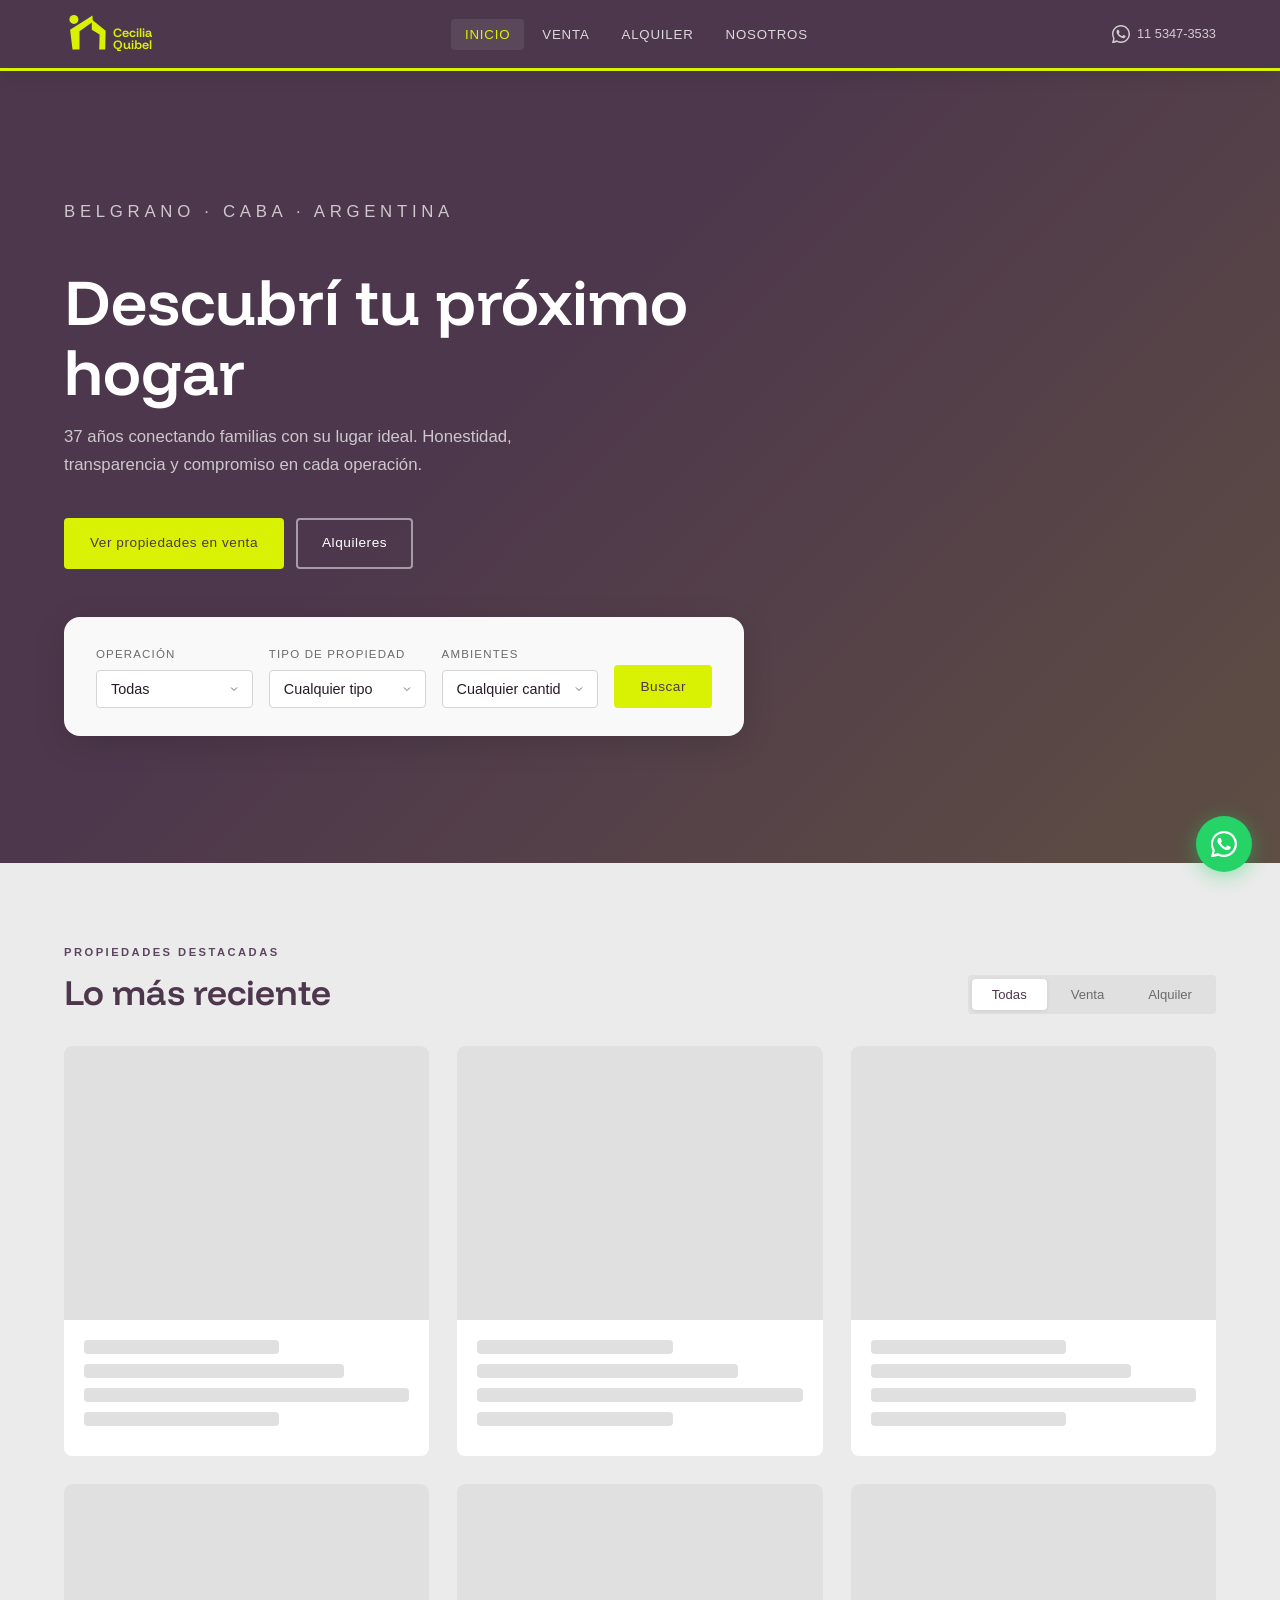
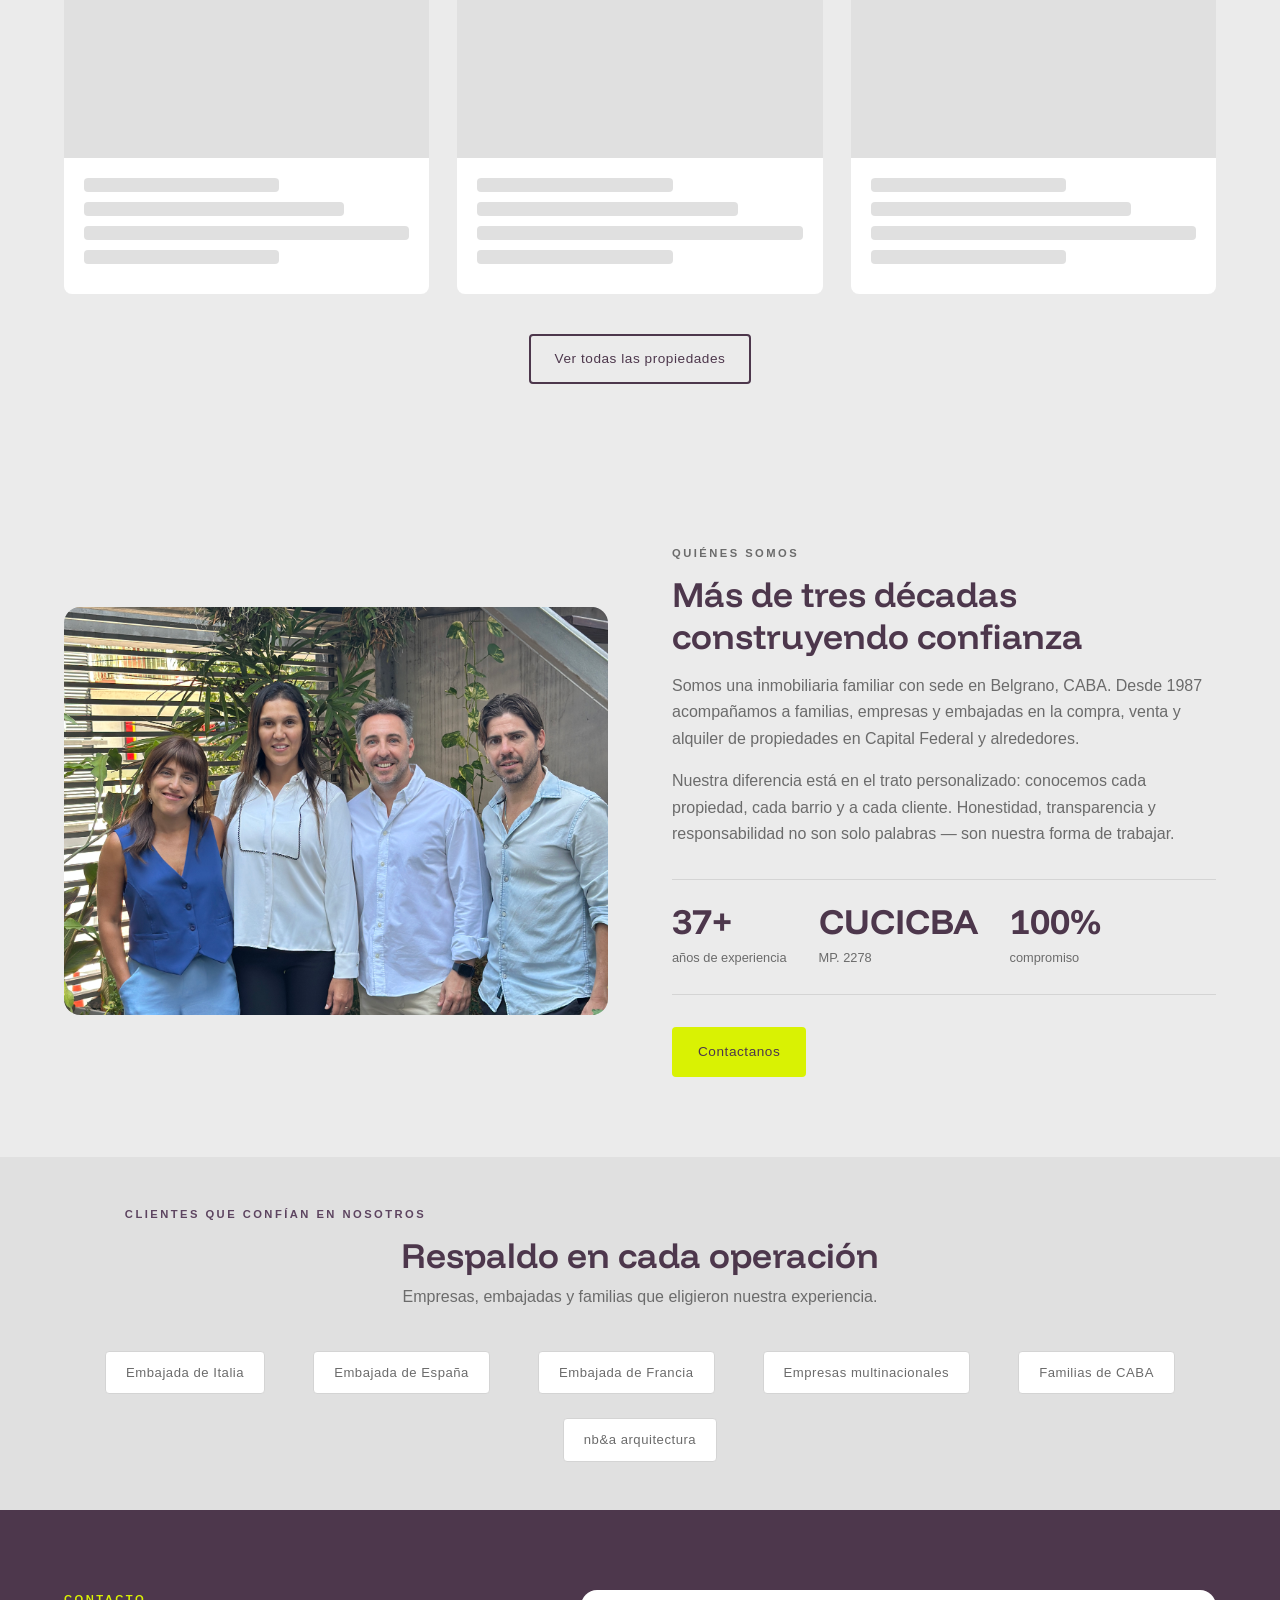
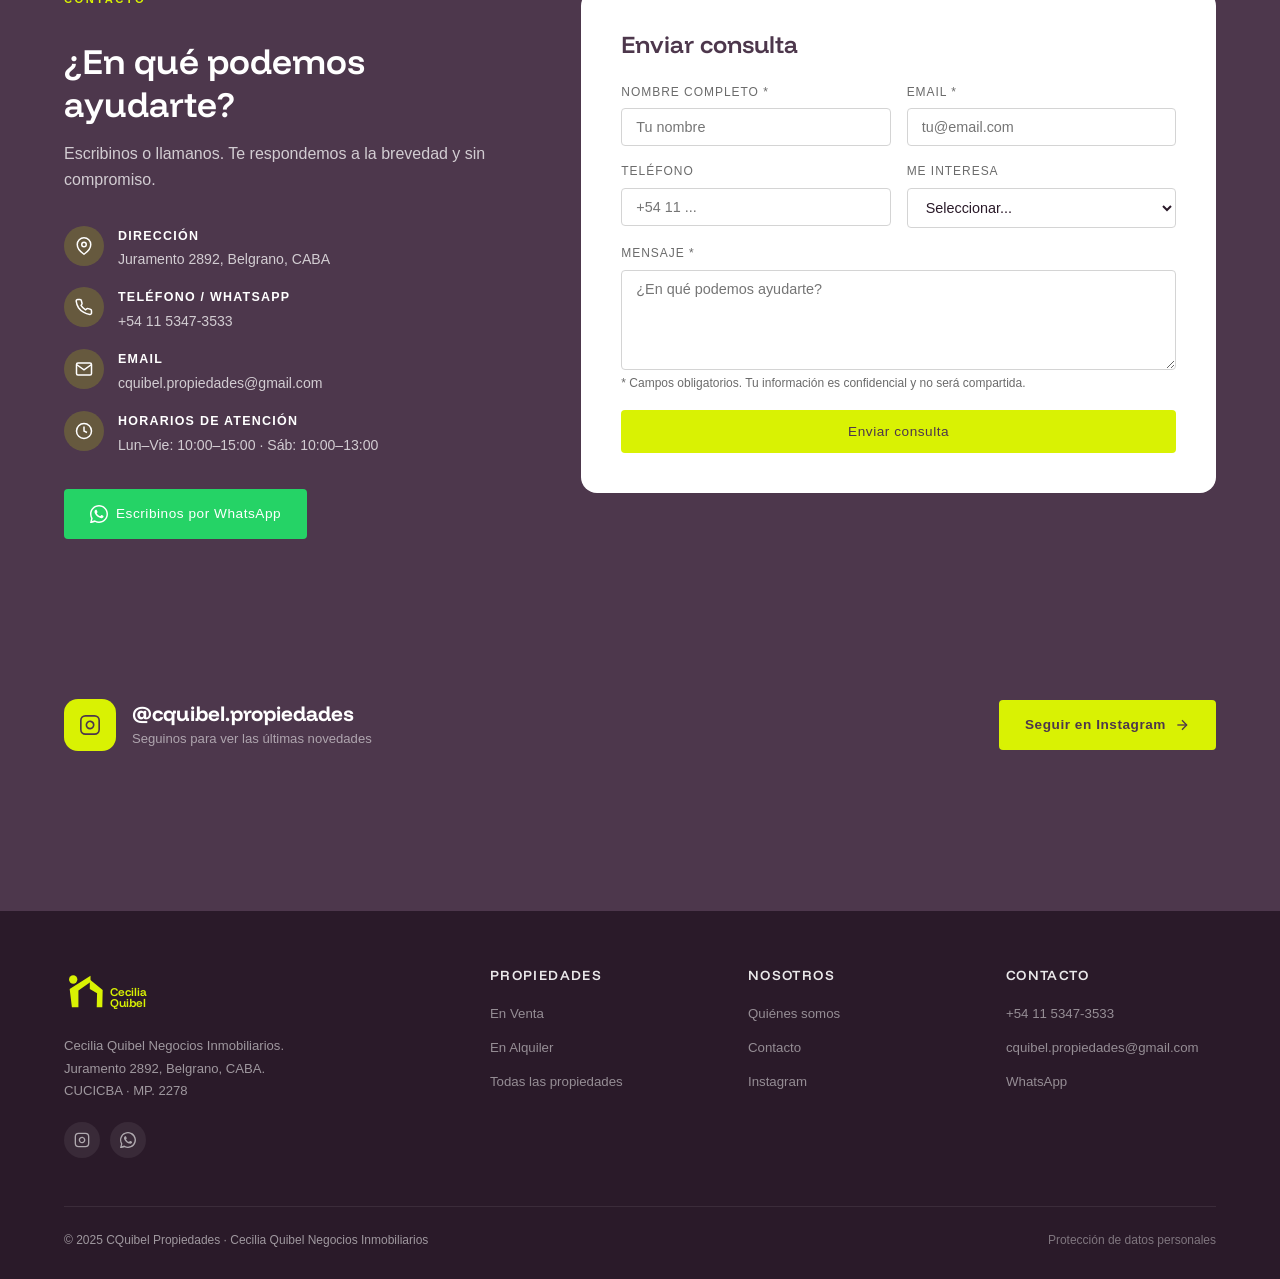
<file: index.html>
<!DOCTYPE html>
<html lang="es">
<head>
  <meta charset="UTF-8" />
  <meta name="viewport" content="width=device-width, initial-scale=1.0" />
  <title>CQuibel Propiedades — Belgrano, CABA</title>
  <meta name="description" content="Cecilia Quibel Negocios Inmobiliarios. 37 años de experiencia en Belgrano, CABA. Venta, alquiler y emprendimientos inmobiliarios con honestidad y transparencia." />
  <link rel="preconnect" href="https://fonts.googleapis.com" />
  <link rel="preconnect" href="https://fonts.gstatic.com" crossorigin />
  <link href="https://fonts.googleapis.com/css2?family=Funnel+Display:wght@300;400;500;600;700;800&display=swap" rel="stylesheet" />
  <link rel="stylesheet" href="css/style.css?v=2" />
</head>
<body>

<!-- ── HEADER ──────────────────────────────────────────────── -->
<header class="site-header" id="header">
  <div class="container">
    <nav class="nav-inner">
      <a href="index.html" class="nav-logo" aria-label="Cecilia Quibel Propiedades">
        <svg xmlns="http://www.w3.org/2000/svg" viewBox="0 0 1080 624.49" role="img" aria-hidden="true"><polygon fill="#d9f203" points="318.47 106.04 318.47 179.3 173.26 281.26 173.26 484.25 94.78 484.25 68.06 263.85 318.47 106.04"/><polygon fill="#d9f203" points="310.06 264.98 310.06 149.91 464.44 276.23 459.94 483.97 393.01 483.97 397.13 316.74 310.06 264.98"/><circle fill="#d9f203" cx="110.55" cy="149.91" r="49.94"/><text fill="#d9f203" font-size="139.85" font-family="'Funnel Display',system-ui,sans-serif" font-weight="600" transform="translate(547.52 347.09)">Cecilia <tspan x="0" y="136.87">Q</tspan><tspan letter-spacing="0" x="107.22" y="136.87">u</tspan><tspan x="197.77" y="136.87">ibel</tspan></text></svg>
      </a>

      <ul class="nav-menu" id="navMenu">
        <li><a href="index.html">Inicio</a></li>
        <li><a href="propiedades.html?op=venta">Venta</a></li>
        <li><a href="propiedades.html?op=alquiler">Alquiler</a></li>
        <li><a href="nosotros.html">Nosotros</a></li>
      </ul>

      <div class="nav-cta">
        <a href="https://wa.me/541153473533/?text=Hola%20Cecilia!%20Los%20contacto%20desde%20su%20web." class="nav-whatsapp" target="_blank" rel="noopener">
          <svg width="18" height="18" viewBox="0 0 24 24" fill="currentColor"><path d="M17.472 14.382c-.297-.149-1.758-.867-2.03-.967-.273-.099-.471-.148-.67.15-.197.297-.767.966-.94 1.164-.173.199-.347.223-.644.075-.297-.15-1.255-.463-2.39-1.475-.883-.788-1.48-1.761-1.653-2.059-.173-.297-.018-.458.13-.606.134-.133.298-.347.446-.52.149-.174.198-.298.298-.497.099-.198.05-.371-.025-.52-.075-.149-.669-1.612-.916-2.207-.242-.579-.487-.5-.669-.51-.173-.008-.371-.01-.57-.01-.198 0-.52.074-.792.372-.272.297-1.04 1.016-1.04 2.479 0 1.462 1.065 2.875 1.213 3.074.149.198 2.096 3.2 5.077 4.487.709.306 1.262.489 1.694.625.712.227 1.36.195 1.871.118.571-.085 1.758-.719 2.006-1.413.248-.694.248-1.289.173-1.413-.074-.124-.272-.198-.57-.347z"/><path d="M12 0C5.373 0 0 5.373 0 12c0 2.133.559 4.133 1.535 5.867L.057 23.776a.5.5 0 0 0 .614.64l6.102-1.597A11.94 11.94 0 0 0 12 24c6.627 0 12-5.373 12-12S18.627 0 12 0zm0 22c-1.885 0-3.65-.51-5.166-1.4l-.37-.217-3.828 1.003.964-3.717-.24-.386A10 10 0 0 1 2 12C2 6.477 6.477 2 12 2s10 4.477 10 10-4.477 10-10 10z"/></svg>
          <span>11 5347-3533</span>
        </a>
        <button class="nav-toggle" id="navToggle" aria-label="Abrir menú">
          <span></span><span></span><span></span>
        </button>
      </div>
    </nav>
  </div>
</header>

<!-- ── HERO ────────────────────────────────────────────────── -->
<section class="hero">
  <div class="hero-bg" id="heroBg"></div>
  <div class="hero-overlay"></div>
  <div class="container">
    <div class="hero-content">
      <p class="hero-label">Belgrano · CABA · Argentina</p>
      <h1>Descubrí tu próximo hogar</h1>
      <p>37 años conectando familias con su lugar ideal. Honestidad, transparencia y compromiso en cada operación.</p>
      <div class="hero-actions">
        <a href="propiedades.html?op=venta" class="btn btn-primary">Ver propiedades en venta</a>
        <a href="propiedades.html?op=alquiler" class="btn btn-outline-light">Alquileres</a>
      </div>
    </div>

    <!-- Search box -->
    <div class="search-box hero-search" style="max-width:680px;">
      <form id="heroSearchForm">
        <div class="search-grid">
          <div class="search-field">
            <label for="s-op">Operación</label>
            <select id="s-op" name="op">
              <option value="">Todas</option>
              <option value="venta">Venta</option>
              <option value="alquiler">Alquiler</option>
            </select>
          </div>
          <div class="search-field">
            <label for="s-type">Tipo de propiedad</label>
            <select id="s-type" name="type">
              <option value="">Cualquier tipo</option>
              <option value="Apartment">Departamento</option>
              <option value="House">Casa</option>
              <option value="Office">Oficina</option>
              <option value="PH">PH</option>
              <option value="Store">Local</option>
            </select>
          </div>
          <div class="search-field">
            <label for="s-rooms">Ambientes</label>
            <select id="s-rooms" name="rooms">
              <option value="">Cualquier cantidad</option>
              <option value="1">1 ambiente</option>
              <option value="2">2 ambientes</option>
              <option value="3">3 ambientes</option>
              <option value="4">4+ ambientes</option>
            </select>
          </div>
          <div>
            <button type="submit" class="btn btn-primary btn-full" style="height:100%;min-height:42px;">Buscar</button>
          </div>
        </div>
      </form>
    </div>
  </div>
</section>

<!-- ── FEATURED PROPERTIES ─────────────────────────────────── -->
<section class="section" id="featuredSection">
  <div class="container">
    <p class="section-label">Propiedades destacadas</p>
    <div style="display:flex; align-items:flex-end; justify-content:space-between; margin-bottom:32px; flex-wrap:wrap; gap:16px;">
      <h2 class="section-title" style="margin-bottom:0;">Lo más reciente</h2>
      <div class="op-tabs" id="featuredTabs">
        <button class="op-tab active" data-op="all">Todas</button>
        <button class="op-tab" data-op="Sale">Venta</button>
        <button class="op-tab" data-op="Rent">Alquiler</button>
      </div>
    </div>
    <div class="properties-grid loading-grid" id="featuredGrid"></div>
    <div style="text-align:center; margin-top:40px;">
      <a href="propiedades.html" class="btn btn-outline" id="viewAllBtn">Ver todas las propiedades</a>
    </div>
  </div>
</section>

<!-- ── ABOUT ────────────────────────────────────────────────── -->
<section class="section">
  <div class="container">
    <div class="about-section">
      <div class="about-image">
        <img src="img/equipo.jpg"
             alt="Equipo Cecilia Quibel Propiedades"
             style="width:100%; height:100%; object-fit:cover; object-position:center 35%;" />
      </div>
      <div class="about-text">
        <p class="section-label">Quiénes somos</p>
        <h2>Más de tres décadas<br>construyendo confianza</h2>
        <p>Somos una inmobiliaria familiar con sede en Belgrano, CABA. Desde 1987 acompañamos a familias, empresas y embajadas en la compra, venta y alquiler de propiedades en Capital Federal y alrededores.</p>
        <p>Nuestra diferencia está en el trato personalizado: conocemos cada propiedad, cada barrio y a cada cliente. Honestidad, transparencia y responsabilidad no son solo palabras — son nuestra forma de trabajar.</p>
        <div class="about-stats">
          <div class="stat-item">
            <strong>37+</strong>
            <span>años de experiencia</span>
          </div>
          <div class="stat-item">
            <strong>CUCICBA</strong>
            <span>MP. 2278</span>
          </div>
          <div class="stat-item">
            <strong>100%</strong>
            <span>compromiso</span>
          </div>
        </div>
        <a href="#contacto" class="btn btn-primary">Contactanos</a>
      </div>
    </div>
  </div>
</section>

<!-- ── TRUST / CLIENTS ──────────────────────────────────────── -->
<section class="section section-sm trust-section">
  <div class="container text-center">
    <p class="section-label">Clientes que confían en nosotros</p>
    <h2 style="margin-bottom:8px;">Respaldo en cada operación</h2>
    <p class="text-muted" style="margin: 0 auto 40px;">Empresas, embajadas y familias que eligieron nuestra experiencia.</p>
    <div class="trust-grid">
      <div class="trust-item">Embajada de Italia</div>
      <div class="trust-item">Embajada de España</div>
      <div class="trust-item">Embajada de Francia</div>
      <div class="trust-item">Empresas multinacionales</div>
      <div class="trust-item">Familias de CABA</div>
      <div class="trust-item">nb&a arquitectura</div>
    </div>
  </div>
</section>

<!-- ── CONTACT ──────────────────────────────────────────────── -->
<section class="section contact-section" id="contacto">
  <div class="container">
    <div class="contact-layout">
      <div class="contact-info">
        <p class="section-label">Contacto</p>
        <h2>¿En qué podemos<br>ayudarte?</h2>
        <p>Escribinos o llamanos. Te respondemos a la brevedad y sin compromiso.</p>
        <div class="contact-details">
          <div class="contact-item">
            <div class="contact-item-icon">
              <svg width="18" height="18" viewBox="0 0 24 24" fill="none" stroke="currentColor" stroke-width="2"><path d="M21 10c0 7-9 13-9 13s-9-6-9-13a9 9 0 0 1 18 0z"/><circle cx="12" cy="10" r="3"/></svg>
            </div>
            <div class="contact-item-text">
              <strong>Dirección</strong>
              Juramento 2892, Belgrano, CABA
            </div>
          </div>
          <div class="contact-item">
            <div class="contact-item-icon">
              <svg width="18" height="18" viewBox="0 0 24 24" fill="none" stroke="currentColor" stroke-width="2"><path d="M22 16.92v3a2 2 0 0 1-2.18 2 19.79 19.79 0 0 1-8.63-3.07A19.5 19.5 0 0 1 4.69 13a19.79 19.79 0 0 1-3.07-8.67A2 2 0 0 1 3.6 2h3a2 2 0 0 1 2 1.72c.127.96.361 1.903.7 2.81a2 2 0 0 1-.45 2.11L8.09 9.91a16 16 0 0 0 6 6l1.27-1.27a2 2 0 0 1 2.11-.45c.907.339 1.85.573 2.81.7A2 2 0 0 1 22 16.92z"/></svg>
            </div>
            <div class="contact-item-text">
              <strong>Teléfono / WhatsApp</strong>
              +54 11 5347-3533
            </div>
          </div>
          <div class="contact-item">
            <div class="contact-item-icon">
              <svg width="18" height="18" viewBox="0 0 24 24" fill="none" stroke="currentColor" stroke-width="2"><path d="M4 4h16c1.1 0 2 .9 2 2v12c0 1.1-.9 2-2 2H4c-1.1 0-2-.9-2-2V6c0-1.1.9-2 2-2z"/><polyline points="22,6 12,13 2,6"/></svg>
            </div>
            <div class="contact-item-text">
              <strong>Email</strong>
              cquibel.propiedades@gmail.com
            </div>
          </div>
          <div class="contact-item">
            <div class="contact-item-icon">
              <svg width="18" height="18" viewBox="0 0 24 24" fill="none" stroke="currentColor" stroke-width="2"><circle cx="12" cy="12" r="10"/><polyline points="12 6 12 12 16 14"/></svg>
            </div>
            <div class="contact-item-text">
              <strong>Horarios de atención</strong>
              Lun–Vie: 10:00–15:00 · Sáb: 10:00–13:00
            </div>
          </div>
        </div>
        <div style="margin-top:32px;">
          <a href="https://wa.me/541153473533/?text=Hola%20Cecilia!%20Los%20contacto%20desde%20su%20web." target="_blank" rel="noopener" class="btn btn-whatsapp">
            <svg width="18" height="18" viewBox="0 0 24 24" fill="currentColor"><path d="M17.472 14.382c-.297-.149-1.758-.867-2.03-.967-.273-.099-.471-.148-.67.15-.197.297-.767.966-.94 1.164-.173.199-.347.223-.644.075-.297-.15-1.255-.463-2.39-1.475-.883-.788-1.48-1.761-1.653-2.059-.173-.297-.018-.458.13-.606.134-.133.298-.347.446-.52.149-.174.198-.298.298-.497.099-.198.05-.371-.025-.52-.075-.149-.669-1.612-.916-2.207-.242-.579-.487-.5-.669-.51-.173-.008-.371-.01-.57-.01-.198 0-.52.074-.792.372-.272.297-1.04 1.016-1.04 2.479 0 1.462 1.065 2.875 1.213 3.074.149.198 2.096 3.2 5.077 4.487.709.306 1.262.489 1.694.625.712.227 1.36.195 1.871.118.571-.085 1.758-.719 2.006-1.413.248-.694.248-1.289.173-1.413-.074-.124-.272-.198-.57-.347z"/><path d="M12 0C5.373 0 0 5.373 0 12c0 2.133.559 4.133 1.535 5.867L.057 23.776a.5.5 0 0 0 .614.64l6.102-1.597A11.94 11.94 0 0 0 12 24c6.627 0 12-5.373 12-12S18.627 0 12 0zm0 22c-1.885 0-3.65-.51-5.166-1.4l-.37-.217-3.828 1.003.964-3.717-.24-.386A10 10 0 0 1 2 12C2 6.477 6.477 2 12 2s10 4.477 10 10-4.477 10-10 10z"/></svg>
            Escribinos por WhatsApp
          </a>
        </div>
      </div>

      <div class="contact-form-box">
        <h3 style="margin-bottom:24px;">Enviar consulta</h3>
        <form class="contact-form" data-action="https://formspree.io/f/REPLACE_ME">
          <div class="form-grid">
            <div class="form-field">
              <label for="c-name">Nombre completo *</label>
              <input type="text" id="c-name" name="name" required placeholder="Tu nombre" />
            </div>
            <div class="form-field">
              <label for="c-email">Email *</label>
              <input type="email" id="c-email" name="email" required placeholder="tu@email.com" />
            </div>
            <div class="form-field">
              <label for="c-phone">Teléfono</label>
              <input type="tel" id="c-phone" name="phone" placeholder="+54 11 ..." />
            </div>
            <div class="form-field">
              <label for="c-interest">Me interesa</label>
              <select id="c-interest" name="property">
                <option value="">Seleccionar...</option>
                <option>Comprar una propiedad</option>
                <option>Alquilar una propiedad</option>
                <option>Vender / tasar mi propiedad</option>
                <option>Emprendimientos</option>
                <option>Otra consulta</option>
              </select>
            </div>
            <div class="form-field full">
              <label for="c-msg">Mensaje *</label>
              <textarea id="c-msg" name="message" required placeholder="¿En qué podemos ayudarte?"></textarea>
            </div>
          </div>
          <p class="form-note">* Campos obligatorios. Tu información es confidencial y no será compartida.</p>
          <button type="submit" class="btn btn-primary btn-full" style="margin-top:16px;">Enviar consulta</button>
          <div class="form-status"></div>
        </form>
      </div>
    </div>
  </div>
</section>

<!-- ── INSTAGRAM ─────────────────────────────────────────────── -->
<section class="instagram-section">
  <div class="container">
    <div class="instagram-header">
      <div class="instagram-brand">
        <div class="ig-icon">
          <svg width="22" height="22" viewBox="0 0 24 24" fill="none" stroke="currentColor" stroke-width="1.8"><rect x="2" y="2" width="20" height="20" rx="5" ry="5"/><path d="M16 11.37A4 4 0 1 1 12.63 8 4 4 0 0 1 16 11.37z"/><line x1="17.5" y1="6.5" x2="17.51" y2="6.5"/></svg>
        </div>
        <div>
          <p class="ig-handle">@cquibel.propiedades</p>
          <p class="ig-sub">Seguinos para ver las últimas novedades</p>
        </div>
      </div>
      <a href="https://www.instagram.com/cquibel.propiedades/" target="_blank" rel="noopener" class="btn btn-ig">
        Seguir en Instagram
        <svg width="16" height="16" viewBox="0 0 24 24" fill="none" stroke="currentColor" stroke-width="2"><line x1="5" y1="12" x2="19" y2="12"/><polyline points="12 5 19 12 12 19"/></svg>
      </a>
    </div>

    <div class="ig-embed-posts">
      <div class="ig-embed-post">
        <blockquote class="instagram-media" data-instgrm-captioned data-instgrm-permalink="https://www.instagram.com/reel/DVwjW42kUec/?utm_source=ig_embed&amp;utm_campaign=loading" data-instgrm-version="14" style="background:#FFF;border:0;border-radius:12px;box-shadow:0 8px 32px rgba(0,0,0,0.25);margin:0;max-width:100%;min-width:280px;padding:0;width:100%;"></blockquote>
      </div>
      <div class="ig-embed-post">
        <blockquote class="instagram-media" data-instgrm-captioned data-instgrm-permalink="https://www.instagram.com/reel/DWKS-mgiHYH/?utm_source=ig_embed&amp;utm_campaign=loading" data-instgrm-version="14" style="background:#FFF;border:0;border-radius:12px;box-shadow:0 8px 32px rgba(0,0,0,0.25);margin:0;max-width:100%;min-width:280px;padding:0;width:100%;"></blockquote>
      </div>
      <div class="ig-embed-post">
        <blockquote class="instagram-media" data-instgrm-captioned data-instgrm-permalink="https://www.instagram.com/reel/DWWefNsDmqU/?utm_source=ig_embed&amp;utm_campaign=loading" data-instgrm-version="14" style="background:#FFF;border:0;border-radius:12px;box-shadow:0 8px 32px rgba(0,0,0,0.25);margin:0;max-width:100%;min-width:280px;padding:0;width:100%;"></blockquote>
      </div>
    </div>
    <script async src="//www.instagram.com/embed.js"></script>
  </div>
</section>

<!-- ── FOOTER ───────────────────────────────────────────────── -->
<footer class="site-footer">
  <div class="container">
    <div class="footer-grid">
      <div class="footer-brand">
        <svg class="footer-logo-img" xmlns="http://www.w3.org/2000/svg" viewBox="0 0 1080 624.49" aria-label="Cecilia Quibel Propiedades"><polygon fill="#d9f203" points="318.47 106.04 318.47 179.3 173.26 281.26 173.26 484.25 94.78 484.25 68.06 263.85 318.47 106.04"/><polygon fill="#d9f203" points="310.06 264.98 310.06 149.91 464.44 276.23 459.94 483.97 393.01 483.97 397.13 316.74 310.06 264.98"/><circle fill="#d9f203" cx="110.55" cy="149.91" r="49.94"/><text fill="#d9f203" font-size="139.85" font-family="'Funnel Display',system-ui,sans-serif" font-weight="600" transform="translate(547.52 347.09)">Cecilia <tspan x="0" y="136.87">Q</tspan><tspan letter-spacing="0" x="107.22" y="136.87">u</tspan><tspan x="197.77" y="136.87">ibel</tspan></text></svg>
        <p>Cecilia Quibel Negocios Inmobiliarios.<br>Juramento 2892, Belgrano, CABA.<br>CUCICBA · MP. 2278</p>
        <div class="footer-social">
          <a href="https://www.instagram.com/cquibel.propiedades/" target="_blank" rel="noopener" aria-label="Instagram">
            <svg width="16" height="16" viewBox="0 0 24 24" fill="none" stroke="currentColor" stroke-width="2"><rect x="2" y="2" width="20" height="20" rx="5" ry="5"/><path d="M16 11.37A4 4 0 1 1 12.63 8 4 4 0 0 1 16 11.37z"/><line x1="17.5" y1="6.5" x2="17.51" y2="6.5"/></svg>
          </a>
          <a href="https://wa.me/541153473533" target="_blank" rel="noopener" aria-label="WhatsApp">
            <svg width="16" height="16" viewBox="0 0 24 24" fill="currentColor"><path d="M17.472 14.382c-.297-.149-1.758-.867-2.03-.967-.273-.099-.471-.148-.67.15-.197.297-.767.966-.94 1.164-.173.199-.347.223-.644.075-.297-.15-1.255-.463-2.39-1.475-.883-.788-1.48-1.761-1.653-2.059-.173-.297-.018-.458.13-.606.134-.133.298-.347.446-.52.149-.174.198-.298.298-.497.099-.198.05-.371-.025-.52-.075-.149-.669-1.612-.916-2.207-.242-.579-.487-.5-.669-.51-.173-.008-.371-.01-.57-.01-.198 0-.52.074-.792.372-.272.297-1.04 1.016-1.04 2.479 0 1.462 1.065 2.875 1.213 3.074.149.198 2.096 3.2 5.077 4.487.709.306 1.262.489 1.694.625.712.227 1.36.195 1.871.118.571-.085 1.758-.719 2.006-1.413.248-.694.248-1.289.173-1.413z"/><path d="M12 0C5.373 0 0 5.373 0 12c0 2.133.559 4.133 1.535 5.867L.057 23.776a.5.5 0 0 0 .614.64l6.102-1.597A11.94 11.94 0 0 0 12 24c6.627 0 12-5.373 12-12S18.627 0 12 0zm0 22a10 10 0 0 1-5.166-1.4l-.37-.217-3.828 1.003.964-3.717-.24-.386A10 10 0 1 1 12 22z"/></svg>
          </a>
        </div>
      </div>
      <div class="footer-col">
        <h4>Propiedades</h4>
        <ul>
          <li><a href="propiedades.html?op=venta">En Venta</a></li>
          <li><a href="propiedades.html?op=alquiler">En Alquiler</a></li>
          <li><a href="propiedades.html">Todas las propiedades</a></li>
        </ul>
      </div>
      <div class="footer-col">
        <h4>Nosotros</h4>
        <ul>
          <li><a href="nosotros.html">Quiénes somos</a></li>
          <li><a href="index.html#contacto">Contacto</a></li>
          <li><a href="https://www.instagram.com/cquibel.propiedades/" target="_blank">Instagram</a></li>
        </ul>
      </div>
      <div class="footer-col">
        <h4>Contacto</h4>
        <ul>
          <li><a href="tel:+541153473533">+54 11 5347-3533</a></li>
          <li><a href="mailto:cquibel.propiedades@gmail.com">cquibel.propiedades@gmail.com</a></li>
          <li><a href="https://wa.me/541153473533" target="_blank">WhatsApp</a></li>
        </ul>
      </div>
    </div>
    <div class="footer-bottom">
      <span>© 2025 CQuibel Propiedades · Cecilia Quibel Negocios Inmobiliarios</span>
      <a href="https://www.argentina.gob.ar/aaip/datospersonales" target="_blank" rel="noopener">Protección de datos personales</a>
    </div>
  </div>
</footer>

<!-- ── WHATSAPP FLOAT ────────────────────────────────────────── -->
<a href="https://wa.me/541153473533/?text=Hola%20Cecilia!%20Los%20contacto%20desde%20su%20web."
   class="whatsapp-float" target="_blank" rel="noopener" aria-label="Contactar por WhatsApp">
  <svg width="26" height="26" viewBox="0 0 24 24" fill="currentColor"><path d="M17.472 14.382c-.297-.149-1.758-.867-2.03-.967-.273-.099-.471-.148-.67.15-.197.297-.767.966-.94 1.164-.173.199-.347.223-.644.075-.297-.15-1.255-.463-2.39-1.475-.883-.788-1.48-1.761-1.653-2.059-.173-.297-.018-.458.13-.606.134-.133.298-.347.446-.52.149-.174.198-.298.298-.497.099-.198.05-.371-.025-.52-.075-.149-.669-1.612-.916-2.207-.242-.579-.487-.5-.669-.51-.173-.008-.371-.01-.57-.01-.198 0-.52.074-.792.372-.272.297-1.04 1.016-1.04 2.479 0 1.462 1.065 2.875 1.213 3.074.149.198 2.096 3.2 5.077 4.487.709.306 1.262.489 1.694.625.712.227 1.36.195 1.871.118.571-.085 1.758-.719 2.006-1.413.248-.694.248-1.289.173-1.413-.074-.124-.272-.198-.57-.347z"/><path d="M12 0C5.373 0 0 5.373 0 12c0 2.133.559 4.133 1.535 5.867L.057 23.776a.5.5 0 0 0 .614.64l6.102-1.597A11.94 11.94 0 0 0 12 24c6.627 0 12-5.373 12-12S18.627 0 12 0zm0 22a10 10 0 0 1-5.166-1.4l-.37-.217-3.828 1.003.964-3.717-.24-.386A10 10 0 1 1 12 22z"/></svg>
</a>

<script src="js/tokko.js"></script>
<script src="js/main.js"></script>
<script>
// ── Hero background: load first property photo ──
TOKKO.getProperties({ limit: 6 }).then(data => {
  // Set hero background from first property with photo
  const withPhoto = data.objects.find(p => p.photos && p.photos.length > 0);
  if (withPhoto) {
    document.getElementById('heroBg').style.backgroundImage = `url('${withPhoto.photos[0].image}')`;
  }
  renderFeatured(data.objects, 'all');
}).catch(console.error);


let allFeatured = [];
function renderFeatured(props, op) {
  allFeatured = props;
  const grid = document.getElementById('featuredGrid');
  const filtered = op === 'all' ? props : props.filter(p => TOKKO.getOperationType(p) === op);
  if (filtered.length === 0) {
    grid.innerHTML = `<div class="empty-state"><p>No hay propiedades disponibles.</p></div>`;
    return;
  }
  grid.innerHTML = filtered.slice(0, 6).map(buildPropertyCard).join('');
}

document.getElementById('featuredTabs').addEventListener('click', e => {
  const btn = e.target.closest('.op-tab');
  if (!btn) return;
  document.querySelectorAll('#featuredTabs .op-tab').forEach(b => b.classList.remove('active'));
  btn.classList.add('active');
  renderFeatured(allFeatured, btn.dataset.op);
});

// Hero search
document.getElementById('heroSearchForm').addEventListener('submit', e => {
  e.preventDefault();
  const op    = document.getElementById('s-op').value;
  const type  = document.getElementById('s-type').value;
  const rooms = document.getElementById('s-rooms').value;
  const params = new URLSearchParams();
  if (op)    params.set('op', op);
  if (type)  params.set('type', type);
  if (rooms) params.set('rooms', rooms);
  window.location = `propiedades.html?${params}`;
});

// Skeleton while loading
renderSkeletons(document.getElementById('featuredGrid'), 6);
</script>
</body>
</html>
</file>
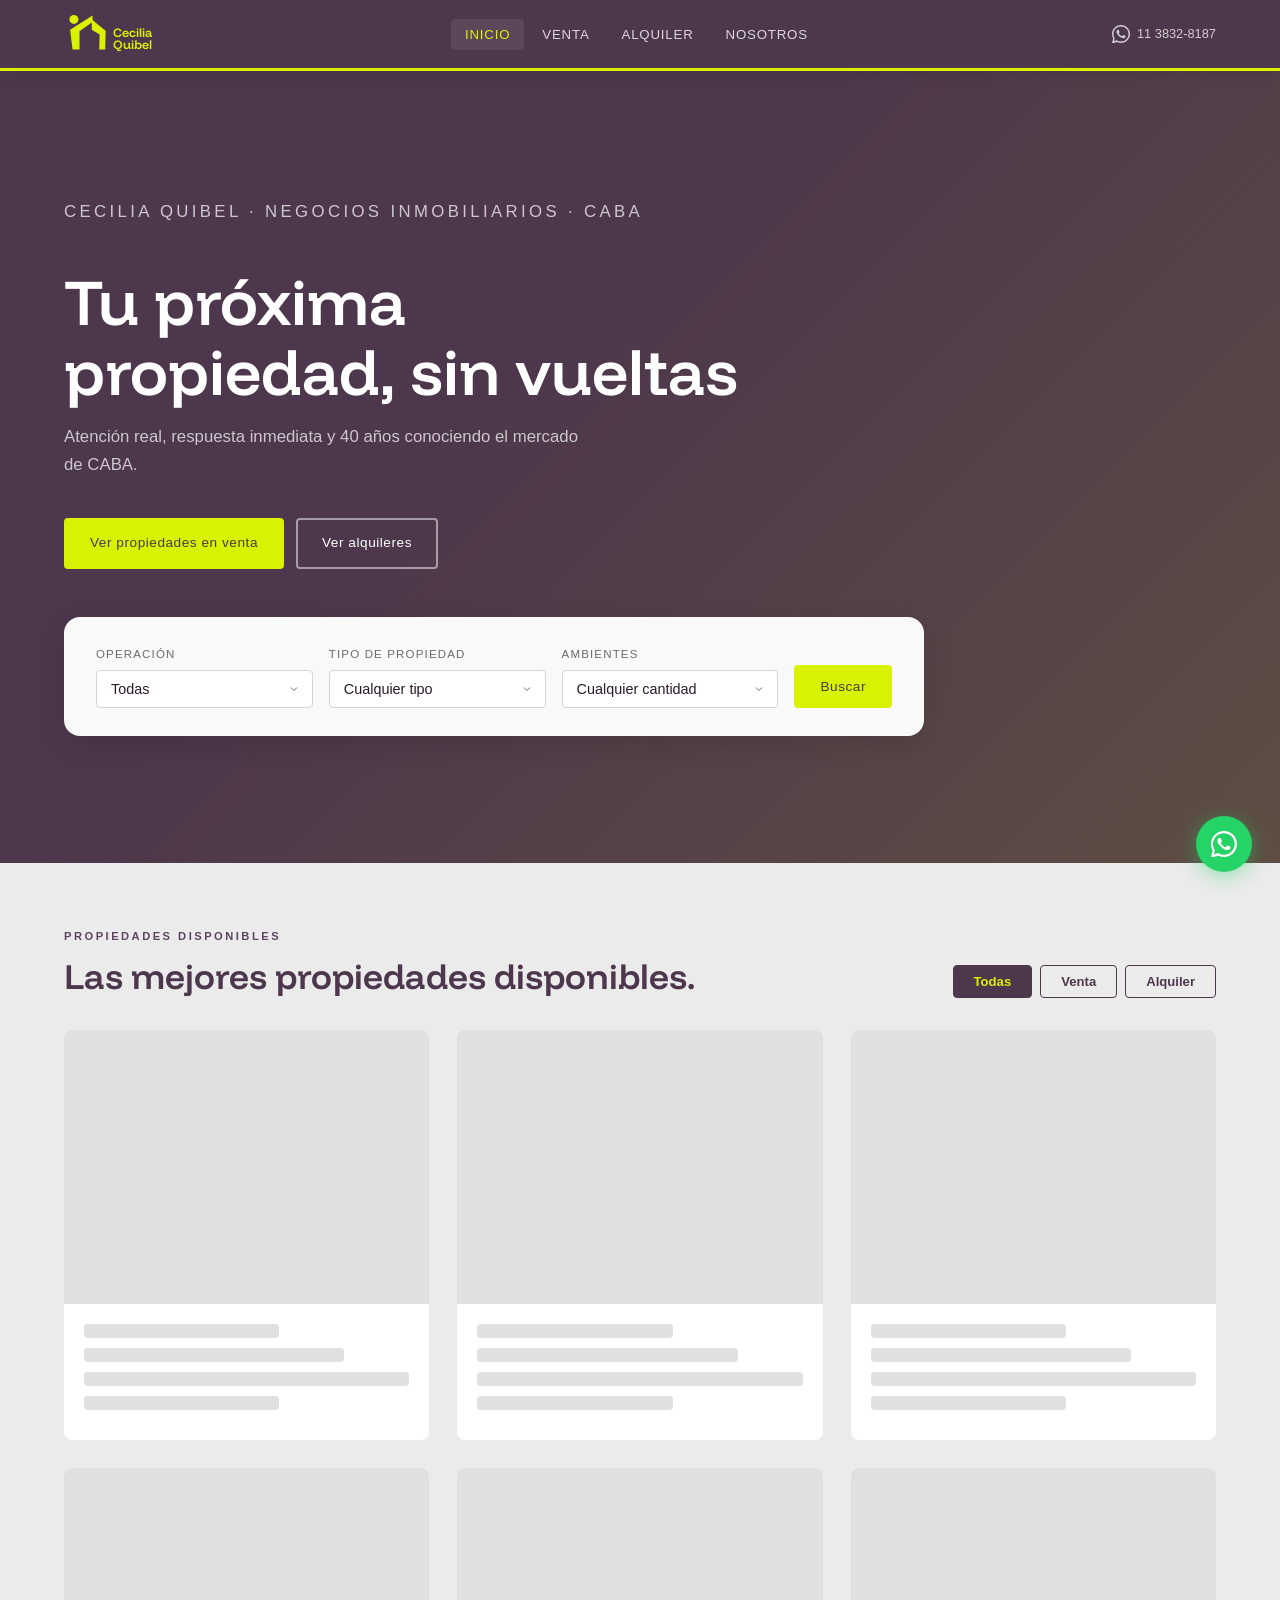
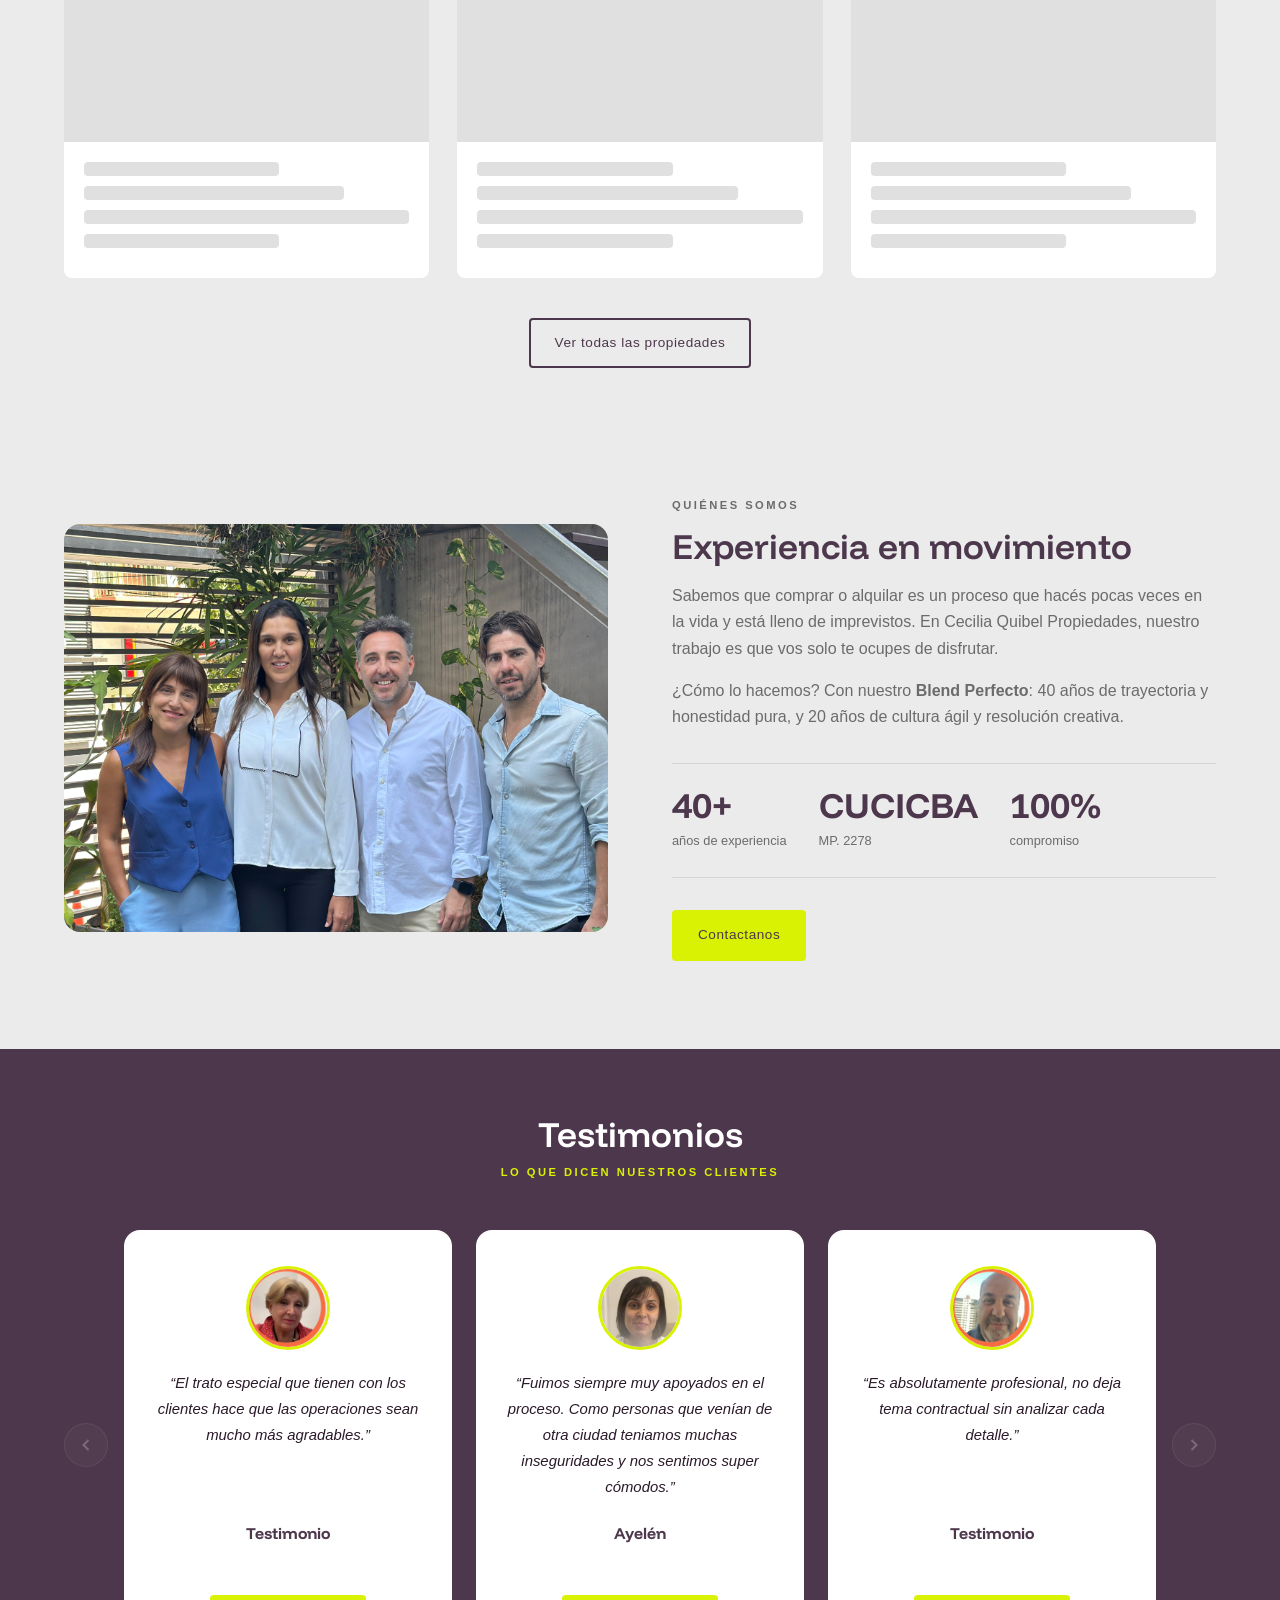
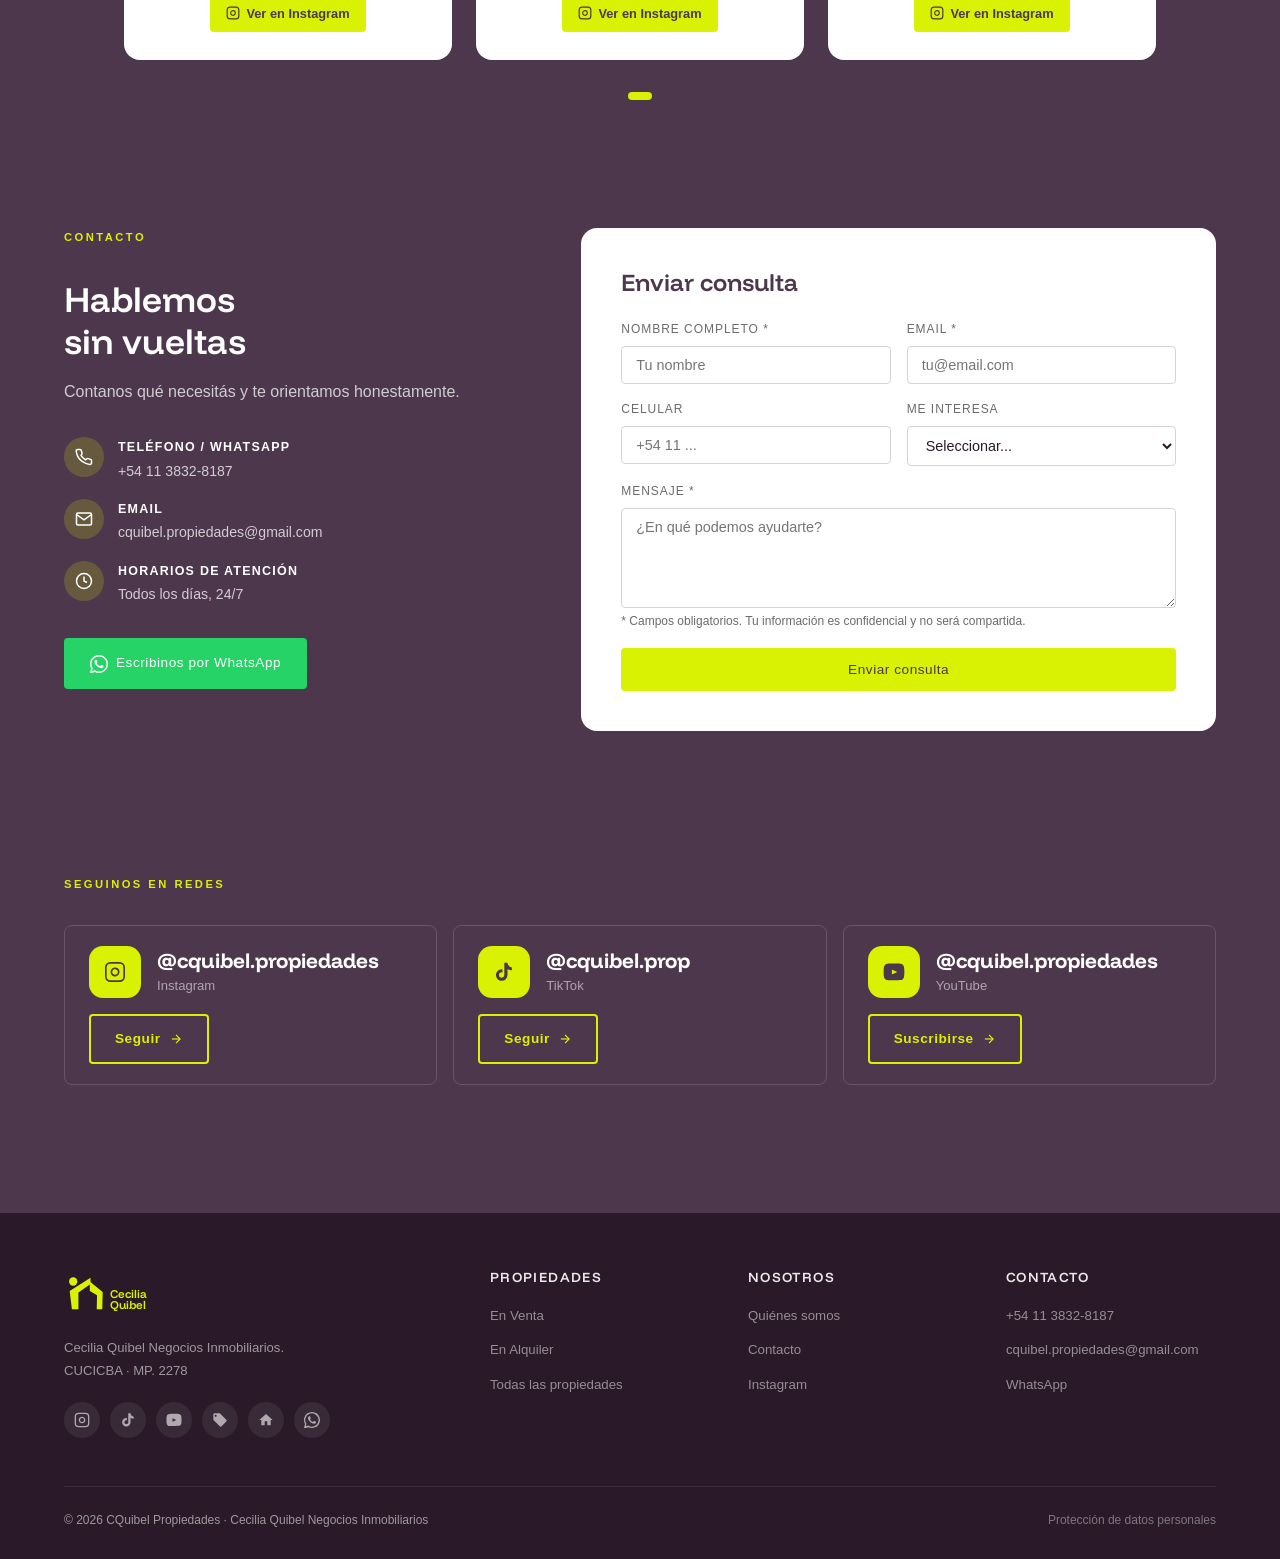
<file: cquibel-web/index.html>
<!DOCTYPE html>
<html lang="es">
<head>
  <meta charset="UTF-8" />
  <meta name="viewport" content="width=device-width, initial-scale=1.0" />
  <title>CQuibel Propiedades — CABA</title>
  <meta name="description" content="Cecilia Quibel Negocios Inmobiliarios. 40 años de experiencia en CABA. Venta y alquiler de propiedades con honestidad, transparencia y atención real." />
  <link rel="preconnect" href="https://fonts.googleapis.com" />
  <link rel="preconnect" href="https://fonts.gstatic.com" crossorigin />
  <link href="https://fonts.googleapis.com/css2?family=Funnel+Display:wght@300;400;500;600;700;800&display=swap" rel="stylesheet" />
  <link rel="stylesheet" href="css/style.css?v=2" />
</head>
<body>

<!-- ── HEADER ──────────────────────────────────────────────── -->
<header class="site-header" id="header">
  <div class="container">
    <nav class="nav-inner">
      <a href="index.html" class="nav-logo" aria-label="Cecilia Quibel Propiedades">
        <svg xmlns="http://www.w3.org/2000/svg" viewBox="0 0 1080 624.49" role="img" aria-hidden="true"><polygon fill="#d9f203" points="318.47 106.04 318.47 179.3 173.26 281.26 173.26 484.25 94.78 484.25 68.06 263.85 318.47 106.04"/><polygon fill="#d9f203" points="310.06 264.98 310.06 149.91 464.44 276.23 459.94 483.97 393.01 483.97 397.13 316.74 310.06 264.98"/><circle fill="#d9f203" cx="110.55" cy="149.91" r="49.94"/><text fill="#d9f203" font-size="139.85" font-family="'Funnel Display',system-ui,sans-serif" font-weight="600" transform="translate(547.52 347.09)">Cecilia <tspan x="0" y="136.87">Q</tspan><tspan letter-spacing="0" x="107.22" y="136.87">u</tspan><tspan x="197.77" y="136.87">ibel</tspan></text></svg>
      </a>

      <ul class="nav-menu" id="navMenu">
        <li><a href="index.html">Inicio</a></li>
        <li><a href="propiedades.html?op=venta">Venta</a></li>
        <li><a href="propiedades.html?op=alquiler">Alquiler</a></li>
        <li><a href="nosotros.html">Nosotros</a></li>
      </ul>

      <div class="nav-cta">
        <a href="https://wa.me/541138328187/?text=Hola%20Cecilia!%20Los%20contacto%20desde%20su%20web." class="nav-whatsapp" target="_blank" rel="noopener">
          <svg width="18" height="18" viewBox="0 0 24 24" fill="currentColor"><path d="M17.472 14.382c-.297-.149-1.758-.867-2.03-.967-.273-.099-.471-.148-.67.15-.197.297-.767.966-.94 1.164-.173.199-.347.223-.644.075-.297-.15-1.255-.463-2.39-1.475-.883-.788-1.48-1.761-1.653-2.059-.173-.297-.018-.458.13-.606.134-.133.298-.347.446-.52.149-.174.198-.298.298-.497.099-.198.05-.371-.025-.52-.075-.149-.669-1.612-.916-2.207-.242-.579-.487-.5-.669-.51-.173-.008-.371-.01-.57-.01-.198 0-.52.074-.792.372-.272.297-1.04 1.016-1.04 2.479 0 1.462 1.065 2.875 1.213 3.074.149.198 2.096 3.2 5.077 4.487.709.306 1.262.489 1.694.625.712.227 1.36.195 1.871.118.571-.085 1.758-.719 2.006-1.413.248-.694.248-1.289.173-1.413-.074-.124-.272-.198-.57-.347z"/><path d="M12 0C5.373 0 0 5.373 0 12c0 2.133.559 4.133 1.535 5.867L.057 23.776a.5.5 0 0 0 .614.64l6.102-1.597A11.94 11.94 0 0 0 12 24c6.627 0 12-5.373 12-12S18.627 0 12 0zm0 22c-1.885 0-3.65-.51-5.166-1.4l-.37-.217-3.828 1.003.964-3.717-.24-.386A10 10 0 0 1 2 12C2 6.477 6.477 2 12 2s10 4.477 10 10-4.477 10-10 10z"/></svg>
          <span>11 3832-8187</span>
        </a>
        <button class="nav-toggle" id="navToggle" aria-label="Abrir menú">
          <span></span><span></span><span></span>
        </button>
      </div>
    </nav>
  </div>
</header>

<!-- ── HERO ────────────────────────────────────────────────── -->
<section class="hero">
  <div class="hero-bg" id="heroBg"></div>
  <div class="hero-overlay"></div>
  <div class="container">
    <div class="hero-content">
      <p class="hero-label">Cecilia Quibel · Negocios Inmobiliarios · CABA</p>
      <h1>Tu próxima propiedad, sin vueltas</h1>
      <p>Atención real, respuesta inmediata y 40 años conociendo el mercado de CABA.</p>
      <div class="hero-actions">
        <a href="propiedades.html?op=venta" class="btn btn-primary">Ver propiedades en venta</a>
        <a href="propiedades.html?op=alquiler" class="btn btn-outline-light">Ver alquileres</a>
      </div>
    </div>

    <!-- Search box -->
    <div class="search-box hero-search" style="max-width:860px;">
      <form id="heroSearchForm">
        <div class="search-grid">
          <div class="search-field">
            <label for="s-op">Operación</label>
            <select id="s-op" name="op">
              <option value="">Todas</option>
              <option value="venta">Venta</option>
              <option value="alquiler">Alquiler</option>
            </select>
          </div>
          <div class="search-field">
            <label for="s-type">Tipo de propiedad</label>
            <select id="s-type" name="type">
              <option value="">Cualquier tipo</option>
              <option value="Apartment">Departamento</option>
              <option value="House">Casa</option>
              <option value="Office">Oficina</option>
              <option value="PH">PH</option>
              <option value="Store">Local</option>
            </select>
          </div>
          <div class="search-field">
            <label for="s-rooms">Ambientes</label>
            <select id="s-rooms" name="rooms">
              <option value="">Cualquier cantidad</option>
              <option value="1">1 ambiente</option>
              <option value="2">2 ambientes</option>
              <option value="3">3 ambientes</option>
              <option value="4">4+ ambientes</option>
            </select>
          </div>
          <div>
            <button type="submit" class="btn btn-primary btn-full" style="height:100%;min-height:42px;">Buscar</button>
          </div>
        </div>
      </form>
    </div>
  </div>
</section>

<!-- ── FEATURED PROPERTIES ─────────────────────────────────── -->
<section class="section" id="featuredSection">
  <div class="container">
    <p class="section-label">Propiedades disponibles</p>
    <div style="display:flex; align-items:flex-end; justify-content:space-between; margin-bottom:32px; flex-wrap:wrap; gap:16px;">
      <h2 class="section-title" style="margin-bottom:0;">Las mejores propiedades disponibles.</h2>
      <div class="op-tabs" id="featuredTabs">
        <button class="op-tab active" data-op="all">Todas</button>
        <button class="op-tab" data-op="Sale">Venta</button>
        <button class="op-tab" data-op="Rent">Alquiler</button>
      </div>
    </div>
    <div class="properties-grid loading-grid" id="featuredGrid"></div>
    <div style="text-align:center; margin-top:40px;">
      <a href="propiedades.html" class="btn btn-outline" id="viewAllBtn">Ver todas las propiedades</a>
    </div>
  </div>
</section>

<!-- ── ABOUT ────────────────────────────────────────────────── -->
<section class="section" style="padding-bottom: 88px;">
  <div class="container">
    <div class="about-section">
      <div class="about-image">
        <img src="img/equipo.jpg"
             alt="Equipo Cecilia Quibel Propiedades"
             style="width:100%; height:100%; object-fit:cover; object-position:center 35%;" />
      </div>
      <div class="about-text">
        <p class="section-label">Quiénes somos</p>
        <h2>Experiencia en movimiento</h2>
        <p>Sabemos que comprar o alquilar es un proceso que hacés pocas veces en la vida y está lleno de imprevistos. En Cecilia Quibel Propiedades, nuestro trabajo es que vos solo te ocupes de disfrutar.</p>
        <p>¿Cómo lo hacemos? Con nuestro <strong>Blend Perfecto</strong>: 40 años de trayectoria y honestidad pura, y 20 años de cultura ágil y resolución creativa.</p>
        <div class="about-stats">
          <div class="stat-item">
            <strong>40+</strong>
            <span>años de experiencia</span>
          </div>
          <div class="stat-item">
            <strong>CUCICBA</strong>
            <span>MP. 2278</span>
          </div>
          <div class="stat-item">
            <strong>100%</strong>
            <span>compromiso</span>
          </div>
        </div>
        <a href="#contacto" class="btn btn-primary">Contactanos</a>
      </div>
    </div>
  </div>
</section>

<!-- ── TESTIMONIALS ──────────────────────────────────────── -->
<section class="section testimonials-section">
  <div class="container">
    <div class="text-center" style="margin-bottom:48px;">
      <h2>Testimonios</h2>
      <p class="section-label" style="margin-top:8px;">Lo que dicen nuestros clientes</p>
    </div>
    <div class="testi-wrapper">
      <button class="testi-arrow" id="testiPrev" aria-label="Testimonio anterior">
        <svg width="20" height="20" viewBox="0 0 24 24" fill="none" stroke="currentColor" stroke-width="2.5"><polyline points="15 18 9 12 15 6"/></svg>
      </button>
      <div class="testi-clip">
        <div class="testi-track" id="testiTrack">

          <!-- TESTIMONIO 1 -->
          <div class="testi-card">
            <div class="testi-photo">
              <img src="img/testimonios/cliente-1.png" alt="Testimonio 1"
                   onerror="this.style.display='none';this.nextElementSibling.style.display='block'">
              <svg width="40" height="40" viewBox="0 0 24 24" fill="currentColor" style="display:none"><path d="M12 12c2.7 0 4.8-2.1 4.8-4.8S14.7 2.4 12 2.4 7.2 4.5 7.2 7.2 9.3 12 12 12zm0 2.4c-3.2 0-9.6 1.6-9.6 4.8v2.4h19.2v-2.4c0-3.2-6.4-4.8-9.6-4.8z"/></svg>
            </div>
            <blockquote class="testi-quote">El trato especial que tienen con los clientes hace que las operaciones sean mucho más agradables.</blockquote>
            <div class="testi-author">
              <strong>Testimonio</strong>
              <span>&nbsp;</span>
            </div>
            <a href="https://www.instagram.com/tv/CbTawyIgpAq/?utm_source=ig_web_button_share_sheet&igsh=MzRlODBiNWFlZA==" target="_blank" rel="noopener" class="testi-ig-btn">
              <svg width="14" height="14" viewBox="0 0 24 24" fill="none" stroke="currentColor" stroke-width="2"><rect x="2" y="2" width="20" height="20" rx="5"/><path d="M16 11.37A4 4 0 1 1 12.63 8 4 4 0 0 1 16 11.37z"/><line x1="17.5" y1="6.5" x2="17.51" y2="6.5"/></svg>
              Ver en Instagram
            </a>
          </div>
                    <div class="testi-card">
            <div class="testi-photo">
              <img src="img/testimonios/cliente-2.png" alt="Testimonio 2"
                   onerror="this.style.display='none';this.nextElementSibling.style.display='block'">
              <svg width="40" height="40" viewBox="0 0 24 24" fill="currentColor" style="display:none"><path d="M12 12c2.7 0 4.8-2.1 4.8-4.8S14.7 2.4 12 2.4 7.2 4.5 7.2 7.2 9.3 12 12 12zm0 2.4c-3.2 0-9.6 1.6-9.6 4.8v2.4h19.2v-2.4c0-3.2-6.4-4.8-9.6-4.8z"/></svg>
            </div>
            <blockquote class="testi-quote">Fuimos siempre muy apoyados en el proceso. Como personas que venían de otra ciudad teniamos muchas inseguridades y nos sentimos super cómodos.</blockquote>
            <div class="testi-author">
              <strong>Ayelén</strong>
              <span>&nbsp;</span>
            </div>
            <a href="https://www.instagram.com/reel/DXXobpyjolA/?utm_source=ig_web_copy_link&igsh=MzRlODBiNWFlZA==" target="_blank" rel="noopener" class="testi-ig-btn">
              <svg width="14" height="14" viewBox="0 0 24 24" fill="none" stroke="currentColor" stroke-width="2"><rect x="2" y="2" width="20" height="20" rx="5"/><path d="M16 11.37A4 4 0 1 1 12.63 8 4 4 0 0 1 16 11.37z"/><line x1="17.5" y1="6.5" x2="17.51" y2="6.5"/></svg>
              Ver en Instagram
            </a>
          </div>
                    <div class="testi-card">
            <div class="testi-photo">
              <img src="img/testimonios/cliente-3.png" alt="Testimonio 3"
                   onerror="this.style.display='none';this.nextElementSibling.style.display='block'">
              <svg width="40" height="40" viewBox="0 0 24 24" fill="currentColor" style="display:none"><path d="M12 12c2.7 0 4.8-2.1 4.8-4.8S14.7 2.4 12 2.4 7.2 4.5 7.2 7.2 9.3 12 12 12zm0 2.4c-3.2 0-9.6 1.6-9.6 4.8v2.4h19.2v-2.4c0-3.2-6.4-4.8-9.6-4.8z"/></svg>
            </div>
            <blockquote class="testi-quote">Es absolutamente profesional, no deja tema contractual sin analizar cada detalle.</blockquote>
            <div class="testi-author">
              <strong>Testimonio</strong>
              <span>&nbsp;</span>
            </div>
            <a href="https://www.instagram.com/tv/CbvsKs-jkI5/?utm_source=ig_web_copy_link&igsh=MzRlODBiNWFlZA==" target="_blank" rel="noopener" class="testi-ig-btn">
              <svg width="14" height="14" viewBox="0 0 24 24" fill="none" stroke="currentColor" stroke-width="2"><rect x="2" y="2" width="20" height="20" rx="5"/><path d="M16 11.37A4 4 0 1 1 12.63 8 4 4 0 0 1 16 11.37z"/><line x1="17.5" y1="6.5" x2="17.51" y2="6.5"/></svg>
              Ver en Instagram
            </a>
          </div>
        </div>
      </div>
      <button class="testi-arrow" id="testiNext" aria-label="Testimonio siguiente">
        <svg width="20" height="20" viewBox="0 0 24 24" fill="none" stroke="currentColor" stroke-width="2.5"><polyline points="9 18 15 12 9 6"/></svg>
      </button>
    </div>
    <div class="testi-dots" id="testiDots"></div>
  </div>
</section>

<!-- ── CONTACT ──────────────────────────────────────────────── -->
<section class="section contact-section" id="contacto">
  <div class="container">
    <div class="contact-layout">
      <div class="contact-info">
        <p class="section-label">Contacto</p>
        <h2>Hablemos<br>sin vueltas</h2>
        <p>Contanos qué necesitás y te orientamos honestamente.</p>
        <div class="contact-details">
          <div class="contact-item">
            <div class="contact-item-icon">
              <svg width="18" height="18" viewBox="0 0 24 24" fill="none" stroke="currentColor" stroke-width="2"><path d="M22 16.92v3a2 2 0 0 1-2.18 2 19.79 19.79 0 0 1-8.63-3.07A19.5 19.5 0 0 1 4.69 13a19.79 19.79 0 0 1-3.07-8.67A2 2 0 0 1 3.6 2h3a2 2 0 0 1 2 1.72c.127.96.361 1.903.7 2.81a2 2 0 0 1-.45 2.11L8.09 9.91a16 16 0 0 0 6 6l1.27-1.27a2 2 0 0 1 2.11-.45c.907.339 1.85.573 2.81.7A2 2 0 0 1 22 16.92z"/></svg>
            </div>
            <div class="contact-item-text">
              <strong>Teléfono / WhatsApp</strong>
              +54 11 3832-8187
            </div>
          </div>
          <div class="contact-item">
            <div class="contact-item-icon">
              <svg width="18" height="18" viewBox="0 0 24 24" fill="none" stroke="currentColor" stroke-width="2"><path d="M4 4h16c1.1 0 2 .9 2 2v12c0 1.1-.9 2-2 2H4c-1.1 0-2-.9-2-2V6c0-1.1.9-2 2-2z"/><polyline points="22,6 12,13 2,6"/></svg>
            </div>
            <div class="contact-item-text">
              <strong>Email</strong>
              cquibel.propiedades@gmail.com
            </div>
          </div>
          <div class="contact-item">
            <div class="contact-item-icon">
              <svg width="18" height="18" viewBox="0 0 24 24" fill="none" stroke="currentColor" stroke-width="2"><circle cx="12" cy="12" r="10"/><polyline points="12 6 12 12 16 14"/></svg>
            </div>
            <div class="contact-item-text">
              <strong>Horarios de atención</strong>
              Todos los días, 24/7
            </div>
          </div>
        </div>
        <div style="margin-top:32px;">
          <a href="https://wa.me/541138328187/?text=Hola%20Cecilia!%20Los%20contacto%20desde%20su%20web." target="_blank" rel="noopener" class="btn btn-whatsapp">
            <svg width="18" height="18" viewBox="0 0 24 24" fill="currentColor"><path d="M17.472 14.382c-.297-.149-1.758-.867-2.03-.967-.273-.099-.471-.148-.67.15-.197.297-.767.966-.94 1.164-.173.199-.347.223-.644.075-.297-.15-1.255-.463-2.39-1.475-.883-.788-1.48-1.761-1.653-2.059-.173-.297-.018-.458.13-.606.134-.133.298-.347.446-.52.149-.174.198-.298.298-.497.099-.198.05-.371-.025-.52-.075-.149-.669-1.612-.916-2.207-.242-.579-.487-.5-.669-.51-.173-.008-.371-.01-.57-.01-.198 0-.52.074-.792.372-.272.297-1.04 1.016-1.04 2.479 0 1.462 1.065 2.875 1.213 3.074.149.198 2.096 3.2 5.077 4.487.709.306 1.262.489 1.694.625.712.227 1.36.195 1.871.118.571-.085 1.758-.719 2.006-1.413.248-.694.248-1.289.173-1.413-.074-.124-.272-.198-.57-.347z"/><path d="M12 0C5.373 0 0 5.373 0 12c0 2.133.559 4.133 1.535 5.867L.057 23.776a.5.5 0 0 0 .614.64l6.102-1.597A11.94 11.94 0 0 0 12 24c6.627 0 12-5.373 12-12S18.627 0 12 0zm0 22c-1.885 0-3.65-.51-5.166-1.4l-.37-.217-3.828 1.003.964-3.717-.24-.386A10 10 0 0 1 2 12C2 6.477 6.477 2 12 2s10 4.477 10 10-4.477 10-10 10z"/></svg>
            Escribinos por WhatsApp
          </a>
        </div>
      </div>

      <div class="contact-form-box">
        <h3 style="margin-bottom:24px;">Enviar consulta</h3>
        <form class="contact-form">
          <div class="form-grid">
            <div class="form-field">
              <label for="c-name">Nombre completo *</label>
              <input type="text" id="c-name" name="name" required placeholder="Tu nombre" oninput="this.value=this.value.replace(/[^a-zA-ZáéíóúüñÁÉÍÓÚÜÑàèìòùÀÈÌÒÙâêîôûÂÊÎÔÛäëïöÄËÏÖçÇ'\s]/g,'')" />
            </div>
            <div class="form-field">
              <label for="c-email">Email *</label>
              <input type="email" id="c-email" name="email" required placeholder="tu@email.com" oninput="this.value=this.value.replace(/[^a-zA-Z0-9@.\-_+]/g,'')" />
            </div>
            <div class="form-field">
              <label for="c-phone">Celular</label>
              <input type="tel" id="c-phone" name="phone" placeholder="+54 11 ..." inputmode="numeric" pattern="[0-9\s\+\-\(\)]*" oninput="this.value=this.value.replace(/[^0-9\s\+\-\(\)]/g,'')" />
            </div>
            <div class="form-field">
              <label for="c-interest">Me interesa</label>
              <select id="c-interest" name="interest">
                <option value="">Seleccionar...</option>
                <option>Comprar una propiedad</option>
                <option>Alquilar una propiedad</option>
                <option>Tasar mi propiedad</option>
                <option>Consulta general</option>
              </select>
            </div>
            <div class="form-field full">
              <label for="c-msg">Mensaje *</label>
              <textarea id="c-msg" name="message" required placeholder="¿En qué podemos ayudarte?"></textarea>
            </div>
          </div>
          <input type="text" name="_hp" class="form-honeypot" tabindex="-1" autocomplete="off" aria-hidden="true">
          <p class="form-note">* Campos obligatorios. Tu información es confidencial y no será compartida.</p>
          <button type="submit" class="btn btn-primary btn-full" style="margin-top:16px;">Enviar consulta</button>
          <div class="form-status"></div>
        </form>
      </div>
    </div>
  </div>
</section>

<!-- ── REDES SOCIALES ─────────────────────────────────────────── -->
<section class="instagram-section">
  <div class="container">
    <p class="section-label" style="color:var(--color-accent); margin-bottom:32px;">Seguinos en redes</p>
    <div class="social-platforms">

      <div class="social-platform-card">
        <div class="instagram-brand">
          <div class="ig-icon">
            <svg width="22" height="22" viewBox="0 0 24 24" fill="none" stroke="currentColor" stroke-width="1.8"><rect x="2" y="2" width="20" height="20" rx="5" ry="5"/><path d="M16 11.37A4 4 0 1 1 12.63 8 4 4 0 0 1 16 11.37z"/><line x1="17.5" y1="6.5" x2="17.51" y2="6.5"/></svg>
          </div>
          <div>
            <p class="ig-handle">@cquibel.propiedades</p>
            <p class="ig-sub">Instagram</p>
          </div>
        </div>
        <a href="https://www.instagram.com/cquibel.propiedades/" target="_blank" rel="noopener" class="btn btn-ig btn-ig--outline">
          Seguir
          <svg width="14" height="14" viewBox="0 0 24 24" fill="none" stroke="currentColor" stroke-width="2"><line x1="5" y1="12" x2="19" y2="12"/><polyline points="12 5 19 12 12 19"/></svg>
        </a>
      </div>

      <div class="social-platform-card">
        <div class="instagram-brand">
          <div class="ig-icon">
            <svg width="22" height="22" viewBox="0 0 24 24" fill="currentColor"><path d="M19.59 6.69a4.83 4.83 0 0 1-3.77-4.25V2h-3.45v13.67a2.89 2.89 0 0 1-2.88 2.5 2.89 2.89 0 0 1-2.89-2.89 2.89 2.89 0 0 1 2.89-2.89c.28 0 .54.04.79.1V9.01a6.31 6.31 0 0 0-.79-.05 6.34 6.34 0 0 0-6.34 6.34 6.34 6.34 0 0 0 6.34 6.34 6.34 6.34 0 0 0 6.33-6.34V8.69a8.22 8.22 0 0 0 4.78 1.52V6.75a4.85 4.85 0 0 1-1.01-.06z"/></svg>
          </div>
          <div>
            <p class="ig-handle">@cquibel.prop</p>
            <p class="ig-sub">TikTok</p>
          </div>
        </div>
        <a href="https://www.tiktok.com/@cquibel.prop" target="_blank" rel="noopener" class="btn btn-ig btn-ig--outline">
          Seguir
          <svg width="14" height="14" viewBox="0 0 24 24" fill="none" stroke="currentColor" stroke-width="2"><line x1="5" y1="12" x2="19" y2="12"/><polyline points="12 5 19 12 12 19"/></svg>
        </a>
      </div>

      <div class="social-platform-card">
        <div class="instagram-brand">
          <div class="ig-icon">
            <svg width="22" height="22" viewBox="0 0 24 24" fill="currentColor"><path d="M23 7s-.3-1.9-1.2-2.7c-1.1-1.2-2.4-1.2-3-1.3C15.9 2.8 12 2.8 12 2.8s-3.9 0-6.8.2c-.6.1-1.9.1-3 1.3C1.3 5.1 1 7 1 7S.7 9 .7 11v1.9C.7 15 1 17 1 17s.3 1.9 1.2 2.7c1.1 1.2 2.6 1.1 3.3 1.2C7.2 21.1 12 21.1 12 21.1s3.9 0 6.8-.3c.6-.1 1.9-.1 3-1.3.9-.8 1.2-2.7 1.2-2.7s.3-2 .3-4v-1.9C23.3 9 23 7 23 7zm-13.3 7.8V9.2l5.9 2.8-5.9 2.8z"/></svg>
          </div>
          <div>
            <p class="ig-handle">@cquibel.propiedades</p>
            <p class="ig-sub">YouTube</p>
          </div>
        </div>
        <a href="https://www.youtube.com/@cquibel.propiedades" target="_blank" rel="noopener" class="btn btn-ig btn-ig--outline">
          Suscribirse
          <svg width="14" height="14" viewBox="0 0 24 24" fill="none" stroke="currentColor" stroke-width="2"><line x1="5" y1="12" x2="19" y2="12"/><polyline points="12 5 19 12 12 19"/></svg>
        </a>
      </div>

    </div>

  </div>
</section>

<!-- ── FOOTER ───────────────────────────────────────────────── -->
<footer class="site-footer">
  <div class="container">
    <div class="footer-grid">
      <div class="footer-brand">
        <svg class="footer-logo-img" xmlns="http://www.w3.org/2000/svg" viewBox="0 0 1080 624.49" aria-label="Cecilia Quibel Propiedades"><polygon fill="#d9f203" points="318.47 106.04 318.47 179.3 173.26 281.26 173.26 484.25 94.78 484.25 68.06 263.85 318.47 106.04"/><polygon fill="#d9f203" points="310.06 264.98 310.06 149.91 464.44 276.23 459.94 483.97 393.01 483.97 397.13 316.74 310.06 264.98"/><circle fill="#d9f203" cx="110.55" cy="149.91" r="49.94"/><text fill="#d9f203" font-size="139.85" font-family="'Funnel Display',system-ui,sans-serif" font-weight="600" transform="translate(547.52 347.09)">Cecilia <tspan x="0" y="136.87">Q</tspan><tspan letter-spacing="0" x="107.22" y="136.87">u</tspan><tspan x="197.77" y="136.87">ibel</tspan></text></svg>
        <p>Cecilia Quibel Negocios Inmobiliarios.<br>CUCICBA · MP. 2278</p>
        <div class="footer-social">
          <a href="https://www.instagram.com/cquibel.propiedades/" target="_blank" rel="noopener" aria-label="Instagram">
            <svg width="16" height="16" viewBox="0 0 24 24" fill="none" stroke="currentColor" stroke-width="2"><rect x="2" y="2" width="20" height="20" rx="5" ry="5"/><path d="M16 11.37A4 4 0 1 1 12.63 8 4 4 0 0 1 16 11.37z"/><line x1="17.5" y1="6.5" x2="17.51" y2="6.5"/></svg>
          </a>
          <a href="https://www.tiktok.com/@cquibel.prop" target="_blank" rel="noopener" aria-label="TikTok">
            <svg width="16" height="16" viewBox="0 0 24 24" fill="currentColor"><path d="M19.59 6.69a4.83 4.83 0 0 1-3.77-4.25V2h-3.45v13.67a2.89 2.89 0 0 1-2.88 2.5 2.89 2.89 0 0 1-2.89-2.89 2.89 2.89 0 0 1 2.89-2.89c.28 0 .54.04.79.1V9.01a6.31 6.31 0 0 0-.79-.05 6.34 6.34 0 0 0-6.34 6.34 6.34 6.34 0 0 0 6.34 6.34 6.34 6.34 0 0 0 6.33-6.34V8.69a8.22 8.22 0 0 0 4.78 1.52V6.75a4.85 4.85 0 0 1-1.01-.06z"/></svg>
          </a>
          <a href="https://www.youtube.com/@cquibel.propiedades" target="_blank" rel="noopener" aria-label="YouTube">
            <svg width="16" height="16" viewBox="0 0 24 24" fill="currentColor"><path d="M23 7s-.3-1.9-1.2-2.7c-1.1-1.2-2.4-1.2-3-1.3C15.9 2.8 12 2.8 12 2.8s-3.9 0-6.8.2c-.6.1-1.9.1-3 1.3C1.3 5.1 1 7 1 7S.7 9 .7 11v1.9C.7 15 1 17 1 17s.3 1.9 1.2 2.7c1.1 1.2 2.6 1.1 3.3 1.2C7.2 21.1 12 21.1 12 21.1s3.9 0 6.8-.3c.6-.1 1.9-.1 3-1.3.9-.8 1.2-2.7 1.2-2.7s.3-2 .3-4v-1.9C23.3 9 23 7 23 7zm-13.3 7.8V9.2l5.9 2.8-5.9 2.8z"/></svg>
          </a>
          <a href="https://inmuebles.mercadolibre.com.ar/_CustId_129886697" target="_blank" rel="noopener" aria-label="MercadoLibre">
            <svg width="16" height="16" viewBox="0 0 24 24" fill="currentColor"><path d="M21.41 11.58l-9-9C12.05 2.22 11.55 2 11 2H4c-1.1 0-2 .9-2 2v7c0 .55.22 1.05.59 1.42l9 9c.36.36.86.58 1.41.58s1.05-.22 1.41-.59l7-7c.37-.36.59-.86.59-1.41s-.23-1.06-.59-1.42zM5.5 7C4.67 7 4 6.33 4 5.5S4.67 4 5.5 4 7 4.67 7 5.5 6.33 7 5.5 7z"/></svg>
          </a>
          <a href="https://www.zonaprop.com.ar/inmobiliarias/cecilia-quibel-negocios-inmobiliarios_17032850-inmuebles.html" target="_blank" rel="noopener" aria-label="ZonaProp">
            <svg width="16" height="16" viewBox="0 0 24 24" fill="currentColor"><path d="M10 20v-6h4v6h5v-8h3L12 3 2 12h3v8z"/></svg>
          </a>
          <a href="https://wa.me/541138328187" target="_blank" rel="noopener" aria-label="WhatsApp">
            <svg width="16" height="16" viewBox="0 0 24 24" fill="currentColor"><path d="M17.472 14.382c-.297-.149-1.758-.867-2.03-.967-.273-.099-.471-.148-.67.15-.197.297-.767.966-.94 1.164-.173.199-.347.223-.644.075-.297-.15-1.255-.463-2.39-1.475-.883-.788-1.48-1.761-1.653-2.059-.173-.297-.018-.458.13-.606.134-.133.298-.347.446-.52.149-.174.198-.298.298-.497.099-.198.05-.371-.025-.52-.075-.149-.669-1.612-.916-2.207-.242-.579-.487-.5-.669-.51-.173-.008-.371-.01-.57-.01-.198 0-.52.074-.792.372-.272.297-1.04 1.016-1.04 2.479 0 1.462 1.065 2.875 1.213 3.074.149.198 2.096 3.2 5.077 4.487.709.306 1.262.489 1.694.625.712.227 1.36.195 1.871.118.571-.085 1.758-.719 2.006-1.413.248-.694.248-1.289.173-1.413z"/><path d="M12 0C5.373 0 0 5.373 0 12c0 2.133.559 4.133 1.535 5.867L.057 23.776a.5.5 0 0 0 .614.64l6.102-1.597A11.94 11.94 0 0 0 12 24c6.627 0 12-5.373 12-12S18.627 0 12 0zm0 22a10 10 0 0 1-5.166-1.4l-.37-.217-3.828 1.003.964-3.717-.24-.386A10 10 0 1 1 12 22z"/></svg>
          </a>
        </div>
      </div>
      <div class="footer-col">
        <h4>Propiedades</h4>
        <ul>
          <li><a href="propiedades.html?op=venta">En Venta</a></li>
          <li><a href="propiedades.html?op=alquiler">En Alquiler</a></li>
          <li><a href="propiedades.html">Todas las propiedades</a></li>
        </ul>
      </div>
      <div class="footer-col">
        <h4>Nosotros</h4>
        <ul>
          <li><a href="nosotros.html">Quiénes somos</a></li>
          <li><a href="index.html#contacto">Contacto</a></li>
          <li><a href="https://www.instagram.com/cquibel.propiedades/" target="_blank">Instagram</a></li>
        </ul>
      </div>
      <div class="footer-col">
        <h4>Contacto</h4>
        <ul>
          <li><a href="tel:+541138328187">+54 11 3832-8187</a></li>
          <li><a href="mailto:cquibel.propiedades@gmail.com">cquibel.propiedades@gmail.com</a></li>
          <li><a href="https://wa.me/541138328187" target="_blank">WhatsApp</a></li>
        </ul>
      </div>
    </div>
    <div class="footer-bottom">
      <span>© 2026 CQuibel Propiedades · Cecilia Quibel Negocios Inmobiliarios</span>
      <a href="https://www.argentina.gob.ar/aaip/datospersonales" target="_blank" rel="noopener">Protección de datos personales</a>
    </div>
  </div>
</footer>

<!-- ── WHATSAPP FLOAT ────────────────────────────────────────── -->
<a href="https://wa.me/541138328187/?text=Hola%20Cecilia!%20Los%20contacto%20desde%20su%20web."
   class="whatsapp-float" target="_blank" rel="noopener" aria-label="Contactar por WhatsApp">
  <svg width="26" height="26" viewBox="0 0 24 24" fill="currentColor"><path d="M17.472 14.382c-.297-.149-1.758-.867-2.03-.967-.273-.099-.471-.148-.67.15-.197.297-.767.966-.94 1.164-.173.199-.347.223-.644.075-.297-.15-1.255-.463-2.39-1.475-.883-.788-1.48-1.761-1.653-2.059-.173-.297-.018-.458.13-.606.134-.133.298-.347.446-.52.149-.174.198-.298.298-.497.099-.198.05-.371-.025-.52-.075-.149-.669-1.612-.916-2.207-.242-.579-.487-.5-.669-.51-.173-.008-.371-.01-.57-.01-.198 0-.52.074-.792.372-.272.297-1.04 1.016-1.04 2.479 0 1.462 1.065 2.875 1.213 3.074.149.198 2.096 3.2 5.077 4.487.709.306 1.262.489 1.694.625.712.227 1.36.195 1.871.118.571-.085 1.758-.719 2.006-1.413.248-.694.248-1.289.173-1.413-.074-.124-.272-.198-.57-.347z"/><path d="M12 0C5.373 0 0 5.373 0 12c0 2.133.559 4.133 1.535 5.867L.057 23.776a.5.5 0 0 0 .614.64l6.102-1.597A11.94 11.94 0 0 0 12 24c6.627 0 12-5.373 12-12S18.627 0 12 0zm0 22a10 10 0 0 1-5.166-1.4l-.37-.217-3.828 1.003.964-3.717-.24-.386A10 10 0 1 1 12 22z"/></svg>
</a>

<script src="js/tokko.js"></script>
<script src="js/main.js"></script>
<script>
// ── Testimonials Carousel ──────────────────────────────────
(function () {
  const GAP = 24;
  const track   = document.getElementById('testiTrack');
  const dotsEl  = document.getElementById('testiDots');
  const prevBtn = document.getElementById('testiPrev');
  const nextBtn = document.getElementById('testiNext');
  if (!track) return;
  const cards = Array.from(track.querySelectorAll('.testi-card'));
  const total = cards.length;
  let current = 0, perView = 3, cardW = 0, autoTimer = null;

  function getPerView() {
    return window.innerWidth < 640 ? 1 : window.innerWidth < 1024 ? 2 : 3;
  }

  function maxIdx() { return Math.max(0, total - perView); }

  function goTo(idx, animate) {
    if (animate === false) {
      track.style.transition = 'none';
      requestAnimationFrame(() => { track.style.transition = ''; });
    }
    current = Math.min(Math.max(0, idx), maxIdx());
    track.style.transform = 'translateX(-' + (current * (cardW + GAP)) + 'px)';
    prevBtn.disabled = current === 0;
    nextBtn.disabled = current >= maxIdx();
    updateDots();
  }

  function renderDots() {
    dotsEl.innerHTML = '';
    for (let i = 0; i <= maxIdx(); i++) {
      const d = document.createElement('button');
      d.className = 'testi-dot' + (i === current ? ' active' : '');
      d.setAttribute('aria-label', 'Ir al testimonio ' + (i + 1));
      d.addEventListener('click', function () { goTo(i); resetAuto(); });
      dotsEl.appendChild(d);
    }
  }

  function updateDots() {
    dotsEl.querySelectorAll('.testi-dot').forEach(function (d, i) {
      d.classList.toggle('active', i === current);
    });
  }

  function resize() {
    perView = getPerView();
    const clipW = track.parentElement.clientWidth;
    cardW = (clipW - GAP * (perView - 1)) / perView;
    cards.forEach(function (c) { c.style.width = cardW + 'px'; });
    renderDots();
    goTo(current, false);
  }

  function next() {
    goTo(current >= maxIdx() ? 0 : current + 1);
  }

  function startAuto() { autoTimer = setInterval(next, 5000); }
  function resetAuto() { clearInterval(autoTimer); startAuto(); }

  prevBtn.addEventListener('click', function () { goTo(current - 1); resetAuto(); });
  nextBtn.addEventListener('click', function () { goTo(current + 1); resetAuto(); });

  window.addEventListener('resize', resize);
  resize();
  startAuto();
})();
</script>
<script>
// ── Hero background: load first property photo ──
TOKKO.getProperties({ limit: 6 }).then(data => {
  // Set hero background from first property with photo
  const withPhoto = data.objects.find(p => p.photos && p.photos.length > 0);
  if (withPhoto) {
    document.getElementById('heroBg').style.backgroundImage = `url('${withPhoto.photos[0].image}')`;
  }
  renderFeatured(data.objects, 'all');
}).catch(console.error);


let allFeatured = [];
function renderFeatured(props, op) {
  allFeatured = props;
  const grid = document.getElementById('featuredGrid');
  const filtered = op === 'all' ? props : props.filter(p => TOKKO.getOperationType(p) === op);
  if (filtered.length === 0) {
    grid.innerHTML = `<div class="empty-state"><p>No hay propiedades disponibles.</p></div>`;
    return;
  }
  grid.innerHTML = filtered.slice(0, 6).map(buildPropertyCard).join('');
}

document.getElementById('featuredTabs').addEventListener('click', e => {
  const btn = e.target.closest('.op-tab');
  if (!btn) return;
  document.querySelectorAll('#featuredTabs .op-tab').forEach(b => b.classList.remove('active'));
  btn.classList.add('active');
  renderFeatured(allFeatured, btn.dataset.op);
});

// Hero search
document.getElementById('heroSearchForm').addEventListener('submit', e => {
  e.preventDefault();
  const op    = document.getElementById('s-op').value;
  const type  = document.getElementById('s-type').value;
  const rooms = document.getElementById('s-rooms').value;
  const params = new URLSearchParams();
  if (op)    params.set('op', op);
  if (type)  params.set('type', type);
  if (rooms) params.set('rooms', rooms);
  window.location = `propiedades.html?${params}`;
});

// Skeleton while loading
renderSkeletons(document.getElementById('featuredGrid'), 6);
</script>
</body>
</html>
</file>
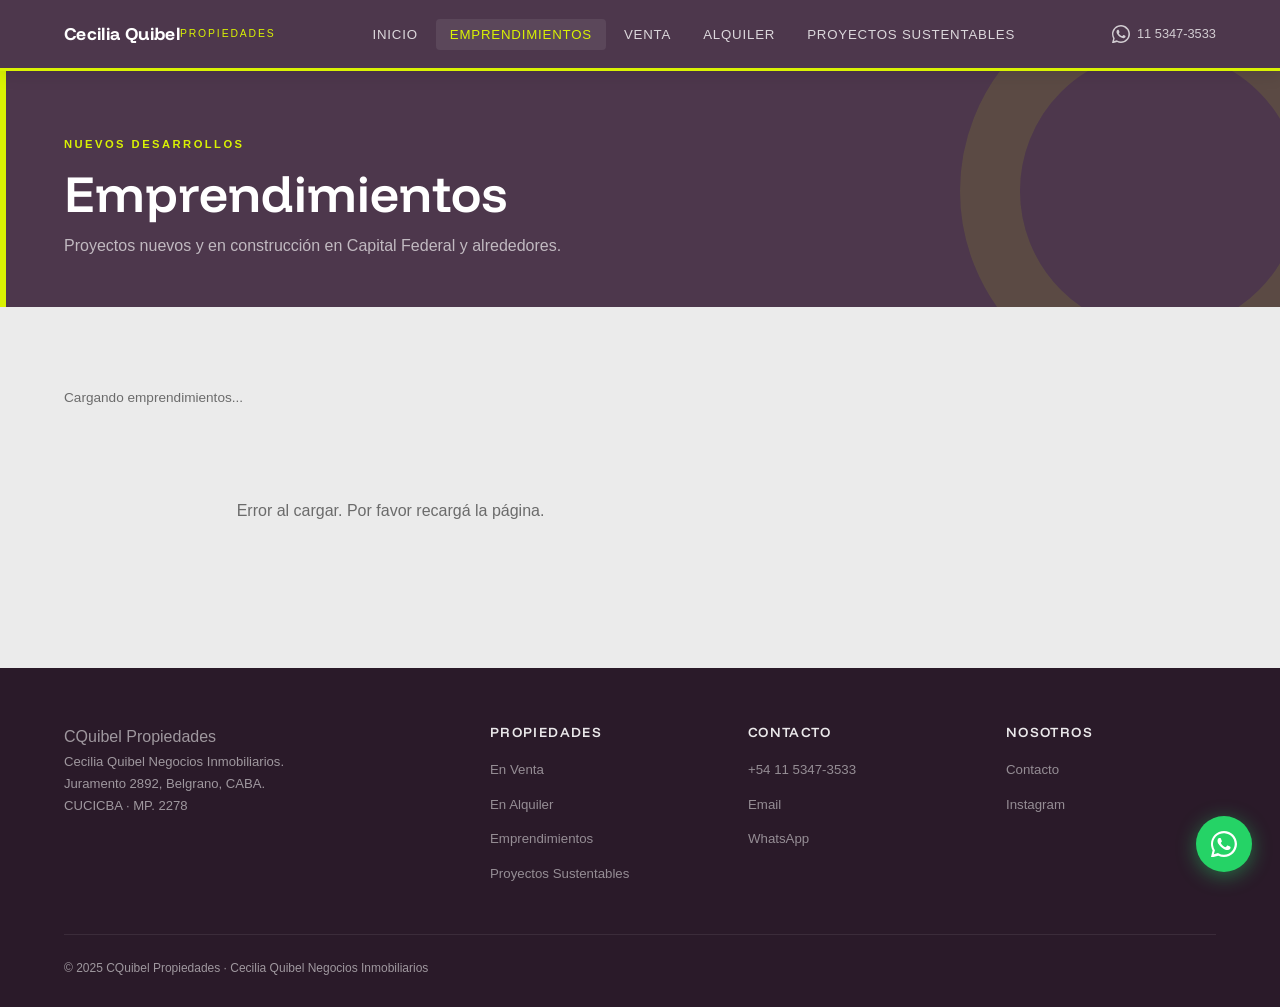
<file: emprendimientos.html>
<!DOCTYPE html>
<html lang="es">
<head>
  <meta charset="UTF-8" />
  <meta name="viewport" content="width=device-width, initial-scale=1.0" />
  <title>Emprendimientos — CQuibel Propiedades</title>
  <meta name="description" content="Nuevos emprendimientos inmobiliarios en CABA. CQuibel Propiedades — Cecilia Quibel Negocios Inmobiliarios." />
  <link rel="preconnect" href="https://fonts.googleapis.com" />
  <link rel="preconnect" href="https://fonts.gstatic.com" crossorigin />
  <link href="https://fonts.googleapis.com/css2?family=Funnel+Display:wght@300;400;500;600;700;800&display=swap" rel="stylesheet" />
  <link rel="stylesheet" href="css/style.css" />
</head>
<body>

<!-- ── HEADER ──────────────────────────────────────────────── -->
<header class="site-header">
  <div class="container">
    <nav class="nav-inner">
      <a href="index.html" class="nav-logo"><span class="nav-logo-name">Cecilia Quibel</span><span class="nav-logo-sub">Propiedades</span></a>
      <ul class="nav-menu" id="navMenu">
        <li><a href="index.html">Inicio</a></li>
        <li><a href="emprendimientos.html" class="active">Emprendimientos</a></li>
        <li><a href="propiedades.html?op=venta">Venta</a></li>
        <li><a href="propiedades.html?op=alquiler">Alquiler</a></li>
        <li><a href="proyectos-sustentables.html">Proyectos Sustentables</a></li>
      </ul>
      <div class="nav-cta">
        <a href="https://wa.me/541153473533/?text=Hola%20Cecilia!%20Los%20contacto%20desde%20su%20web." class="nav-whatsapp" target="_blank" rel="noopener">
          <svg width="18" height="18" viewBox="0 0 24 24" fill="currentColor"><path d="M17.472 14.382c-.297-.149-1.758-.867-2.03-.967-.273-.099-.471-.148-.67.15-.197.297-.767.966-.94 1.164-.173.199-.347.223-.644.075-.297-.15-1.255-.463-2.39-1.475-.883-.788-1.48-1.761-1.653-2.059-.173-.297-.018-.458.13-.606.134-.133.298-.347.446-.52.149-.174.198-.298.298-.497.099-.198.05-.371-.025-.52-.075-.149-.669-1.612-.916-2.207-.242-.579-.487-.5-.669-.51-.173-.008-.371-.01-.57-.01-.198 0-.52.074-.792.372-.272.297-1.04 1.016-1.04 2.479 0 1.462 1.065 2.875 1.213 3.074.149.198 2.096 3.2 5.077 4.487.709.306 1.262.489 1.694.625.712.227 1.36.195 1.871.118.571-.085 1.758-.719 2.006-1.413.248-.694.248-1.289.173-1.413z"/><path d="M12 0C5.373 0 0 5.373 0 12c0 2.133.559 4.133 1.535 5.867L.057 23.776a.5.5 0 0 0 .614.64l6.102-1.597A11.94 11.94 0 0 0 12 24c6.627 0 12-5.373 12-12S18.627 0 12 0zm0 22a10 10 0 0 1-5.166-1.4l-.37-.217-3.828 1.003.964-3.717-.24-.386A10 10 0 1 1 12 22z"/></svg>
          <span>11 5347-3533</span>
        </a>
        <button class="nav-toggle" id="navToggle" aria-label="Abrir menú"><span></span><span></span><span></span></button>
      </div>
    </nav>
  </div>
</header>

<!-- ── PAGE HERO ────────────────────────────────────────────── -->
<section class="page-hero">
  <div class="container">
    <p class="section-label">Nuevos desarrollos</p>
    <h1>Emprendimientos</h1>
    <p>Proyectos nuevos y en construcción en Capital Federal y alrededores.</p>
  </div>
</section>

<!-- ── MAIN CONTENT ─────────────────────────────────────────── -->
<main class="section">
  <div class="container">
    <div class="results-header">
      <p class="results-count" id="resultsCount">Cargando emprendimientos...</p>
    </div>
    <div class="properties-grid" id="devsGrid"></div>
  </div>
</main>

<!-- ── FOOTER ───────────────────────────────────────────────── -->
<footer class="site-footer">
  <div class="container">
    <div class="footer-grid">
      <div class="footer-brand">
        <span class="footer-logo">CQuibel Propiedades</span>
        <p>Cecilia Quibel Negocios Inmobiliarios.<br>Juramento 2892, Belgrano, CABA.<br>CUCICBA · MP. 2278</p>
      </div>
      <div class="footer-col">
        <h4>Propiedades</h4>
        <ul>
          <li><a href="propiedades.html?op=venta">En Venta</a></li>
          <li><a href="propiedades.html?op=alquiler">En Alquiler</a></li>
          <li><a href="emprendimientos.html">Emprendimientos</a></li>
          <li><a href="proyectos-sustentables.html">Proyectos Sustentables</a></li>
        </ul>
      </div>
      <div class="footer-col">
        <h4>Contacto</h4>
        <ul>
          <li><a href="tel:+541153473533">+54 11 5347-3533</a></li>
          <li><a href="mailto:cquibel.propiedades@gmail.com">Email</a></li>
          <li><a href="https://wa.me/541153473533" target="_blank">WhatsApp</a></li>
        </ul>
      </div>
      <div class="footer-col">
        <h4>Nosotros</h4>
        <ul>
          <li><a href="index.html#contacto">Contacto</a></li>
          <li><a href="https://www.instagram.com/cquibel.propiedades/" target="_blank">Instagram</a></li>
        </ul>
      </div>
    </div>
    <div class="footer-bottom">
      <span>© 2025 CQuibel Propiedades · Cecilia Quibel Negocios Inmobiliarios</span>
    </div>
  </div>
</footer>

<a href="https://wa.me/541153473533/?text=Hola%20Cecilia!%20Los%20contacto%20desde%20su%20web." class="whatsapp-float" target="_blank" rel="noopener" aria-label="WhatsApp">
  <svg width="26" height="26" viewBox="0 0 24 24" fill="currentColor"><path d="M17.472 14.382c-.297-.149-1.758-.867-2.03-.967-.273-.099-.471-.148-.67.15-.197.297-.767.966-.94 1.164-.173.199-.347.223-.644.075-.297-.15-1.255-.463-2.39-1.475-.883-.788-1.48-1.761-1.653-2.059-.173-.297-.018-.458.13-.606.134-.133.298-.347.446-.52.149-.174.198-.298.298-.497.099-.198.05-.371-.025-.52-.075-.149-.669-1.612-.916-2.207-.242-.579-.487-.5-.669-.51-.173-.008-.371-.01-.57-.01-.198 0-.52.074-.792.372-.272.297-1.04 1.016-1.04 2.479 0 1.462 1.065 2.875 1.213 3.074.149.198 2.096 3.2 5.077 4.487.709.306 1.262.489 1.694.625.712.227 1.36.195 1.871.118.571-.085 1.758-.719 2.006-1.413.248-.694.248-1.289.173-1.413z"/><path d="M12 0C5.373 0 0 5.373 0 12c0 2.133.559 4.133 1.535 5.867L.057 23.776a.5.5 0 0 0 .614.64l6.102-1.597A11.94 11.94 0 0 0 12 24c6.627 0 12-5.373 12-12S18.627 0 12 0zm0 22a10 10 0 0 1-5.166-1.4l-.37-.217-3.828 1.003.964-3.717-.24-.386A10 10 0 1 1 12 22z"/></svg>
</a>

<script src="js/tokko.js"></script>
<script src="js/main.js"></script>
<script>
renderSkeletons(document.getElementById('devsGrid'), 6);

TOKKO.getDevelopments({ limit: 50 }).then(data => {
  const grid  = document.getElementById('devsGrid');
  const count = document.getElementById('resultsCount');
  const devs  = data.objects || [];
  count.innerHTML = `<strong>${devs.length}</strong> emprendimiento${devs.length !== 1 ? 's' : ''}`;
  if (devs.length === 0) {
    grid.innerHTML = `<div class="empty-state"><h3>Sin emprendimientos disponibles</h3><p>Consultanos directamente para conocer las oportunidades en desarrollo.</p></div>`;
    return;
  }
  grid.innerHTML = devs.map(buildDevCard).join('');
}).catch(() => {
  document.getElementById('devsGrid').innerHTML =
    `<div class="empty-state"><p>Error al cargar. Por favor recargá la página.</p></div>`;
});
</script>
</body>
</html>
</file>
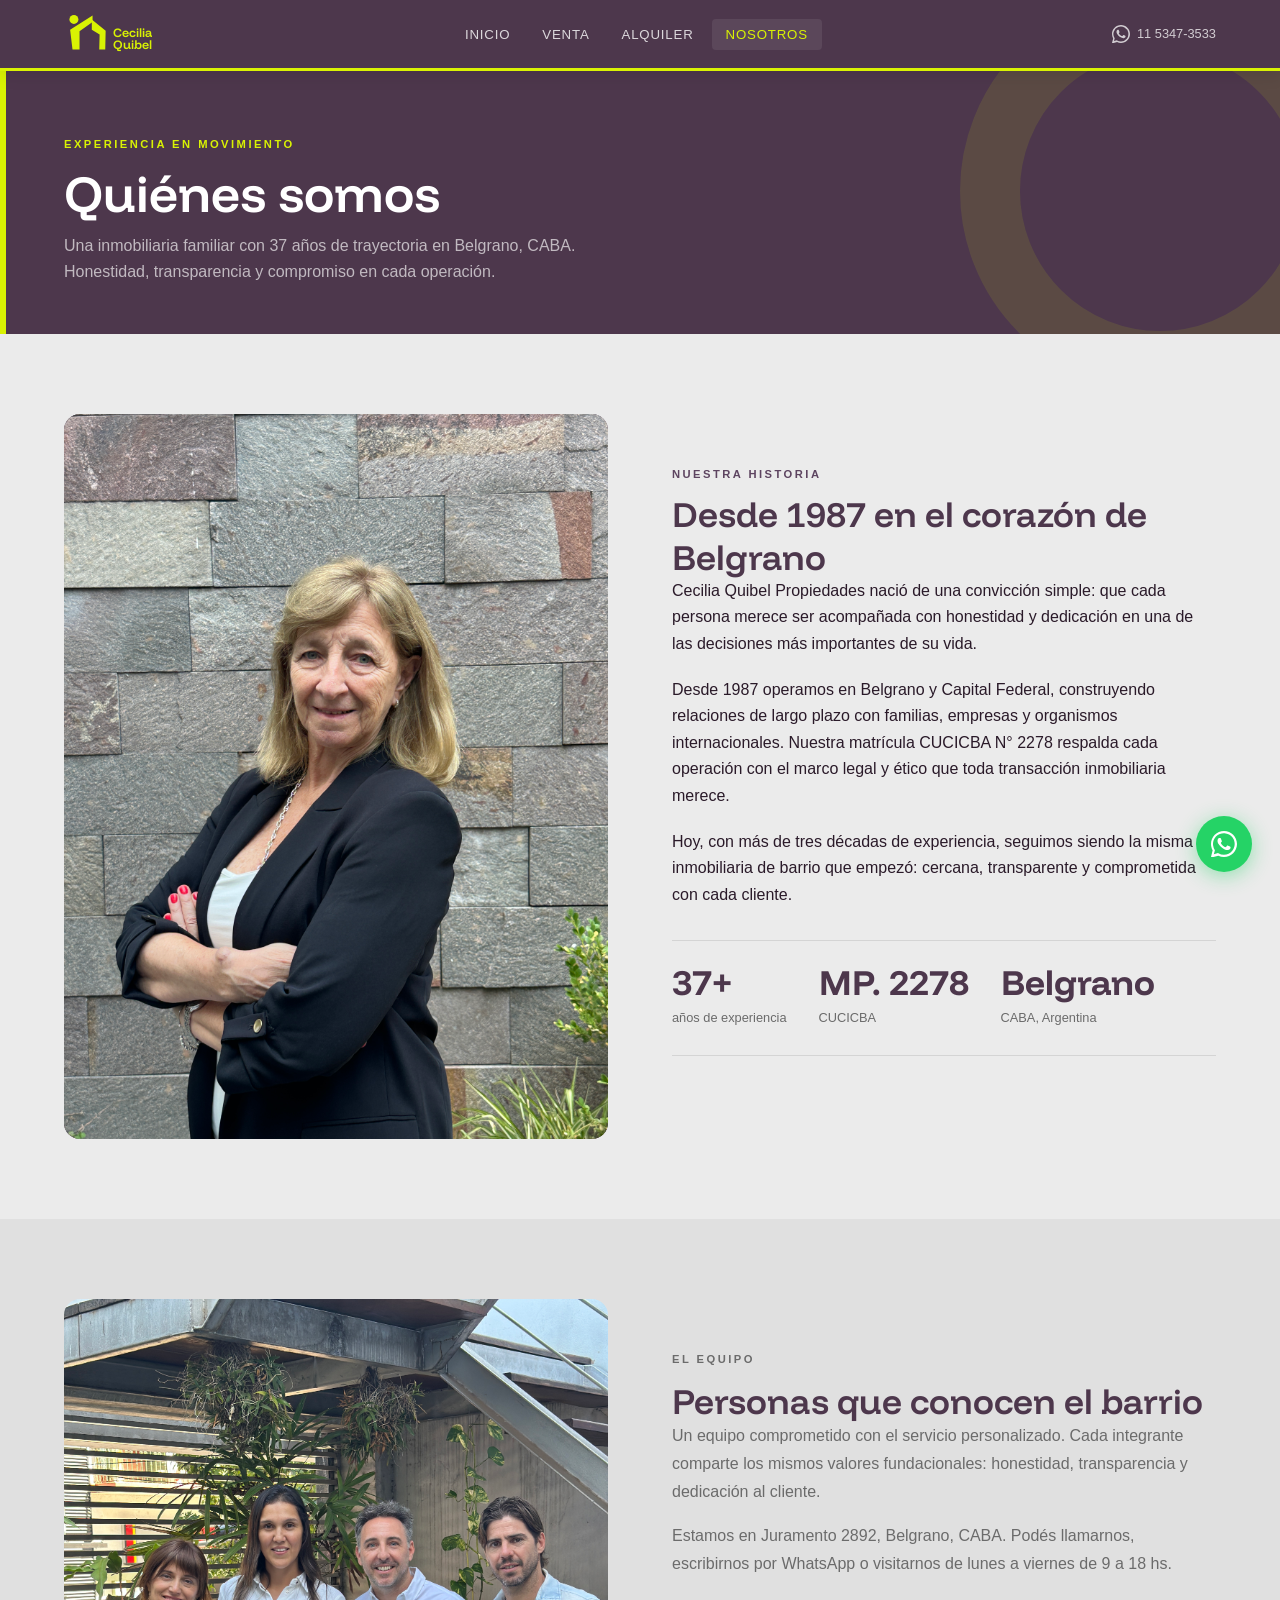
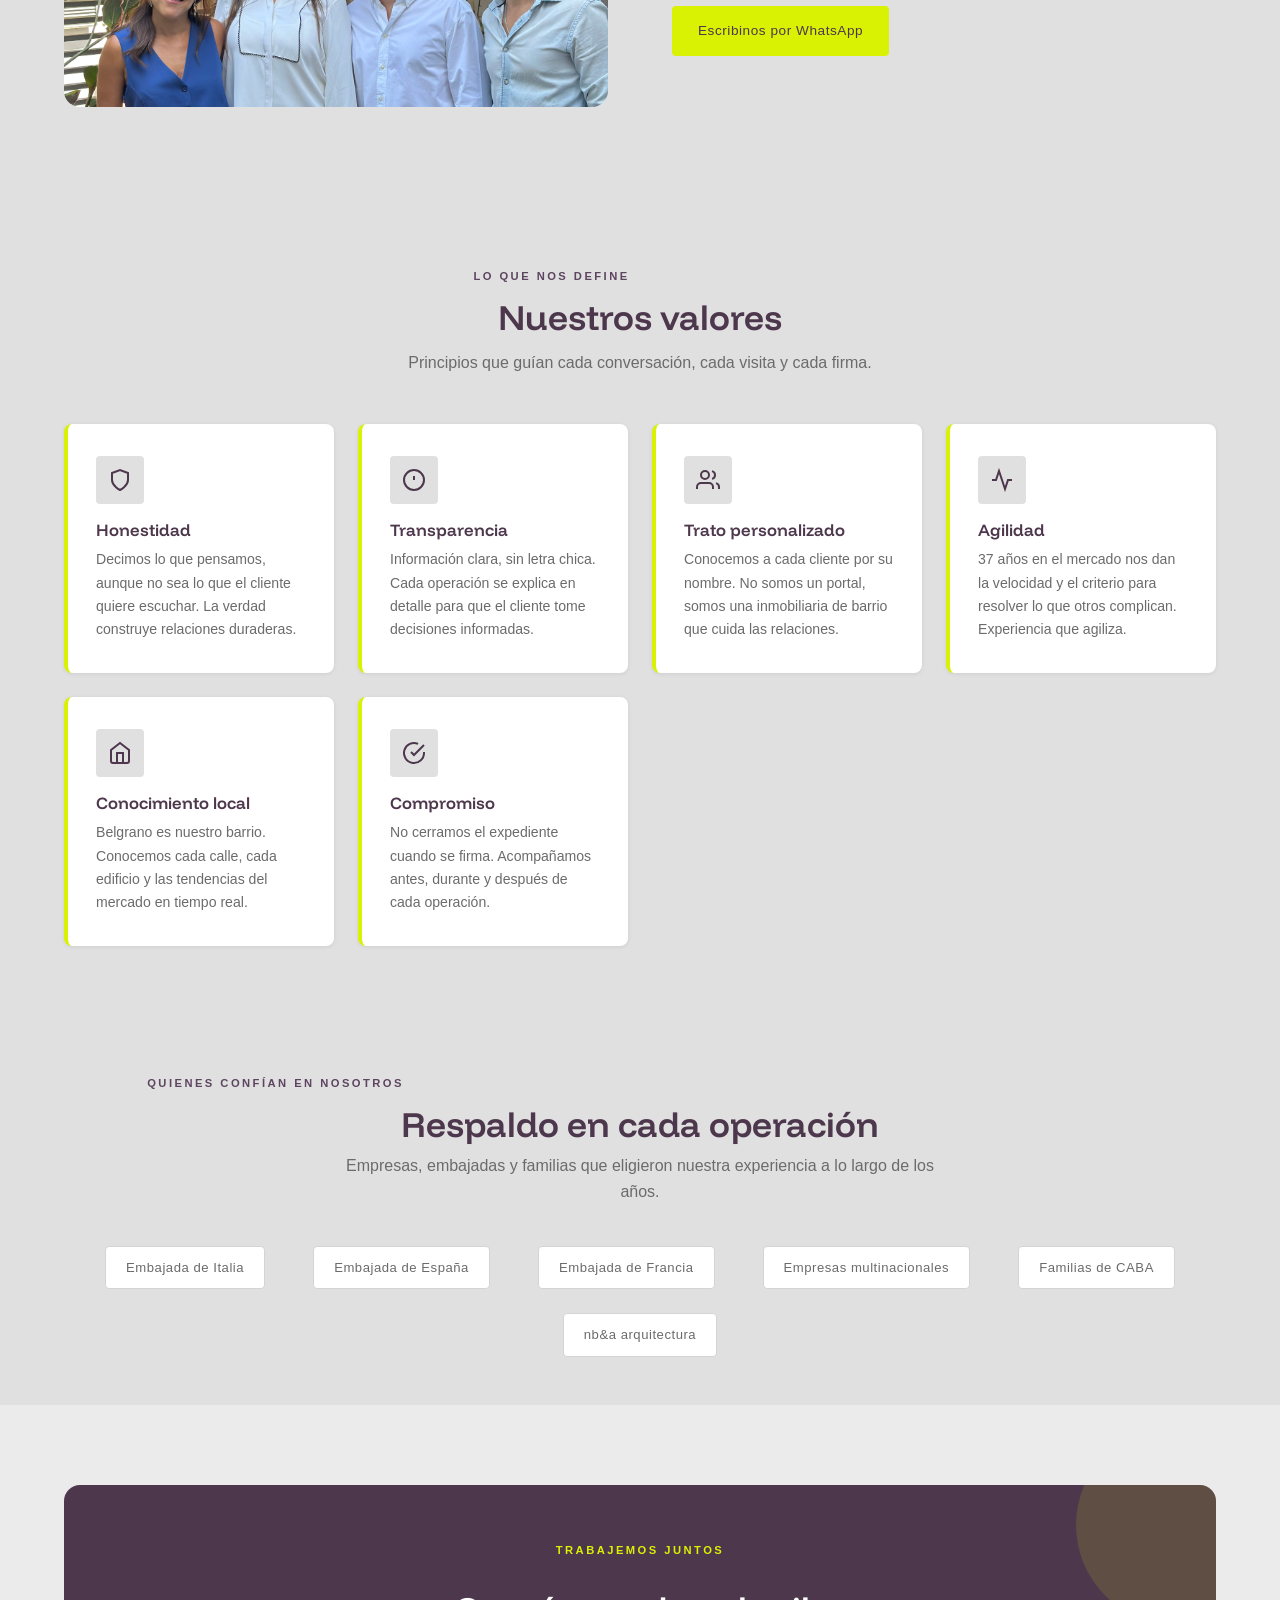
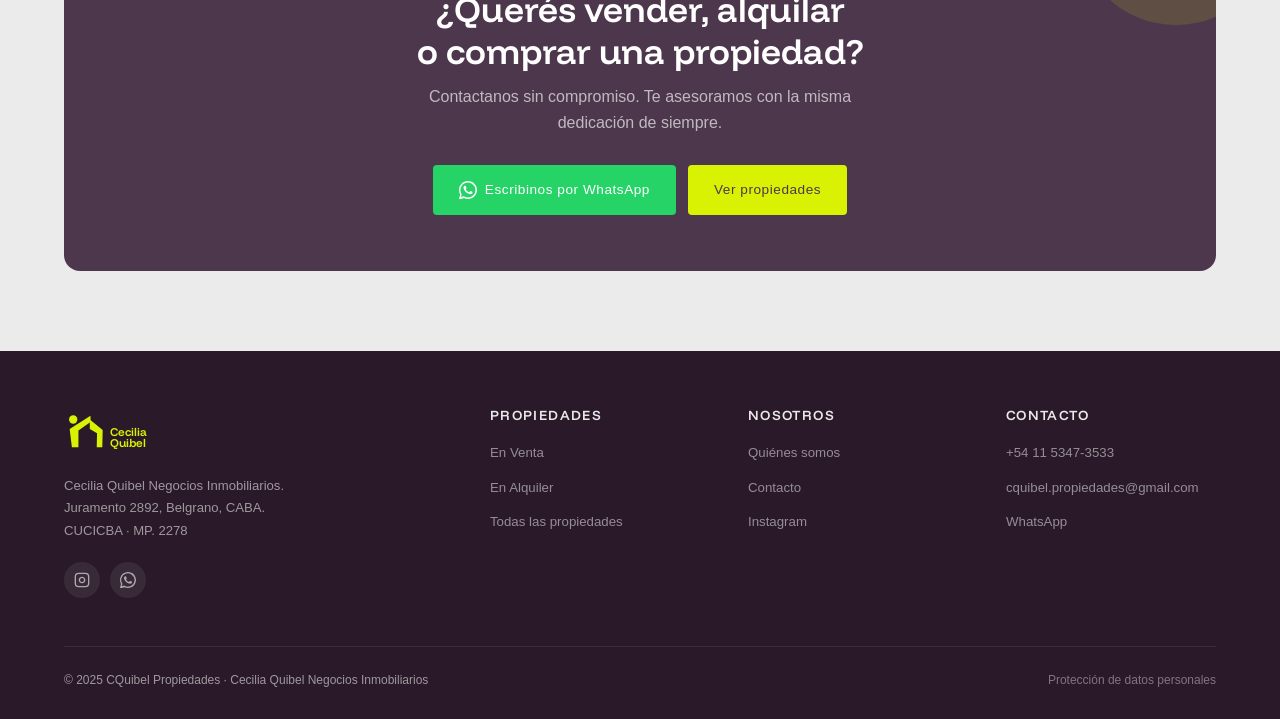
<file: nosotros.html>
<!DOCTYPE html>
<html lang="es">
<head>
  <meta charset="UTF-8" />
  <meta name="viewport" content="width=device-width, initial-scale=1.0" />
  <title>Nosotros — Cecilia Quibel Propiedades</title>
  <meta name="description" content="37 años de experiencia en el mercado inmobiliario de Belgrano, CABA. Conocé la historia y los valores de Cecilia Quibel Propiedades." />
  <link rel="preconnect" href="https://fonts.googleapis.com" />
  <link rel="preconnect" href="https://fonts.gstatic.com" crossorigin />
  <link href="https://fonts.googleapis.com/css2?family=Funnel+Display:wght@300;400;500;600;700;800&display=swap" rel="stylesheet" />
  <link rel="stylesheet" href="css/style.css" />
</head>
<body>

<!-- ── HEADER ──────────────────────────────────────────────── -->
<header class="site-header">
  <div class="container">
    <nav class="nav-inner">
      <a href="index.html" class="nav-logo" aria-label="Cecilia Quibel Propiedades">
        <svg xmlns="http://www.w3.org/2000/svg" viewBox="0 0 1080 624.49" role="img" aria-hidden="true"><polygon fill="#d9f203" points="318.47 106.04 318.47 179.3 173.26 281.26 173.26 484.25 94.78 484.25 68.06 263.85 318.47 106.04"/><polygon fill="#d9f203" points="310.06 264.98 310.06 149.91 464.44 276.23 459.94 483.97 393.01 483.97 397.13 316.74 310.06 264.98"/><circle fill="#d9f203" cx="110.55" cy="149.91" r="49.94"/><text fill="#d9f203" font-size="139.85" font-family="'Funnel Display',system-ui,sans-serif" font-weight="600" transform="translate(547.52 347.09)">Cecilia <tspan x="0" y="136.87">Q</tspan><tspan letter-spacing="0" x="107.22" y="136.87">u</tspan><tspan x="197.77" y="136.87">ibel</tspan></text></svg>
      </a>
      <ul class="nav-menu" id="navMenu">
        <li><a href="index.html">Inicio</a></li>
        <li><a href="propiedades.html?op=venta">Venta</a></li>
        <li><a href="propiedades.html?op=alquiler">Alquiler</a></li>
        <li><a href="nosotros.html" class="active">Nosotros</a></li>
      </ul>
      <div class="nav-cta">
        <a href="https://wa.me/541153473533/?text=Hola%20Cecilia!%20Los%20contacto%20desde%20su%20web." class="nav-whatsapp" target="_blank" rel="noopener">
          <svg width="18" height="18" viewBox="0 0 24 24" fill="currentColor"><path d="M17.472 14.382c-.297-.149-1.758-.867-2.03-.967-.273-.099-.471-.148-.67.15-.197.297-.767.966-.94 1.164-.173.199-.347.223-.644.075-.297-.15-1.255-.463-2.39-1.475-.883-.788-1.48-1.761-1.653-2.059-.173-.297-.018-.458.13-.606.134-.133.298-.347.446-.52.149-.174.198-.298.298-.497.099-.198.05-.371-.025-.52-.075-.149-.669-1.612-.916-2.207-.242-.579-.487-.5-.669-.51-.173-.008-.371-.01-.57-.01-.198 0-.52.074-.792.372-.272.297-1.04 1.016-1.04 2.479 0 1.462 1.065 2.875 1.213 3.074.149.198 2.096 3.2 5.077 4.487.709.306 1.262.489 1.694.625.712.227 1.36.195 1.871.118.571-.085 1.758-.719 2.006-1.413.248-.694.248-1.289.173-1.413z"/><path d="M12 0C5.373 0 0 5.373 0 12c0 2.133.559 4.133 1.535 5.867L.057 23.776a.5.5 0 0 0 .614.64l6.102-1.597A11.94 11.94 0 0 0 12 24c6.627 0 12-5.373 12-12S18.627 0 12 0zm0 22a10 10 0 0 1-5.166-1.4l-.37-.217-3.828 1.003.964-3.717-.24-.386A10 10 0 1 1 12 22z"/></svg>
          <span>11 5347-3533</span>
        </a>
        <button class="nav-toggle" id="navToggle" aria-label="Abrir menú"><span></span><span></span><span></span></button>
      </div>
    </nav>
  </div>
</header>

<!-- ── PAGE HERO ────────────────────────────────────────────── -->
<section class="page-hero">
  <div class="container">
    <p class="section-label">Experiencia en movimiento</p>
    <h1>Quiénes somos</h1>
    <p>Una inmobiliaria familiar con 37 años de trayectoria en Belgrano, CABA. Honestidad, transparencia y compromiso en cada operación.</p>
  </div>
</section>

<!-- ── BIO ──────────────────────────────────────────────────── -->
<section class="section">
  <div class="container">
    <div class="nosotros-bio">
      <div class="nosotros-bio-img">
        <img src="img/cecilia.jpg"
             alt="Cecilia Quibel"
             style="object-fit:cover; width:100%; height:100%;" />
      </div>
      <div>
        <p class="section-label">Nuestra historia</p>
        <h2>Desde 1987 en el corazón de Belgrano</h2>
        <p style="margin-bottom:20px;">Cecilia Quibel Propiedades nació de una convicción simple: que cada persona merece ser acompañada con honestidad y dedicación en una de las decisiones más importantes de su vida.</p>
        <p style="margin-bottom:20px;">Desde 1987 operamos en Belgrano y Capital Federal, construyendo relaciones de largo plazo con familias, empresas y organismos internacionales. Nuestra matrícula CUCICBA N° 2278 respalda cada operación con el marco legal y ético que toda transacción inmobiliaria merece.</p>
        <p style="margin-bottom:32px;">Hoy, con más de tres décadas de experiencia, seguimos siendo la misma inmobiliaria de barrio que empezó: cercana, transparente y comprometida con cada cliente.</p>
        <div class="about-stats" style="margin-top:0; padding-top:24px;">
          <div class="stat-item">
            <strong>37+</strong>
            <span>años de experiencia</span>
          </div>
          <div class="stat-item">
            <strong>MP. 2278</strong>
            <span>CUCICBA</span>
          </div>
          <div class="stat-item">
            <strong>Belgrano</strong>
            <span>CABA, Argentina</span>
          </div>
        </div>
      </div>
    </div>
  </div>
</section>

<!-- ── EQUIPO ──────────────────────────────────────────────── -->
<section class="section equipo-section">
  <div class="container">
    <div class="equipo-grid">
      <div class="equipo-img">
        <img src="img/equipo.jpg" alt="Equipo Cecilia Quibel Propiedades" />
      </div>
      <div class="equipo-text">
        <p class="section-label">El equipo</p>
        <h2>Personas que conocen el barrio</h2>
        <p>Un equipo comprometido con el servicio personalizado. Cada integrante comparte los mismos valores fundacionales: honestidad, transparencia y dedicación al cliente.</p>
        <p style="margin-top:16px;">Estamos en Juramento 2892, Belgrano, CABA. Podés llamarnos, escribirnos por WhatsApp o visitarnos de lunes a viernes de 9 a 18 hs.</p>
        <a href="https://wa.me/541153473533/?text=Hola%20Cecilia!%20Los%20contacto%20desde%20su%20web." class="btn btn-primary" target="_blank" rel="noopener" style="margin-top:28px; display:inline-flex;">Escribinos por WhatsApp</a>
      </div>
    </div>
  </div>
</section>

<!-- ── VALORES ──────────────────────────────────────────────── -->
<section class="section" style="background:var(--color-bg-alt);">
  <div class="container">
    <div style="text-align:center; max-width:600px; margin:0 auto 48px;">
      <p class="section-label">Lo que nos define</p>
      <h2>Nuestros valores</h2>
      <p style="color:var(--color-text-muted); margin:12px auto 0;">Principios que guían cada conversación, cada visita y cada firma.</p>
    </div>
    <div class="values-grid">
      <div class="value-card">
        <div class="value-card-icon">
          <svg width="24" height="24" viewBox="0 0 24 24" fill="none" stroke="currentColor" stroke-width="2"><path d="M12 22s8-4 8-10V5l-8-3-8 3v7c0 6 8 10 8 10z"/></svg>
        </div>
        <h3>Honestidad</h3>
        <p>Decimos lo que pensamos, aunque no sea lo que el cliente quiere escuchar. La verdad construye relaciones duraderas.</p>
      </div>
      <div class="value-card">
        <div class="value-card-icon">
          <svg width="24" height="24" viewBox="0 0 24 24" fill="none" stroke="currentColor" stroke-width="2"><circle cx="12" cy="12" r="10"/><line x1="12" y1="8" x2="12" y2="12"/><line x1="12" y1="16" x2="12.01" y2="16"/></svg>
        </div>
        <h3>Transparencia</h3>
        <p>Información clara, sin letra chica. Cada operación se explica en detalle para que el cliente tome decisiones informadas.</p>
      </div>
      <div class="value-card">
        <div class="value-card-icon">
          <svg width="24" height="24" viewBox="0 0 24 24" fill="none" stroke="currentColor" stroke-width="2"><path d="M17 21v-2a4 4 0 0 0-4-4H5a4 4 0 0 0-4 4v2"/><circle cx="9" cy="7" r="4"/><path d="M23 21v-2a4 4 0 0 0-3-3.87"/><path d="M16 3.13a4 4 0 0 1 0 7.75"/></svg>
        </div>
        <h3>Trato personalizado</h3>
        <p>Conocemos a cada cliente por su nombre. No somos un portal, somos una inmobiliaria de barrio que cuida las relaciones.</p>
      </div>
      <div class="value-card">
        <div class="value-card-icon">
          <svg width="24" height="24" viewBox="0 0 24 24" fill="none" stroke="currentColor" stroke-width="2"><polyline points="22 12 18 12 15 21 9 3 6 12 2 12"/></svg>
        </div>
        <h3>Agilidad</h3>
        <p>37 años en el mercado nos dan la velocidad y el criterio para resolver lo que otros complican. Experiencia que agiliza.</p>
      </div>
      <div class="value-card">
        <div class="value-card-icon">
          <svg width="24" height="24" viewBox="0 0 24 24" fill="none" stroke="currentColor" stroke-width="2"><path d="M3 9l9-7 9 7v11a2 2 0 0 1-2 2H5a2 2 0 0 1-2-2z"/><polyline points="9 22 9 12 15 12 15 22"/></svg>
        </div>
        <h3>Conocimiento local</h3>
        <p>Belgrano es nuestro barrio. Conocemos cada calle, cada edificio y las tendencias del mercado en tiempo real.</p>
      </div>
      <div class="value-card">
        <div class="value-card-icon">
          <svg width="24" height="24" viewBox="0 0 24 24" fill="none" stroke="currentColor" stroke-width="2"><path d="M22 11.08V12a10 10 0 1 1-5.93-9.14"/><polyline points="22 4 12 14.01 9 11.01"/></svg>
        </div>
        <h3>Compromiso</h3>
        <p>No cerramos el expediente cuando se firma. Acompañamos antes, durante y después de cada operación.</p>
      </div>
    </div>
  </div>
</section>

<!-- ── CLIENTES ──────────────────────────────────────────────── -->
<section class="section section-sm trust-section">
  <div class="container text-center">
    <p class="section-label">Quienes confían en nosotros</p>
    <h2 style="margin-bottom:8px;">Respaldo en cada operación</h2>
    <p class="text-muted" style="margin: 0 auto 40px;">Empresas, embajadas y familias que eligieron nuestra experiencia a lo largo de los años.</p>
    <div class="trust-grid">
      <div class="trust-item">Embajada de Italia</div>
      <div class="trust-item">Embajada de España</div>
      <div class="trust-item">Embajada de Francia</div>
      <div class="trust-item">Empresas multinacionales</div>
      <div class="trust-item">Familias de CABA</div>
      <div class="trust-item">nb&a arquitectura</div>
    </div>
  </div>
</section>

<!-- ── CTA ──────────────────────────────────────────────────── -->
<section class="section">
  <div class="container">
    <div class="nosotros-cta">
      <p class="section-label" style="color:var(--color-accent);">Trabajemos juntos</p>
      <h2>¿Querés vender, alquilar<br>o comprar una propiedad?</h2>
      <p>Contactanos sin compromiso. Te asesoramos con la misma dedicación de siempre.</p>
      <div style="display:flex; gap:12px; justify-content:center; flex-wrap:wrap;">
        <a href="https://wa.me/541153473533/?text=Hola%20Cecilia!%20Los%20contacto%20desde%20su%20web." target="_blank" rel="noopener" class="btn btn-whatsapp">
          <svg width="18" height="18" viewBox="0 0 24 24" fill="currentColor"><path d="M17.472 14.382c-.297-.149-1.758-.867-2.03-.967-.273-.099-.471-.148-.67.15-.197.297-.767.966-.94 1.164-.173.199-.347.223-.644.075-.297-.15-1.255-.463-2.39-1.475-.883-.788-1.48-1.761-1.653-2.059-.173-.297-.018-.458.13-.606.134-.133.298-.347.446-.52.149-.174.198-.298.298-.497.099-.198.05-.371-.025-.52-.075-.149-.669-1.612-.916-2.207-.242-.579-.487-.5-.669-.51-.173-.008-.371-.01-.57-.01-.198 0-.52.074-.792.372-.272.297-1.04 1.016-1.04 2.479 0 1.462 1.065 2.875 1.213 3.074.149.198 2.096 3.2 5.077 4.487.709.306 1.262.489 1.694.625.712.227 1.36.195 1.871.118.571-.085 1.758-.719 2.006-1.413.248-.694.248-1.289.173-1.413z"/><path d="M12 0C5.373 0 0 5.373 0 12c0 2.133.559 4.133 1.535 5.867L.057 23.776a.5.5 0 0 0 .614.64l6.102-1.597A11.94 11.94 0 0 0 12 24c6.627 0 12-5.373 12-12S18.627 0 12 0zm0 22a10 10 0 0 1-5.166-1.4l-.37-.217-3.828 1.003.964-3.717-.24-.386A10 10 0 1 1 12 22z"/></svg>
          Escribinos por WhatsApp
        </a>
        <a href="propiedades.html" class="btn btn-primary">Ver propiedades</a>
      </div>
    </div>
  </div>
</section>

<!-- ── FOOTER ───────────────────────────────────────────────── -->
<footer class="site-footer">
  <div class="container">
    <div class="footer-grid">
      <div class="footer-brand">
        <svg class="footer-logo-img" xmlns="http://www.w3.org/2000/svg" viewBox="0 0 1080 624.49" aria-label="Cecilia Quibel Propiedades"><polygon fill="#d9f203" points="318.47 106.04 318.47 179.3 173.26 281.26 173.26 484.25 94.78 484.25 68.06 263.85 318.47 106.04"/><polygon fill="#d9f203" points="310.06 264.98 310.06 149.91 464.44 276.23 459.94 483.97 393.01 483.97 397.13 316.74 310.06 264.98"/><circle fill="#d9f203" cx="110.55" cy="149.91" r="49.94"/><text fill="#d9f203" font-size="139.85" font-family="'Funnel Display',system-ui,sans-serif" font-weight="600" transform="translate(547.52 347.09)">Cecilia <tspan x="0" y="136.87">Q</tspan><tspan letter-spacing="0" x="107.22" y="136.87">u</tspan><tspan x="197.77" y="136.87">ibel</tspan></text></svg>
        <p>Cecilia Quibel Negocios Inmobiliarios.<br>Juramento 2892, Belgrano, CABA.<br>CUCICBA · MP. 2278</p>
        <div class="footer-social">
          <a href="https://www.instagram.com/cquibel.propiedades/" target="_blank" rel="noopener" aria-label="Instagram">
            <svg width="16" height="16" viewBox="0 0 24 24" fill="none" stroke="currentColor" stroke-width="2"><rect x="2" y="2" width="20" height="20" rx="5" ry="5"/><path d="M16 11.37A4 4 0 1 1 12.63 8 4 4 0 0 1 16 11.37z"/><line x1="17.5" y1="6.5" x2="17.51" y2="6.5"/></svg>
          </a>
          <a href="https://wa.me/541153473533" target="_blank" rel="noopener" aria-label="WhatsApp">
            <svg width="16" height="16" viewBox="0 0 24 24" fill="currentColor"><path d="M17.472 14.382c-.297-.149-1.758-.867-2.03-.967-.273-.099-.471-.148-.67.15-.197.297-.767.966-.94 1.164-.173.199-.347.223-.644.075-.297-.15-1.255-.463-2.39-1.475-.883-.788-1.48-1.761-1.653-2.059-.173-.297-.018-.458.13-.606.134-.133.298-.347.446-.52.149-.174.198-.298.298-.497.099-.198.05-.371-.025-.52-.075-.149-.669-1.612-.916-2.207-.242-.579-.487-.5-.669-.51-.173-.008-.371-.01-.57-.01-.198 0-.52.074-.792.372-.272.297-1.04 1.016-1.04 2.479 0 1.462 1.065 2.875 1.213 3.074.149.198 2.096 3.2 5.077 4.487.709.306 1.262.489 1.694.625.712.227 1.36.195 1.871.118.571-.085 1.758-.719 2.006-1.413.248-.694.248-1.289.173-1.413z"/><path d="M12 0C5.373 0 0 5.373 0 12c0 2.133.559 4.133 1.535 5.867L.057 23.776a.5.5 0 0 0 .614.64l6.102-1.597A11.94 11.94 0 0 0 12 24c6.627 0 12-5.373 12-12S18.627 0 12 0zm0 22a10 10 0 0 1-5.166-1.4l-.37-.217-3.828 1.003.964-3.717-.24-.386A10 10 0 1 1 12 22z"/></svg>
          </a>
        </div>
      </div>
      <div class="footer-col">
        <h4>Propiedades</h4>
        <ul>
          <li><a href="propiedades.html?op=venta">En Venta</a></li>
          <li><a href="propiedades.html?op=alquiler">En Alquiler</a></li>
          <li><a href="propiedades.html">Todas las propiedades</a></li>
        </ul>
      </div>
      <div class="footer-col">
        <h4>Nosotros</h4>
        <ul>
          <li><a href="nosotros.html">Quiénes somos</a></li>
          <li><a href="index.html#contacto">Contacto</a></li>
          <li><a href="https://www.instagram.com/cquibel.propiedades/" target="_blank">Instagram</a></li>
        </ul>
      </div>
      <div class="footer-col">
        <h4>Contacto</h4>
        <ul>
          <li><a href="tel:+541153473533">+54 11 5347-3533</a></li>
          <li><a href="mailto:cquibel.propiedades@gmail.com">cquibel.propiedades@gmail.com</a></li>
          <li><a href="https://wa.me/541153473533" target="_blank">WhatsApp</a></li>
        </ul>
      </div>
    </div>
    <div class="footer-bottom">
      <span>© 2025 CQuibel Propiedades · Cecilia Quibel Negocios Inmobiliarios</span>
      <a href="https://www.argentina.gob.ar/aaip/datospersonales" target="_blank" rel="noopener">Protección de datos personales</a>
    </div>
  </div>
</footer>

<a href="https://wa.me/541153473533/?text=Hola%20Cecilia!%20Los%20contacto%20desde%20su%20web."
   class="whatsapp-float" target="_blank" rel="noopener" aria-label="Contactar por WhatsApp">
  <svg width="26" height="26" viewBox="0 0 24 24" fill="currentColor"><path d="M17.472 14.382c-.297-.149-1.758-.867-2.03-.967-.273-.099-.471-.148-.67.15-.197.297-.767.966-.94 1.164-.173.199-.347.223-.644.075-.297-.15-1.255-.463-2.39-1.475-.883-.788-1.48-1.761-1.653-2.059-.173-.297-.018-.458.13-.606.134-.133.298-.347.446-.52.149-.174.198-.298.298-.497.099-.198.05-.371-.025-.52-.075-.149-.669-1.612-.916-2.207-.242-.579-.487-.5-.669-.51-.173-.008-.371-.01-.57-.01-.198 0-.52.074-.792.372-.272.297-1.04 1.016-1.04 2.479 0 1.462 1.065 2.875 1.213 3.074.149.198 2.096 3.2 5.077 4.487.709.306 1.262.489 1.694.625.712.227 1.36.195 1.871.118.571-.085 1.758-.719 2.006-1.413.248-.694.248-1.289.173-1.413z"/><path d="M12 0C5.373 0 0 5.373 0 12c0 2.133.559 4.133 1.535 5.867L.057 23.776a.5.5 0 0 0 .614.64l6.102-1.597A11.94 11.94 0 0 0 12 24c6.627 0 12-5.373 12-12S18.627 0 12 0zm0 22a10 10 0 0 1-5.166-1.4l-.37-.217-3.828 1.003.964-3.717-.24-.386A10 10 0 1 1 12 22z"/></svg>
</a>

<script src="js/main.js"></script>
</body>
</html>
</file>
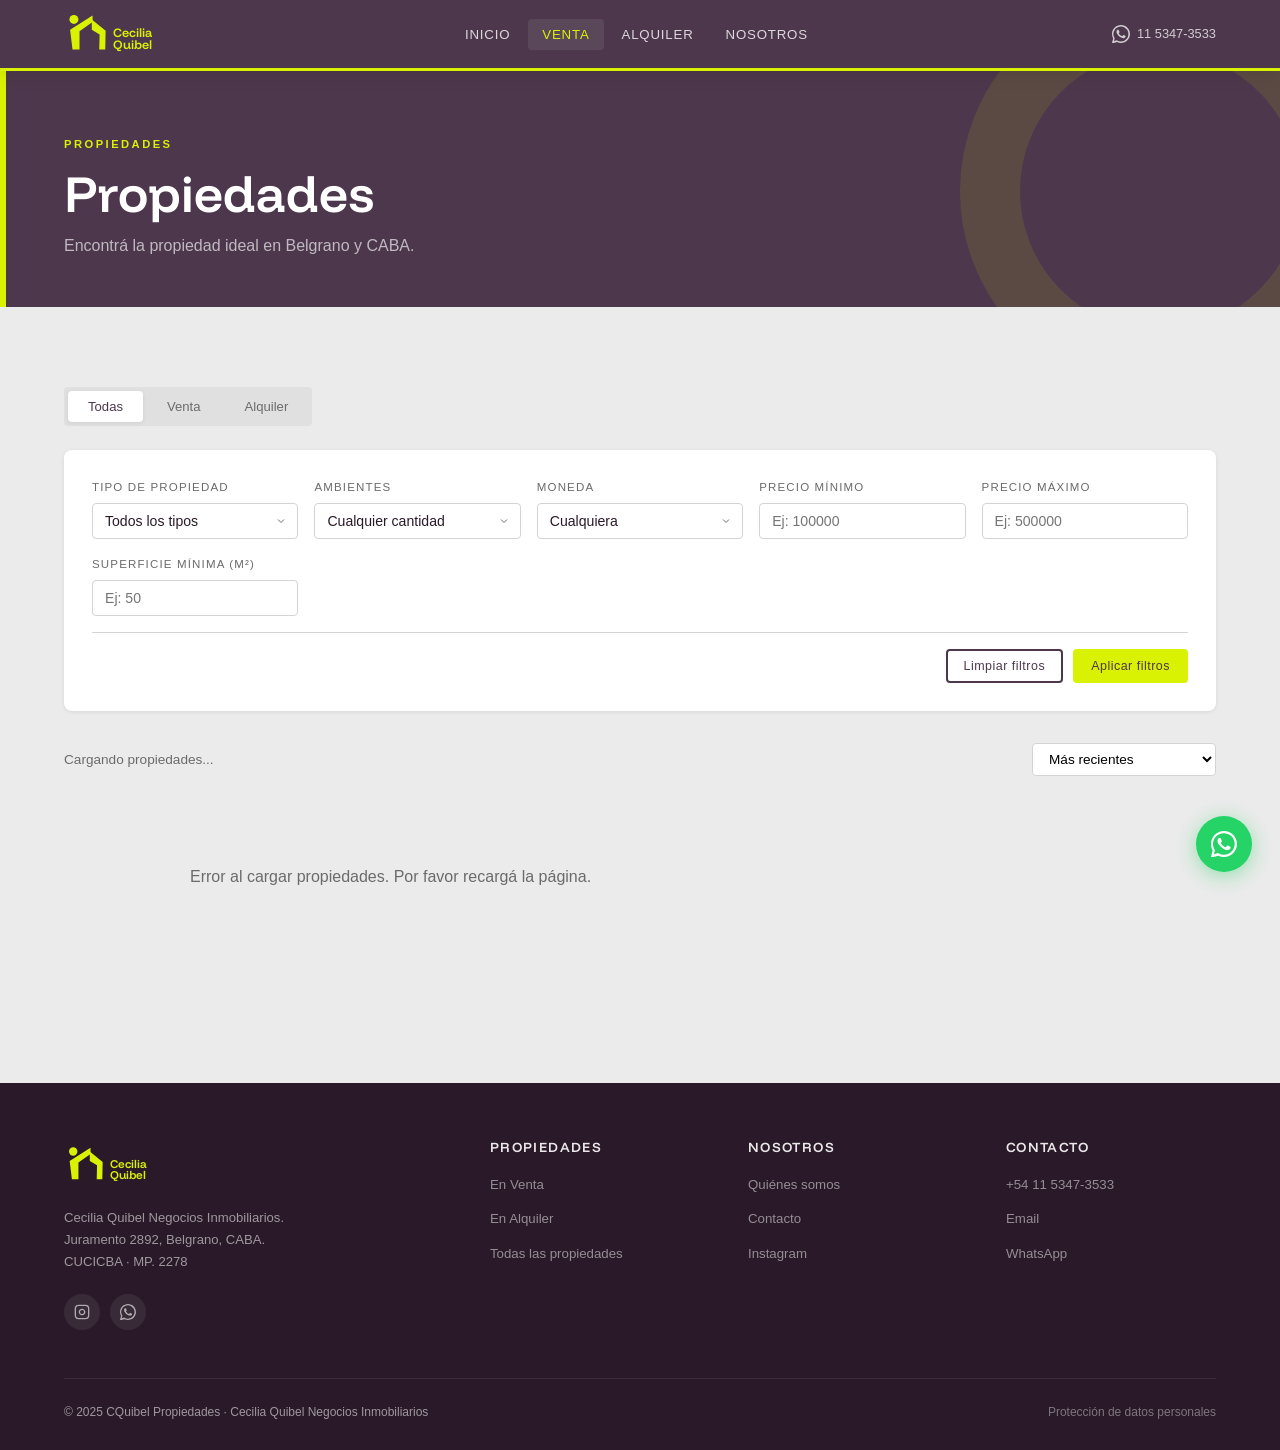
<file: propiedades.html>
<!DOCTYPE html>
<html lang="es">
<head>
  <meta charset="UTF-8" />
  <meta name="viewport" content="width=device-width, initial-scale=1.0" />
  <title>Propiedades — CQuibel Propiedades</title>
  <meta name="description" content="Propiedades en venta y alquiler en Belgrano, CABA. CQuibel Propiedades — Cecilia Quibel Negocios Inmobiliarios." />
  <link rel="preconnect" href="https://fonts.googleapis.com" />
  <link rel="preconnect" href="https://fonts.gstatic.com" crossorigin />
  <link href="https://fonts.googleapis.com/css2?family=Funnel+Display:wght@300;400;500;600;700;800&display=swap" rel="stylesheet" />
  <link rel="stylesheet" href="css/style.css" />
</head>
<body>

<!-- ── HEADER ──────────────────────────────────────────────── -->
<header class="site-header">
  <div class="container">
    <nav class="nav-inner">
      <a href="index.html" class="nav-logo" aria-label="Cecilia Quibel Propiedades"><svg xmlns="http://www.w3.org/2000/svg" viewBox="0 0 1080 624.49" role="img" aria-hidden="true"><polygon fill="#d9f203" points="318.47 106.04 318.47 179.3 173.26 281.26 173.26 484.25 94.78 484.25 68.06 263.85 318.47 106.04"/><polygon fill="#d9f203" points="310.06 264.98 310.06 149.91 464.44 276.23 459.94 483.97 393.01 483.97 397.13 316.74 310.06 264.98"/><circle fill="#d9f203" cx="110.55" cy="149.91" r="49.94"/><text fill="#d9f203" font-size="139.85" font-family="'Funnel Display',system-ui,sans-serif" font-weight="600" transform="translate(547.52 347.09)">Cecilia <tspan x="0" y="136.87">Q</tspan><tspan letter-spacing="0" x="107.22" y="136.87">u</tspan><tspan x="197.77" y="136.87">ibel</tspan></text></svg></a>
      <ul class="nav-menu" id="navMenu">
        <li><a href="index.html">Inicio</a></li>
        <li><a href="propiedades.html?op=venta" class="active">Venta</a></li>
        <li><a href="propiedades.html?op=alquiler">Alquiler</a></li>
        <li><a href="nosotros.html">Nosotros</a></li>
      </ul>
      <div class="nav-cta">
        <a href="https://wa.me/541153473533/?text=Hola%20Cecilia!%20Los%20contacto%20desde%20su%20web." class="nav-whatsapp" target="_blank" rel="noopener">
          <svg width="18" height="18" viewBox="0 0 24 24" fill="currentColor"><path d="M17.472 14.382c-.297-.149-1.758-.867-2.03-.967-.273-.099-.471-.148-.67.15-.197.297-.767.966-.94 1.164-.173.199-.347.223-.644.075-.297-.15-1.255-.463-2.39-1.475-.883-.788-1.48-1.761-1.653-2.059-.173-.297-.018-.458.13-.606.134-.133.298-.347.446-.52.149-.174.198-.298.298-.497.099-.198.05-.371-.025-.52-.075-.149-.669-1.612-.916-2.207-.242-.579-.487-.5-.669-.51-.173-.008-.371-.01-.57-.01-.198 0-.52.074-.792.372-.272.297-1.04 1.016-1.04 2.479 0 1.462 1.065 2.875 1.213 3.074.149.198 2.096 3.2 5.077 4.487.709.306 1.262.489 1.694.625.712.227 1.36.195 1.871.118.571-.085 1.758-.719 2.006-1.413.248-.694.248-1.289.173-1.413-.074-.124-.272-.198-.57-.347z"/><path d="M12 0C5.373 0 0 5.373 0 12c0 2.133.559 4.133 1.535 5.867L.057 23.776a.5.5 0 0 0 .614.64l6.102-1.597A11.94 11.94 0 0 0 12 24c6.627 0 12-5.373 12-12S18.627 0 12 0zm0 22a10 10 0 0 1-5.166-1.4l-.37-.217-3.828 1.003.964-3.717-.24-.386A10 10 0 1 1 12 22z"/></svg>
          <span>11 5347-3533</span>
        </a>
        <button class="nav-toggle" id="navToggle" aria-label="Abrir menú"><span></span><span></span><span></span></button>
      </div>
    </nav>
  </div>
</header>

<!-- ── PAGE HERO ────────────────────────────────────────────── -->
<section class="page-hero">
  <div class="container">
    <p class="section-label" id="pageLabel">Propiedades</p>
    <h1 id="pageTitle">Todas las propiedades</h1>
    <p id="pageDesc">Encontrá la propiedad ideal en Belgrano y CABA.</p>
  </div>
</section>

<!-- ── MAIN CONTENT ─────────────────────────────────────────── -->
<main class="section">
  <div class="container">

    <!-- Operation tabs -->
    <div style="display:flex; align-items:center; gap:16px; margin-bottom:24px; flex-wrap:wrap;">
      <div class="op-tabs" id="opTabs">
        <button class="op-tab active" data-op="all">Todas</button>
        <button class="op-tab" data-op="Sale">Venta</button>
        <button class="op-tab" data-op="Rent">Alquiler</button>
      </div>
    </div>

    <!-- Filters -->
    <div class="filters-panel">
      <div class="filters-grid">
        <div class="filter-field">
          <label for="f-type">Tipo de propiedad</label>
          <select id="f-type">
            <option value="">Todos los tipos</option>
            <option value="Apartment">Departamento</option>
            <option value="House">Casa</option>
            <option value="Office">Oficina</option>
            <option value="PH">PH</option>
            <option value="Store">Local comercial</option>
          </select>
        </div>
        <div class="filter-field">
          <label for="f-rooms">Ambientes</label>
          <select id="f-rooms">
            <option value="">Cualquier cantidad</option>
            <option value="1">1 ambiente</option>
            <option value="2">2 ambientes</option>
            <option value="3">3 ambientes</option>
            <option value="4">4+ ambientes</option>
          </select>
        </div>
        <div class="filter-field">
          <label for="f-currency">Moneda</label>
          <select id="f-currency">
            <option value="">Cualquiera</option>
            <option value="USD">U$D (Dólares)</option>
            <option value="ARS">$ (Pesos)</option>
          </select>
        </div>
        <div class="filter-field">
          <label for="f-price-min">Precio mínimo</label>
          <input type="number" id="f-price-min" placeholder="Ej: 100000" />
        </div>
        <div class="filter-field">
          <label for="f-price-max">Precio máximo</label>
          <input type="number" id="f-price-max" placeholder="Ej: 500000" />
        </div>
        <div class="filter-field">
          <label for="f-surface">Superficie mínima (m²)</label>
          <input type="number" id="f-surface" placeholder="Ej: 50" />
        </div>
      </div>
      <div class="filters-actions">
        <button class="btn btn-outline btn-sm" id="clearFilters">Limpiar filtros</button>
        <button class="btn btn-primary btn-sm" id="applyFilters">Aplicar filtros</button>
      </div>
    </div>

    <!-- Results -->
    <div class="results-header">
      <p class="results-count" id="resultsCount">Cargando propiedades...</p>
      <select id="sortOrder" style="padding:7px 12px; border:1.5px solid var(--color-border); border-radius:4px; font-size:0.85rem; font-family:var(--font-body); background:var(--color-surface); cursor:pointer;">
        <option value="recent">Más recientes</option>
        <option value="price-asc">Precio: menor a mayor</option>
        <option value="price-desc">Precio: mayor a menor</option>
        <option value="surface">Mayor superficie</option>
      </select>
    </div>

    <div class="properties-grid" id="propertiesGrid"></div>
    <div class="pagination" id="pagination"></div>
  </div>
</main>

<!-- ── FOOTER ───────────────────────────────────────────────── -->
<footer class="site-footer">
  <div class="container">
    <div class="footer-grid">
      <div class="footer-brand">
        <svg class="footer-logo-img" xmlns="http://www.w3.org/2000/svg" viewBox="0 0 1080 624.49" aria-label="Cecilia Quibel Propiedades"><polygon fill="#d9f203" points="318.47 106.04 318.47 179.3 173.26 281.26 173.26 484.25 94.78 484.25 68.06 263.85 318.47 106.04"/><polygon fill="#d9f203" points="310.06 264.98 310.06 149.91 464.44 276.23 459.94 483.97 393.01 483.97 397.13 316.74 310.06 264.98"/><circle fill="#d9f203" cx="110.55" cy="149.91" r="49.94"/><text fill="#d9f203" font-size="139.85" font-family="'Funnel Display',system-ui,sans-serif" font-weight="600" transform="translate(547.52 347.09)">Cecilia <tspan x="0" y="136.87">Q</tspan><tspan letter-spacing="0" x="107.22" y="136.87">u</tspan><tspan x="197.77" y="136.87">ibel</tspan></text></svg>
        <p>Cecilia Quibel Negocios Inmobiliarios.<br>Juramento 2892, Belgrano, CABA.<br>CUCICBA · MP. 2278</p>
        <div class="footer-social">
          <a href="https://www.instagram.com/cquibel.propiedades/" target="_blank" rel="noopener" aria-label="Instagram">
            <svg width="16" height="16" viewBox="0 0 24 24" fill="none" stroke="currentColor" stroke-width="2"><rect x="2" y="2" width="20" height="20" rx="5"/><path d="M16 11.37A4 4 0 1 1 12.63 8 4 4 0 0 1 16 11.37z"/><line x1="17.5" y1="6.5" x2="17.51" y2="6.5"/></svg>
          </a>
          <a href="https://wa.me/541153473533" target="_blank" rel="noopener" aria-label="WhatsApp">
            <svg width="16" height="16" viewBox="0 0 24 24" fill="currentColor"><path d="M17.472 14.382c-.297-.149-1.758-.867-2.03-.967-.273-.099-.471-.148-.67.15-.197.297-.767.966-.94 1.164-.173.199-.347.223-.644.075-.297-.15-1.255-.463-2.39-1.475-.883-.788-1.48-1.761-1.653-2.059-.173-.297-.018-.458.13-.606.134-.133.298-.347.446-.52.149-.174.198-.298.298-.497.099-.198.05-.371-.025-.52-.075-.149-.669-1.612-.916-2.207-.242-.579-.487-.5-.669-.51-.173-.008-.371-.01-.57-.01-.198 0-.52.074-.792.372-.272.297-1.04 1.016-1.04 2.479 0 1.462 1.065 2.875 1.213 3.074.149.198 2.096 3.2 5.077 4.487.709.306 1.262.489 1.694.625.712.227 1.36.195 1.871.118.571-.085 1.758-.719 2.006-1.413.248-.694.248-1.289.173-1.413z"/><path d="M12 0C5.373 0 0 5.373 0 12c0 2.133.559 4.133 1.535 5.867L.057 23.776a.5.5 0 0 0 .614.64l6.102-1.597A11.94 11.94 0 0 0 12 24c6.627 0 12-5.373 12-12S18.627 0 12 0zm0 22a10 10 0 0 1-5.166-1.4l-.37-.217-3.828 1.003.964-3.717-.24-.386A10 10 0 1 1 12 22z"/></svg>
          </a>
        </div>
      </div>
      <div class="footer-col">
        <h4>Propiedades</h4>
        <ul>
          <li><a href="propiedades.html?op=venta">En Venta</a></li>
          <li><a href="propiedades.html?op=alquiler">En Alquiler</a></li>
          <li><a href="propiedades.html">Todas las propiedades</a></li>
        </ul>
      </div>
      <div class="footer-col">
        <h4>Nosotros</h4>
        <ul>
          <li><a href="nosotros.html">Quiénes somos</a></li>
          <li><a href="index.html#contacto">Contacto</a></li>
          <li><a href="https://www.instagram.com/cquibel.propiedades/" target="_blank">Instagram</a></li>
        </ul>
      </div>
      <div class="footer-col">
        <h4>Contacto</h4>
        <ul>
          <li><a href="tel:+541153473533">+54 11 5347-3533</a></li>
          <li><a href="mailto:cquibel.propiedades@gmail.com">Email</a></li>
          <li><a href="https://wa.me/541153473533" target="_blank">WhatsApp</a></li>
        </ul>
      </div>
    </div>
    <div class="footer-bottom">
      <span>© 2025 CQuibel Propiedades · Cecilia Quibel Negocios Inmobiliarios</span>
      <a href="https://www.argentina.gob.ar/aaip/datospersonales" target="_blank">Protección de datos personales</a>
    </div>
  </div>
</footer>

<a href="https://wa.me/541153473533/?text=Hola%20Cecilia!%20Los%20contacto%20desde%20su%20web." class="whatsapp-float" target="_blank" rel="noopener" aria-label="WhatsApp">
  <svg width="26" height="26" viewBox="0 0 24 24" fill="currentColor"><path d="M17.472 14.382c-.297-.149-1.758-.867-2.03-.967-.273-.099-.471-.148-.67.15-.197.297-.767.966-.94 1.164-.173.199-.347.223-.644.075-.297-.15-1.255-.463-2.39-1.475-.883-.788-1.48-1.761-1.653-2.059-.173-.297-.018-.458.13-.606.134-.133.298-.347.446-.52.149-.174.198-.298.298-.497.099-.198.05-.371-.025-.52-.075-.149-.669-1.612-.916-2.207-.242-.579-.487-.5-.669-.51-.173-.008-.371-.01-.57-.01-.198 0-.52.074-.792.372-.272.297-1.04 1.016-1.04 2.479 0 1.462 1.065 2.875 1.213 3.074.149.198 2.096 3.2 5.077 4.487.709.306 1.262.489 1.694.625.712.227 1.36.195 1.871.118.571-.085 1.758-.719 2.006-1.413.248-.694.248-1.289.173-1.413z"/><path d="M12 0C5.373 0 0 5.373 0 12c0 2.133.559 4.133 1.535 5.867L.057 23.776a.5.5 0 0 0 .614.64l6.102-1.597A11.94 11.94 0 0 0 12 24c6.627 0 12-5.373 12-12S18.627 0 12 0zm0 22a10 10 0 0 1-5.166-1.4l-.37-.217-3.828 1.003.964-3.717-.24-.386A10 10 0 1 1 12 22z"/></svg>
</a>

<script src="js/tokko.js"></script>
<script src="js/main.js"></script>
<script>
const PER_PAGE = 9;
let allProps = [];
let filtered = [];
let currentOp = 'all';
let currentPage = 1;

// Read URL params
const urlParams = new URLSearchParams(window.location.search);
const initOp    = urlParams.get('op') || 'all';
const initType  = urlParams.get('type') || '';
const initRooms = urlParams.get('rooms') || '';

// Apply URL-driven initial state
if (initType)  document.getElementById('f-type').value  = initType;
if (initRooms) document.getElementById('f-rooms').value = initRooms;

// Page header copy
function updatePageHeader(op) {
  const labels = { all:'Propiedades', Sale:'Propiedades en Venta', Rent:'Propiedades en Alquiler' };
  const descs  = { all:'Encontrá la propiedad ideal en Belgrano y CABA.', Sale:'Oportunidades de compra en Capital Federal.', Rent:'Propiedades disponibles para alquilar.' };
  document.getElementById('pageLabel').textContent = op === 'all' ? 'Propiedades' : op === 'Sale' ? 'Venta' : 'Alquiler';
  document.getElementById('pageTitle').textContent = labels[op] || 'Propiedades';
  document.getElementById('pageDesc').textContent  = descs[op]  || '';
  document.title = `${labels[op] || 'Propiedades'} — CQuibel Propiedades`;
}

// Set initial op tab
function setOpTab(op) {
  currentOp = op;
  document.querySelectorAll('#opTabs .op-tab').forEach(b => {
    b.classList.toggle('active', b.dataset.op === op);
  });
  updatePageHeader(op);
}

// Normalize op string from URL → API value
function normOp(op) {
  if (op === 'venta')    return 'Sale';
  if (op === 'alquiler') return 'Rent';
  return op;
}

const apiOp = normOp(initOp);
setOpTab(apiOp === 'Sale' ? 'Sale' : apiOp === 'Rent' ? 'Rent' : 'all');

// Fetch all properties
renderSkeletons(document.getElementById('propertiesGrid'), 9);

TOKKO.getProperties({ limit: 100 }).then(data => {
  allProps = data.objects || [];
  applyFiltersAndRender();
}).catch(err => {
  document.getElementById('propertiesGrid').innerHTML =
    `<div class="empty-state"><p>Error al cargar propiedades. Por favor recargá la página.</p></div>`;
  console.error(err);
});

function applyFiltersAndRender() {
  const type     = document.getElementById('f-type').value;
  const rooms    = document.getElementById('f-rooms').value;
  const currency = document.getElementById('f-currency').value;
  const priceMin = parseFloat(document.getElementById('f-price-min').value) || 0;
  const priceMax = parseFloat(document.getElementById('f-price-max').value) || Infinity;
  const surface  = parseFloat(document.getElementById('f-surface').value) || 0;
  const sort     = document.getElementById('sortOrder').value;

  filtered = allProps.filter(p => {
    // Operation filter
    if (currentOp !== 'all') {
      const opType = TOKKO.getOperationType(p);
      if (opType !== currentOp) return false;
    }
    // Type filter
    if (type && (!p.type || !p.type.name.toLowerCase().includes(type.toLowerCase()))) {
      if (p.type && p.type.code !== type && p.type.name !== type) return false;
    }
    // Rooms filter
    if (rooms) {
      const r = parseInt(rooms);
      if (r === 4) { if ((p.room_amount || 0) < 4) return false; }
      else         { if (p.room_amount !== r) return false; }
    }
    // Price filter
    const price = TOKKO.getPrice(p);
    if (price && price.price) {
      if (currency && price.currency !== currency) return false;
      if (price.price < priceMin || price.price > priceMax) return false;
    }
    // Surface filter
    if (surface) {
      const surf = parseFloat(p.roofed_surface) || parseFloat(p.total_surface) || 0;
      if (surf < surface) return false;
    }
    return true;
  });

  // Sort
  if (sort === 'price-asc') {
    filtered.sort((a,b) => (TOKKO.getPrice(a)?.price||0) - (TOKKO.getPrice(b)?.price||0));
  } else if (sort === 'price-desc') {
    filtered.sort((a,b) => (TOKKO.getPrice(b)?.price||0) - (TOKKO.getPrice(a)?.price||0));
  } else if (sort === 'surface') {
    filtered.sort((a,b) => (parseFloat(b.roofed_surface)||0) - (parseFloat(a.roofed_surface)||0));
  }

  currentPage = 1;
  renderPage();
}

function renderPage() {
  const grid  = document.getElementById('propertiesGrid');
  const count = document.getElementById('resultsCount');
  const total = filtered.length;
  const start = (currentPage - 1) * PER_PAGE;
  const slice = filtered.slice(start, start + PER_PAGE);

  count.innerHTML = `<strong>${total}</strong> propiedad${total !== 1 ? 'es' : ''} encontrada${total !== 1 ? 's' : ''}`;

  if (slice.length === 0) {
    grid.innerHTML = `
      <div class="empty-state">
        <svg width="48" height="48" viewBox="0 0 24 24" fill="none" stroke="currentColor" stroke-width="1.5"><circle cx="11" cy="11" r="8"/><line x1="21" y1="21" x2="16.65" y2="16.65"/></svg>
        <h3>Sin resultados</h3>
        <p>Probá con otros filtros o consultanos directamente.</p>
      </div>`;
    document.getElementById('pagination').innerHTML = '';
    return;
  }

  grid.innerHTML = slice.map(buildPropertyCard).join('');
  renderPagination(total);
}

function renderPagination(total) {
  const pages = Math.ceil(total / PER_PAGE);
  const pag   = document.getElementById('pagination');
  if (pages <= 1) { pag.innerHTML = ''; return; }

  let html = '';
  if (currentPage > 1) html += `<button class="page-btn" data-page="${currentPage-1}">‹</button>`;
  for (let i = 1; i <= pages; i++) {
    html += `<button class="page-btn ${i === currentPage ? 'active' : ''}" data-page="${i}">${i}</button>`;
  }
  if (currentPage < pages) html += `<button class="page-btn" data-page="${currentPage+1}">›</button>`;
  pag.innerHTML = html;
}

document.getElementById('pagination').addEventListener('click', e => {
  const btn = e.target.closest('.page-btn');
  if (!btn) return;
  currentPage = parseInt(btn.dataset.page);
  renderPage();
  window.scrollTo({ top: 0, behavior: 'smooth' });
});

document.getElementById('opTabs').addEventListener('click', e => {
  const btn = e.target.closest('.op-tab');
  if (!btn) return;
  setOpTab(btn.dataset.op);
  applyFiltersAndRender();
});

document.getElementById('applyFilters').addEventListener('click', applyFiltersAndRender);

document.getElementById('clearFilters').addEventListener('click', () => {
  document.getElementById('f-type').value = '';
  document.getElementById('f-rooms').value = '';
  document.getElementById('f-currency').value = '';
  document.getElementById('f-price-min').value = '';
  document.getElementById('f-price-max').value = '';
  document.getElementById('f-surface').value = '';
  applyFiltersAndRender();
});

document.getElementById('sortOrder').addEventListener('change', applyFiltersAndRender);
</script>
</body>
</html>
</file>
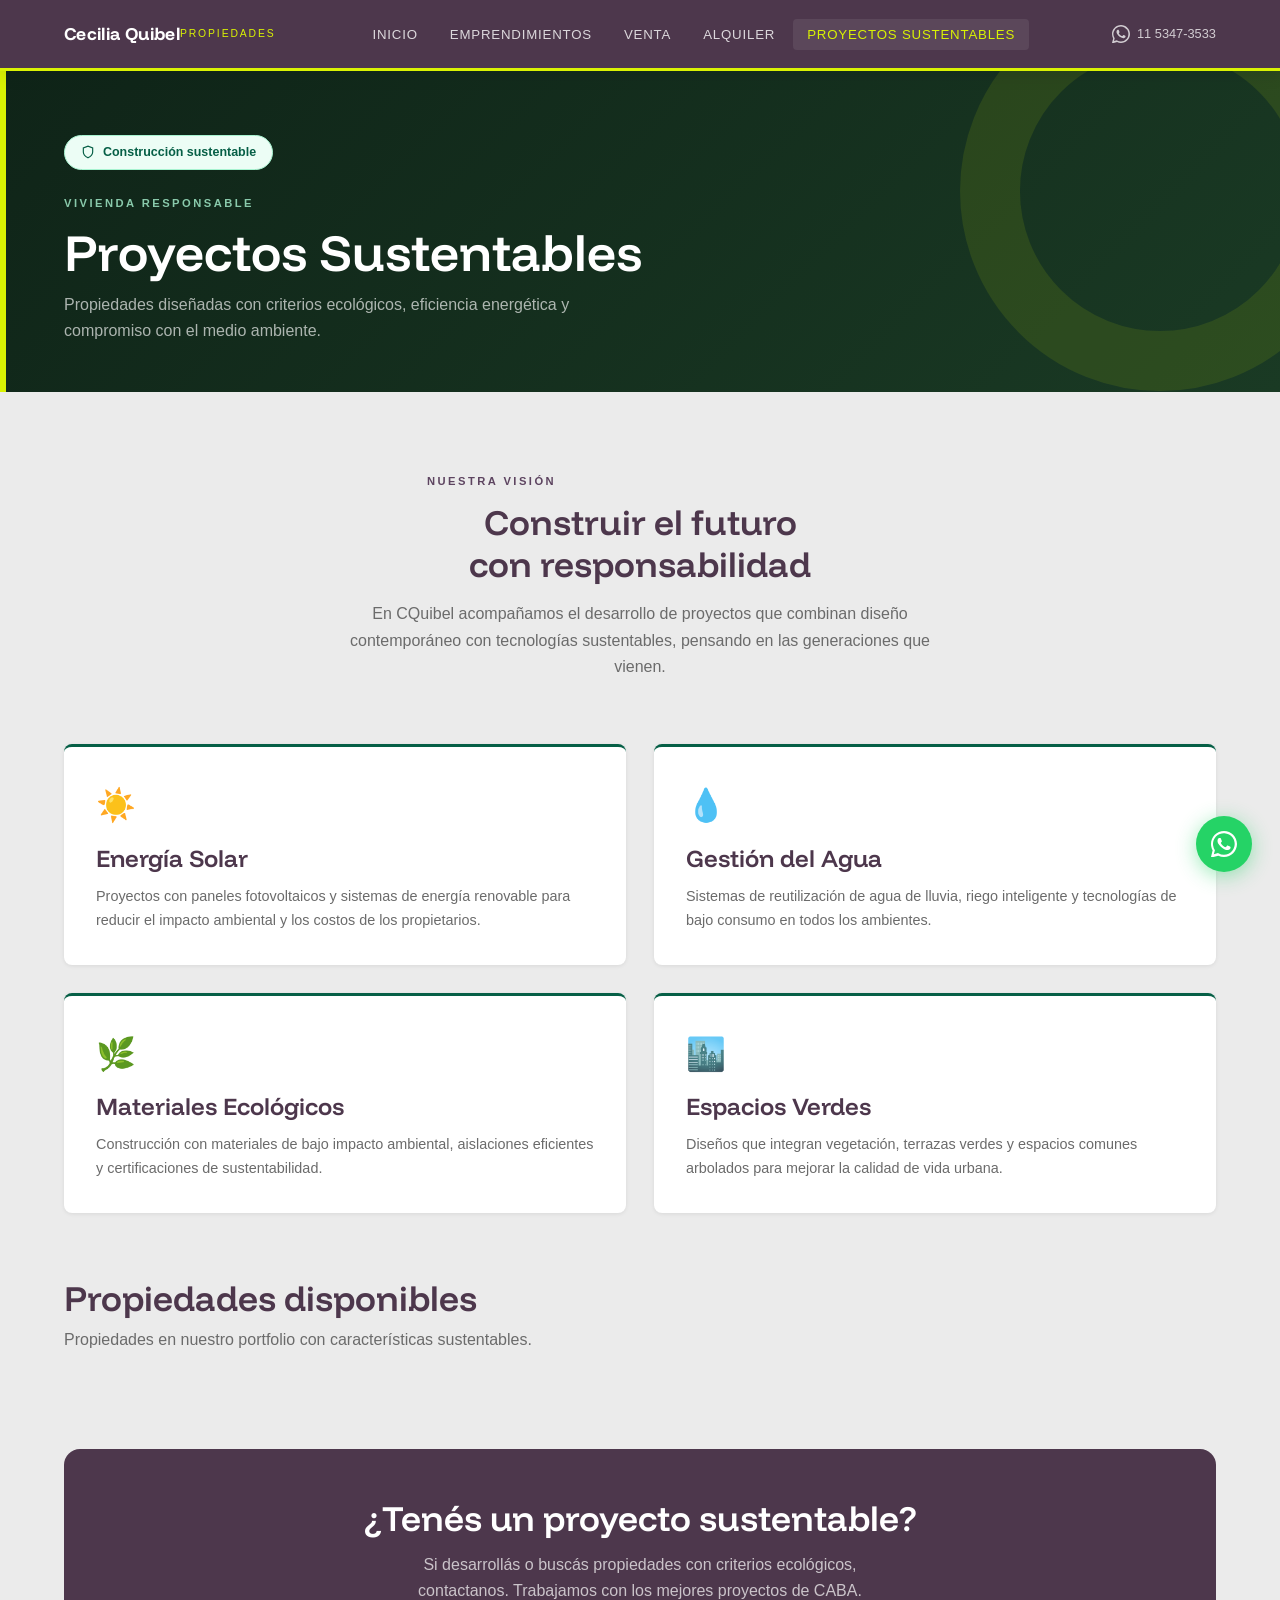
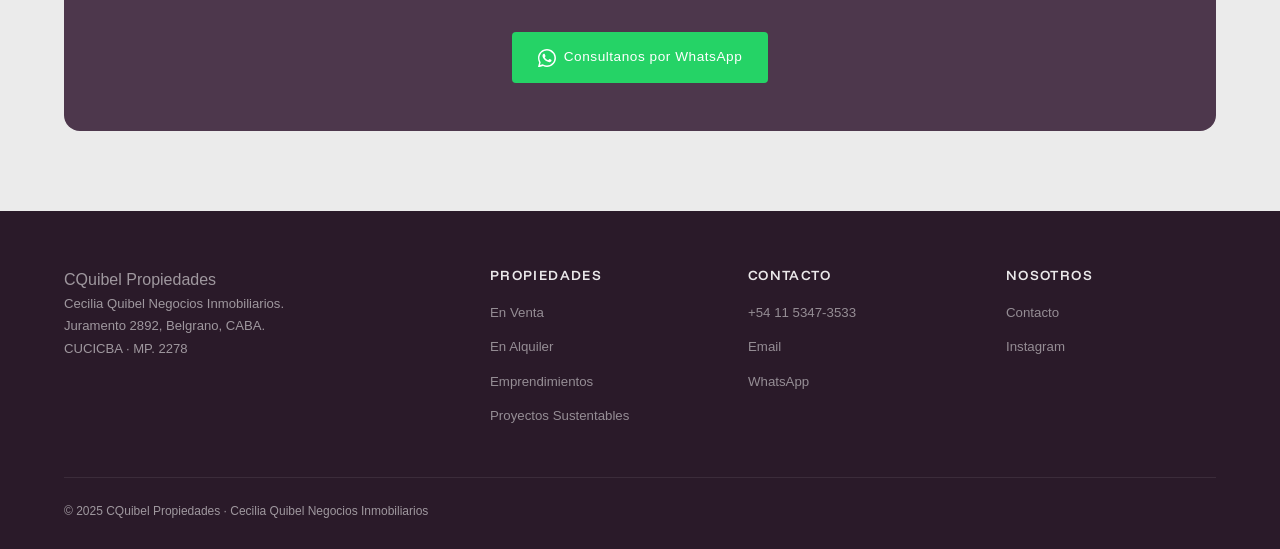
<file: proyectos-sustentables.html>
<!DOCTYPE html>
<html lang="es">
<head>
  <meta charset="UTF-8" />
  <meta name="viewport" content="width=device-width, initial-scale=1.0" />
  <title>Proyectos Sustentables — CQuibel Propiedades</title>
  <meta name="description" content="Proyectos sustentables e inmuebles ecológicos. CQuibel Propiedades — Cecilia Quibel Negocios Inmobiliarios." />
  <link rel="preconnect" href="https://fonts.googleapis.com" />
  <link rel="preconnect" href="https://fonts.gstatic.com" crossorigin />
  <link href="https://fonts.googleapis.com/css2?family=Funnel+Display:wght@300;400;500;600;700;800&display=swap" rel="stylesheet" />
  <link rel="stylesheet" href="css/style.css" />
  <style>
    .sustentable-badge {
      display: inline-flex; align-items: center; gap: 8px;
      background: #ecfdf5; color: #065f46;
      border: 1px solid #a7f3d0;
      padding: 6px 16px; border-radius: 24px;
      font-size: 0.78rem; font-weight: 600;
      margin-bottom: 24px;
    }
    .feature-list { display: flex; flex-direction: column; gap: 10px; margin: 20px 0; }
    .feature-list li {
      display: flex; align-items: flex-start; gap: 10px;
      font-size: 0.9rem; color: var(--color-text-muted);
    }
    .feature-list li::before {
      content: '✓'; color: #065f46; font-weight: 700; flex-shrink: 0; margin-top: 2px;
    }
    .sustentable-grid {
      display: grid; grid-template-columns: 1fr 1fr; gap: 28px; margin-top: 40px;
    }
    .sustentable-card {
      background: var(--color-surface); border-radius: var(--radius-md);
      padding: 32px; box-shadow: var(--shadow-sm);
      border-top: 3px solid #065f46;
    }
    .sustentable-card h3 { margin-bottom: 12px; color: var(--color-primary); }
    .sustentable-card p  { color: var(--color-text-muted); font-size: 0.9rem; }
    @media (max-width: 768px) { .sustentable-grid { grid-template-columns: 1fr; } }
  </style>
</head>
<body>

<!-- ── HEADER ──────────────────────────────────────────────── -->
<header class="site-header">
  <div class="container">
    <nav class="nav-inner">
      <a href="index.html" class="nav-logo"><span class="nav-logo-name">Cecilia Quibel</span><span class="nav-logo-sub">Propiedades</span></a>
      <ul class="nav-menu" id="navMenu">
        <li><a href="index.html">Inicio</a></li>
        <li><a href="emprendimientos.html">Emprendimientos</a></li>
        <li><a href="propiedades.html?op=venta">Venta</a></li>
        <li><a href="propiedades.html?op=alquiler">Alquiler</a></li>
        <li><a href="proyectos-sustentables.html" class="active">Proyectos Sustentables</a></li>
      </ul>
      <div class="nav-cta">
        <a href="https://wa.me/541153473533/?text=Hola%20Cecilia!%20Los%20contacto%20desde%20su%20web." class="nav-whatsapp" target="_blank" rel="noopener">
          <svg width="18" height="18" viewBox="0 0 24 24" fill="currentColor"><path d="M17.472 14.382c-.297-.149-1.758-.867-2.03-.967-.273-.099-.471-.148-.67.15-.197.297-.767.966-.94 1.164-.173.199-.347.223-.644.075-.297-.15-1.255-.463-2.39-1.475-.883-.788-1.48-1.761-1.653-2.059-.173-.297-.018-.458.13-.606.134-.133.298-.347.446-.52.149-.174.198-.298.298-.497.099-.198.05-.371-.025-.52-.075-.149-.669-1.612-.916-2.207-.242-.579-.487-.5-.669-.51-.173-.008-.371-.01-.57-.01-.198 0-.52.074-.792.372-.272.297-1.04 1.016-1.04 2.479 0 1.462 1.065 2.875 1.213 3.074.149.198 2.096 3.2 5.077 4.487.709.306 1.262.489 1.694.625.712.227 1.36.195 1.871.118.571-.085 1.758-.719 2.006-1.413.248-.694.248-1.289.173-1.413z"/><path d="M12 0C5.373 0 0 5.373 0 12c0 2.133.559 4.133 1.535 5.867L.057 23.776a.5.5 0 0 0 .614.64l6.102-1.597A11.94 11.94 0 0 0 12 24c6.627 0 12-5.373 12-12S18.627 0 12 0zm0 22a10 10 0 0 1-5.166-1.4l-.37-.217-3.828 1.003.964-3.717-.24-.386A10 10 0 1 1 12 22z"/></svg>
          <span>11 5347-3533</span>
        </a>
        <button class="nav-toggle" id="navToggle" aria-label="Abrir menú"><span></span><span></span><span></span></button>
      </div>
    </nav>
  </div>
</header>

<!-- ── PAGE HERO ────────────────────────────────────────────── -->
<section class="page-hero" style="background:linear-gradient(135deg, #0f2418 0%, #1a3a24 100%);">
  <div class="container">
    <span class="sustentable-badge">
      <svg width="14" height="14" viewBox="0 0 24 24" fill="none" stroke="currentColor" stroke-width="2"><path d="M12 22s8-4 8-10V5l-8-3-8 3v7c0 6 8 10 8 10z"/></svg>
      Construcción sustentable
    </span>
    <p class="section-label" style="color:rgba(167,243,208,0.8);">Vivienda responsable</p>
    <h1>Proyectos Sustentables</h1>
    <p>Propiedades diseñadas con criterios ecológicos, eficiencia energética y compromiso con el medio ambiente.</p>
  </div>
</section>

<!-- ── MAIN CONTENT ─────────────────────────────────────────── -->
<main class="section">
  <div class="container">

    <!-- Intro -->
    <div style="max-width:720px; margin: 0 auto 64px; text-align:center;">
      <p class="section-label">Nuestra visión</p>
      <h2>Construir el futuro<br>con responsabilidad</h2>
      <p class="text-muted" style="margin:16px auto 0;">En CQuibel acompañamos el desarrollo de proyectos que combinan diseño contemporáneo con tecnologías sustentables, pensando en las generaciones que vienen.</p>
    </div>

    <!-- Feature cards -->
    <div class="sustentable-grid">
      <div class="sustentable-card">
        <div style="font-size:2rem; margin-bottom:12px;">☀️</div>
        <h3>Energía Solar</h3>
        <p>Proyectos con paneles fotovoltaicos y sistemas de energía renovable para reducir el impacto ambiental y los costos de los propietarios.</p>
      </div>
      <div class="sustentable-card">
        <div style="font-size:2rem; margin-bottom:12px;">💧</div>
        <h3>Gestión del Agua</h3>
        <p>Sistemas de reutilización de agua de lluvia, riego inteligente y tecnologías de bajo consumo en todos los ambientes.</p>
      </div>
      <div class="sustentable-card">
        <div style="font-size:2rem; margin-bottom:12px;">🌿</div>
        <h3>Materiales Ecológicos</h3>
        <p>Construcción con materiales de bajo impacto ambiental, aislaciones eficientes y certificaciones de sustentabilidad.</p>
      </div>
      <div class="sustentable-card">
        <div style="font-size:2rem; margin-bottom:12px;">🏙️</div>
        <h3>Espacios Verdes</h3>
        <p>Diseños que integran vegetación, terrazas verdes y espacios comunes arbolados para mejorar la calidad de vida urbana.</p>
      </div>
    </div>

    <!-- Properties with sustainable tag -->
    <div style="margin-top:64px;">
      <h2 style="margin-bottom:8px;">Propiedades disponibles</h2>
      <p class="text-muted" style="margin-bottom:32px;">Propiedades en nuestro portfolio con características sustentables.</p>
      <div class="properties-grid" id="sustainableGrid"></div>
    </div>

    <!-- CTA -->
    <div style="background:var(--color-primary);border-radius:var(--radius-lg);padding:48px;text-align:center;margin-top:64px;color:#fff;">
      <h2 style="color:#fff;margin-bottom:12px;">¿Tenés un proyecto sustentable?</h2>
      <p style="color:rgba(255,255,255,0.7);margin:0 auto 28px;max-width:480px;">Si desarrollás o buscás propiedades con criterios ecológicos, contactanos. Trabajamos con los mejores proyectos de CABA.</p>
      <a href="https://wa.me/541153473533/?text=Hola%20Cecilia!%20Me%20interesa%20consultar%20sobre%20proyectos%20sustentables." target="_blank" rel="noopener" class="btn btn-whatsapp">
        <svg width="18" height="18" viewBox="0 0 24 24" fill="currentColor"><path d="M17.472 14.382c-.297-.149-1.758-.867-2.03-.967-.273-.099-.471-.148-.67.15-.197.297-.767.966-.94 1.164-.173.199-.347.223-.644.075-.297-.15-1.255-.463-2.39-1.475-.883-.788-1.48-1.761-1.653-2.059-.173-.297-.018-.458.13-.606.134-.133.298-.347.446-.52.149-.174.198-.298.298-.497.099-.198.05-.371-.025-.52-.075-.149-.669-1.612-.916-2.207-.242-.579-.487-.5-.669-.51-.173-.008-.371-.01-.57-.01-.198 0-.52.074-.792.372-.272.297-1.04 1.016-1.04 2.479 0 1.462 1.065 2.875 1.213 3.074.149.198 2.096 3.2 5.077 4.487.709.306 1.262.489 1.694.625.712.227 1.36.195 1.871.118.571-.085 1.758-.719 2.006-1.413.248-.694.248-1.289.173-1.413z"/><path d="M12 0C5.373 0 0 5.373 0 12c0 2.133.559 4.133 1.535 5.867L.057 23.776a.5.5 0 0 0 .614.64l6.102-1.597A11.94 11.94 0 0 0 12 24c6.627 0 12-5.373 12-12S18.627 0 12 0zm0 22a10 10 0 0 1-5.166-1.4l-.37-.217-3.828 1.003.964-3.717-.24-.386A10 10 0 1 1 12 22z"/></svg>
        Consultanos por WhatsApp
      </a>
    </div>
  </div>
</main>

<!-- ── FOOTER ───────────────────────────────────────────────── -->
<footer class="site-footer">
  <div class="container">
    <div class="footer-grid">
      <div class="footer-brand">
        <span class="footer-logo">CQuibel Propiedades</span>
        <p>Cecilia Quibel Negocios Inmobiliarios.<br>Juramento 2892, Belgrano, CABA.<br>CUCICBA · MP. 2278</p>
      </div>
      <div class="footer-col">
        <h4>Propiedades</h4>
        <ul>
          <li><a href="propiedades.html?op=venta">En Venta</a></li>
          <li><a href="propiedades.html?op=alquiler">En Alquiler</a></li>
          <li><a href="emprendimientos.html">Emprendimientos</a></li>
          <li><a href="proyectos-sustentables.html">Proyectos Sustentables</a></li>
        </ul>
      </div>
      <div class="footer-col">
        <h4>Contacto</h4>
        <ul>
          <li><a href="tel:+541153473533">+54 11 5347-3533</a></li>
          <li><a href="mailto:cquibel.propiedades@gmail.com">Email</a></li>
          <li><a href="https://wa.me/541153473533" target="_blank">WhatsApp</a></li>
        </ul>
      </div>
      <div class="footer-col">
        <h4>Nosotros</h4>
        <ul>
          <li><a href="index.html#contacto">Contacto</a></li>
          <li><a href="https://www.instagram.com/cquibel.propiedades/" target="_blank">Instagram</a></li>
        </ul>
      </div>
    </div>
    <div class="footer-bottom">
      <span>© 2025 CQuibel Propiedades · Cecilia Quibel Negocios Inmobiliarios</span>
    </div>
  </div>
</footer>

<a href="https://wa.me/541153473533/?text=Hola%20Cecilia!" class="whatsapp-float" target="_blank" rel="noopener" aria-label="WhatsApp">
  <svg width="26" height="26" viewBox="0 0 24 24" fill="currentColor"><path d="M17.472 14.382c-.297-.149-1.758-.867-2.03-.967-.273-.099-.471-.148-.67.15-.197.297-.767.966-.94 1.164-.173.199-.347.223-.644.075-.297-.15-1.255-.463-2.39-1.475-.883-.788-1.48-1.761-1.653-2.059-.173-.297-.018-.458.13-.606.134-.133.298-.347.446-.52.149-.174.198-.298.298-.497.099-.198.05-.371-.025-.52-.075-.149-.669-1.612-.916-2.207-.242-.579-.487-.5-.669-.51-.173-.008-.371-.01-.57-.01-.198 0-.52.074-.792.372-.272.297-1.04 1.016-1.04 2.479 0 1.462 1.065 2.875 1.213 3.074.149.198 2.096 3.2 5.077 4.487.709.306 1.262.489 1.694.625.712.227 1.36.195 1.871.118.571-.085 1.758-.719 2.006-1.413.248-.694.248-1.289.173-1.413z"/><path d="M12 0C5.373 0 0 5.373 0 12c0 2.133.559 4.133 1.535 5.867L.057 23.776a.5.5 0 0 0 .614.64l6.102-1.597A11.94 11.94 0 0 0 12 24c6.627 0 12-5.373 12-12S18.627 0 12 0zm0 22a10 10 0 0 1-5.166-1.4l-.37-.217-3.828 1.003.964-3.717-.24-.386A10 10 0 1 1 12 22z"/></svg>
</a>

<script src="js/tokko.js"></script>
<script src="js/main.js"></script>
<script>
// Load properties tagged as sustainable or in sustainable developments
TOKKO.getProperties({ limit: 100 }).then(data => {
  const grid = document.getElementById('sustainableGrid');
  // Filter by tags or custom_tags that mention sustentable/verde/ecológico
  const sus = data.objects.filter(p => {
    const title = (p.publication_title || '').toLowerCase();
    const desc  = (p.description || '').toLowerCase();
    const tags  = (p.tags || []).map(t => t.name.toLowerCase()).join(' ');
    return title.includes('sustentable') || title.includes('verde') || title.includes('ecológico') ||
           desc.includes('sustentable')  || tags.includes('sustentable') || tags.includes('solar') ||
           (p.custom_tags || []).some(ct => ct.toLowerCase().includes('sustentable'));
  });

  if (sus.length === 0) {
    grid.innerHTML = `
      <div class="empty-state" style="grid-column:1/-1;">
        <h3>Consultanos por proyectos sustentables</h3>
        <p>Tenemos propiedades con características ecológicas. Contactanos para más información.</p>
        <a href="index.html#contacto" class="btn btn-primary" style="margin-top:16px;">Ver todas las propiedades</a>
      </div>`;
    return;
  }
  grid.innerHTML = sus.map(buildPropertyCard).join('');
}).catch(console.error);
</script>
</body>
</html>
</file>
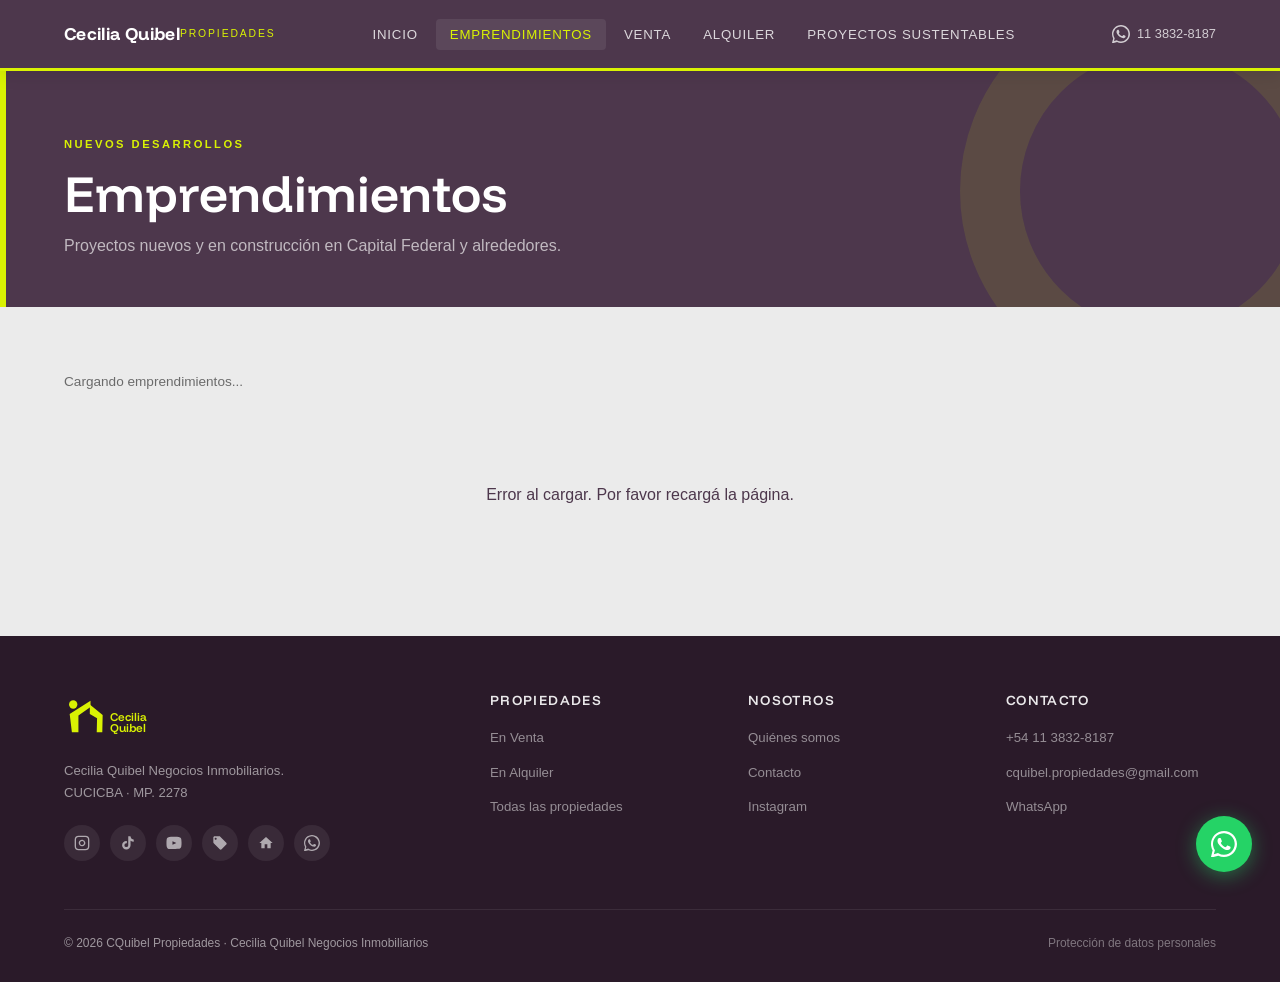
<file: cquibel-web/emprendimientos.html>
<!DOCTYPE html>
<html lang="es">
<head>
  <meta charset="UTF-8" />
  <meta name="viewport" content="width=device-width, initial-scale=1.0" />
  <title>Emprendimientos — CQuibel Propiedades</title>
  <meta name="description" content="Nuevos emprendimientos inmobiliarios en CABA. CQuibel Propiedades — Cecilia Quibel Negocios Inmobiliarios." />
  <link rel="preconnect" href="https://fonts.googleapis.com" />
  <link rel="preconnect" href="https://fonts.gstatic.com" crossorigin />
  <link href="https://fonts.googleapis.com/css2?family=Funnel+Display:wght@300;400;500;600;700;800&display=swap" rel="stylesheet" />
  <link rel="stylesheet" href="css/style.css" />
</head>
<body>

<!-- ── HEADER ──────────────────────────────────────────────── -->
<header class="site-header">
  <div class="container">
    <nav class="nav-inner">
      <a href="index.html" class="nav-logo"><span class="nav-logo-name">Cecilia Quibel</span><span class="nav-logo-sub">Propiedades</span></a>
      <ul class="nav-menu" id="navMenu">
        <li><a href="index.html">Inicio</a></li>
        <li><a href="emprendimientos.html" class="active">Emprendimientos</a></li>
        <li><a href="propiedades.html?op=venta">Venta</a></li>
        <li><a href="propiedades.html?op=alquiler">Alquiler</a></li>
        <li><a href="proyectos-sustentables.html">Proyectos Sustentables</a></li>
      </ul>
      <div class="nav-cta">
        <a href="https://wa.me/541138328187/?text=Hola%20Cecilia!%20Los%20contacto%20desde%20su%20web." class="nav-whatsapp" target="_blank" rel="noopener">
          <svg width="18" height="18" viewBox="0 0 24 24" fill="currentColor"><path d="M17.472 14.382c-.297-.149-1.758-.867-2.03-.967-.273-.099-.471-.148-.67.15-.197.297-.767.966-.94 1.164-.173.199-.347.223-.644.075-.297-.15-1.255-.463-2.39-1.475-.883-.788-1.48-1.761-1.653-2.059-.173-.297-.018-.458.13-.606.134-.133.298-.347.446-.52.149-.174.198-.298.298-.497.099-.198.05-.371-.025-.52-.075-.149-.669-1.612-.916-2.207-.242-.579-.487-.5-.669-.51-.173-.008-.371-.01-.57-.01-.198 0-.52.074-.792.372-.272.297-1.04 1.016-1.04 2.479 0 1.462 1.065 2.875 1.213 3.074.149.198 2.096 3.2 5.077 4.487.709.306 1.262.489 1.694.625.712.227 1.36.195 1.871.118.571-.085 1.758-.719 2.006-1.413.248-.694.248-1.289.173-1.413z"/><path d="M12 0C5.373 0 0 5.373 0 12c0 2.133.559 4.133 1.535 5.867L.057 23.776a.5.5 0 0 0 .614.64l6.102-1.597A11.94 11.94 0 0 0 12 24c6.627 0 12-5.373 12-12S18.627 0 12 0zm0 22a10 10 0 0 1-5.166-1.4l-.37-.217-3.828 1.003.964-3.717-.24-.386A10 10 0 1 1 12 22z"/></svg>
          <span>11 3832-8187</span>
        </a>
        <button class="nav-toggle" id="navToggle" aria-label="Abrir menú"><span></span><span></span><span></span></button>
      </div>
    </nav>
  </div>
</header>

<!-- ── PAGE HERO ────────────────────────────────────────────── -->
<section class="page-hero">
  <div class="container">
    <p class="section-label">Nuevos desarrollos</p>
    <h1>Emprendimientos</h1>
    <p>Proyectos nuevos y en construcción en Capital Federal y alrededores.</p>
  </div>
</section>

<!-- ── MAIN CONTENT ─────────────────────────────────────────── -->
<main class="section">
  <div class="container">
    <div class="results-header">
      <p class="results-count" id="resultsCount">Cargando emprendimientos...</p>
    </div>
    <div class="properties-grid" id="devsGrid"></div>
  </div>
</main>

<!-- ── FOOTER ───────────────────────────────────────────────── -->
<footer class="site-footer">
  <div class="container">
    <div class="footer-grid">
      <div class="footer-brand">
        <svg class="footer-logo-img" xmlns="http://www.w3.org/2000/svg" viewBox="0 0 1080 624.49" aria-label="Cecilia Quibel Propiedades"><polygon fill="#d9f203" points="318.47 106.04 318.47 179.3 173.26 281.26 173.26 484.25 94.78 484.25 68.06 263.85 318.47 106.04"/><polygon fill="#d9f203" points="310.06 264.98 310.06 149.91 464.44 276.23 459.94 483.97 393.01 483.97 397.13 316.74 310.06 264.98"/><circle fill="#d9f203" cx="110.55" cy="149.91" r="49.94"/><text fill="#d9f203" font-size="139.85" font-family="'Funnel Display',system-ui,sans-serif" font-weight="600" transform="translate(547.52 347.09)">Cecilia <tspan x="0" y="136.87">Q</tspan><tspan letter-spacing="0" x="107.22" y="136.87">u</tspan><tspan x="197.77" y="136.87">ibel</tspan></text></svg>
        <p>Cecilia Quibel Negocios Inmobiliarios.<br>CUCICBA · MP. 2278</p>
        <div class="footer-social">
          <a href="https://www.instagram.com/cquibel.propiedades/" target="_blank" rel="noopener" aria-label="Instagram">
            <svg width="16" height="16" viewBox="0 0 24 24" fill="none" stroke="currentColor" stroke-width="2"><rect x="2" y="2" width="20" height="20" rx="5" ry="5"/><path d="M16 11.37A4 4 0 1 1 12.63 8 4 4 0 0 1 16 11.37z"/><line x1="17.5" y1="6.5" x2="17.51" y2="6.5"/></svg>
          </a>
          <a href="https://www.tiktok.com/@cquibel.prop" target="_blank" rel="noopener" aria-label="TikTok">
            <svg width="16" height="16" viewBox="0 0 24 24" fill="currentColor"><path d="M19.59 6.69a4.83 4.83 0 0 1-3.77-4.25V2h-3.45v13.67a2.89 2.89 0 0 1-2.88 2.5 2.89 2.89 0 0 1-2.89-2.89 2.89 2.89 0 0 1 2.89-2.89c.28 0 .54.04.79.1V9.01a6.31 6.31 0 0 0-.79-.05 6.34 6.34 0 0 0-6.34 6.34 6.34 6.34 0 0 0 6.34 6.34 6.34 6.34 0 0 0 6.33-6.34V8.69a8.22 8.22 0 0 0 4.78 1.52V6.75a4.85 4.85 0 0 1-1.01-.06z"/></svg>
          </a>
          <a href="https://www.youtube.com/@cquibel.propiedades" target="_blank" rel="noopener" aria-label="YouTube">
            <svg width="16" height="16" viewBox="0 0 24 24" fill="currentColor"><path d="M23 7s-.3-1.9-1.2-2.7c-1.1-1.2-2.4-1.2-3-1.3C15.9 2.8 12 2.8 12 2.8s-3.9 0-6.8.2c-.6.1-1.9.1-3 1.3C1.3 5.1 1 7 1 7S.7 9 .7 11v1.9C.7 15 1 17 1 17s.3 1.9 1.2 2.7c1.1 1.2 2.6 1.1 3.3 1.2C7.2 21.1 12 21.1 12 21.1s3.9 0 6.8-.3c.6-.1 1.9-.1 3-1.3.9-.8 1.2-2.7 1.2-2.7s.3-2 .3-4v-1.9C23.3 9 23 7 23 7zm-13.3 7.8V9.2l5.9 2.8-5.9 2.8z"/></svg>
          </a>
          <a href="https://inmuebles.mercadolibre.com.ar/_CustId_129886697" target="_blank" rel="noopener" aria-label="MercadoLibre">
            <svg width="16" height="16" viewBox="0 0 24 24" fill="currentColor"><path d="M21.41 11.58l-9-9C12.05 2.22 11.55 2 11 2H4c-1.1 0-2 .9-2 2v7c0 .55.22 1.05.59 1.42l9 9c.36.36.86.58 1.41.58s1.05-.22 1.41-.59l7-7c.37-.36.59-.86.59-1.41s-.23-1.06-.59-1.42zM5.5 7C4.67 7 4 6.33 4 5.5S4.67 4 5.5 4 7 4.67 7 5.5 6.33 7 5.5 7z"/></svg>
          </a>
          <a href="https://www.zonaprop.com.ar/inmobiliarias/cecilia-quibel-negocios-inmobiliarios_17032850-inmuebles.html" target="_blank" rel="noopener" aria-label="ZonaProp">
            <svg width="16" height="16" viewBox="0 0 24 24" fill="currentColor"><path d="M10 20v-6h4v6h5v-8h3L12 3 2 12h3v8z"/></svg>
          </a>
          <a href="https://wa.me/541138328187" target="_blank" rel="noopener" aria-label="WhatsApp">
            <svg width="16" height="16" viewBox="0 0 24 24" fill="currentColor"><path d="M17.472 14.382c-.297-.149-1.758-.867-2.03-.967-.273-.099-.471-.148-.67.15-.197.297-.767.966-.94 1.164-.173.199-.347.223-.644.075-.297-.15-1.255-.463-2.39-1.475-.883-.788-1.48-1.761-1.653-2.059-.173-.297-.018-.458.13-.606.134-.133.298-.347.446-.52.149-.174.198-.298.298-.497.099-.198.05-.371-.025-.52-.075-.149-.669-1.612-.916-2.207-.242-.579-.487-.5-.669-.51-.173-.008-.371-.01-.57-.01-.198 0-.52.074-.792.372-.272.297-1.04 1.016-1.04 2.479 0 1.462 1.065 2.875 1.213 3.074.149.198 2.096 3.2 5.077 4.487.709.306 1.262.489 1.694.625.712.227 1.36.195 1.871.118.571-.085 1.758-.719 2.006-1.413.248-.694.248-1.289.173-1.413z"/><path d="M12 0C5.373 0 0 5.373 0 12c0 2.133.559 4.133 1.535 5.867L.057 23.776a.5.5 0 0 0 .614.64l6.102-1.597A11.94 11.94 0 0 0 12 24c6.627 0 12-5.373 12-12S18.627 0 12 0zm0 22a10 10 0 0 1-5.166-1.4l-.37-.217-3.828 1.003.964-3.717-.24-.386A10 10 0 1 1 12 22z"/></svg>
          </a>
        </div>
      </div>
      <div class="footer-col">
        <h4>Propiedades</h4>
        <ul>
          <li><a href="propiedades.html?op=venta">En Venta</a></li>
          <li><a href="propiedades.html?op=alquiler">En Alquiler</a></li>
          <li><a href="propiedades.html">Todas las propiedades</a></li>
        </ul>
      </div>
      <div class="footer-col">
        <h4>Nosotros</h4>
        <ul>
          <li><a href="nosotros.html">Quiénes somos</a></li>
          <li><a href="index.html#contacto">Contacto</a></li>
          <li><a href="https://www.instagram.com/cquibel.propiedades/" target="_blank">Instagram</a></li>
        </ul>
      </div>
      <div class="footer-col">
        <h4>Contacto</h4>
        <ul>
          <li><a href="tel:+541138328187">+54 11 3832-8187</a></li>
          <li><a href="mailto:cquibel.propiedades@gmail.com">cquibel.propiedades@gmail.com</a></li>
          <li><a href="https://wa.me/541138328187" target="_blank">WhatsApp</a></li>
        </ul>
      </div>
    </div>
    <div class="footer-bottom">
      <span>© 2026 CQuibel Propiedades · Cecilia Quibel Negocios Inmobiliarios</span>
      <a href="https://www.argentina.gob.ar/aaip/datospersonales" target="_blank" rel="noopener">Protección de datos personales</a>
    </div>
  </div>
</footer>

<!-- ── WHATSAPP FLOAT ────────────────────────────────────────── -->
<a href="https://wa.me/541138328187/?text=Hola%20Cecilia!%20Los%20contacto%20desde%20su%20web."
   class="whatsapp-float" target="_blank" rel="noopener" aria-label="Contactar por WhatsApp">
  <svg width="26" height="26" viewBox="0 0 24 24" fill="currentColor"><path d="M17.472 14.382c-.297-.149-1.758-.867-2.03-.967-.273-.099-.471-.148-.67.15-.197.297-.767.966-.94 1.164-.173.199-.347.223-.644.075-.297-.15-1.255-.463-2.39-1.475-.883-.788-1.48-1.761-1.653-2.059-.173-.297-.018-.458.13-.606.134-.133.298-.347.446-.52.149-.174.198-.298.298-.497.099-.198.05-.371-.025-.52-.075-.149-.669-1.612-.916-2.207-.242-.579-.487-.5-.669-.51-.173-.008-.371-.01-.57-.01-.198 0-.52.074-.792.372-.272.297-1.04 1.016-1.04 2.479 0 1.462 1.065 2.875 1.213 3.074.149.198 2.096 3.2 5.077 4.487.709.306 1.262.489 1.694.625.712.227 1.36.195 1.871.118.571-.085 1.758-.719 2.006-1.413.248-.694.248-1.289.173-1.413-.074-.124-.272-.198-.57-.347z"/><path d="M12 0C5.373 0 0 5.373 0 12c0 2.133.559 4.133 1.535 5.867L.057 23.776a.5.5 0 0 0 .614.64l6.102-1.597A11.94 11.94 0 0 0 12 24c6.627 0 12-5.373 12-12S18.627 0 12 0zm0 22a10 10 0 0 1-5.166-1.4l-.37-.217-3.828 1.003.964-3.717-.24-.386A10 10 0 1 1 12 22z"/></svg>
</a>

<script src="js/tokko.js"></script>
<script src="js/main.js"></script>
<script>
renderSkeletons(document.getElementById('devsGrid'), 6);

TOKKO.getDevelopments({ limit: 50 }).then(data => {
  const grid  = document.getElementById('devsGrid');
  const count = document.getElementById('resultsCount');
  const devs  = data.objects || [];
  count.innerHTML = `<strong>${devs.length}</strong> emprendimiento${devs.length !== 1 ? 's' : ''}`;
  if (devs.length === 0) {
    grid.innerHTML = `<div class="empty-state"><h3>Sin emprendimientos disponibles</h3><p>Consultanos directamente para conocer las oportunidades en desarrollo.</p></div>`;
    return;
  }
  grid.innerHTML = devs.map(buildDevCard).join('');
}).catch(() => {
  document.getElementById('devsGrid').innerHTML =
    `<div class="empty-state"><p>Error al cargar. Por favor recargá la página.</p></div>`;
});
</script>
</body>
</html>
</file>
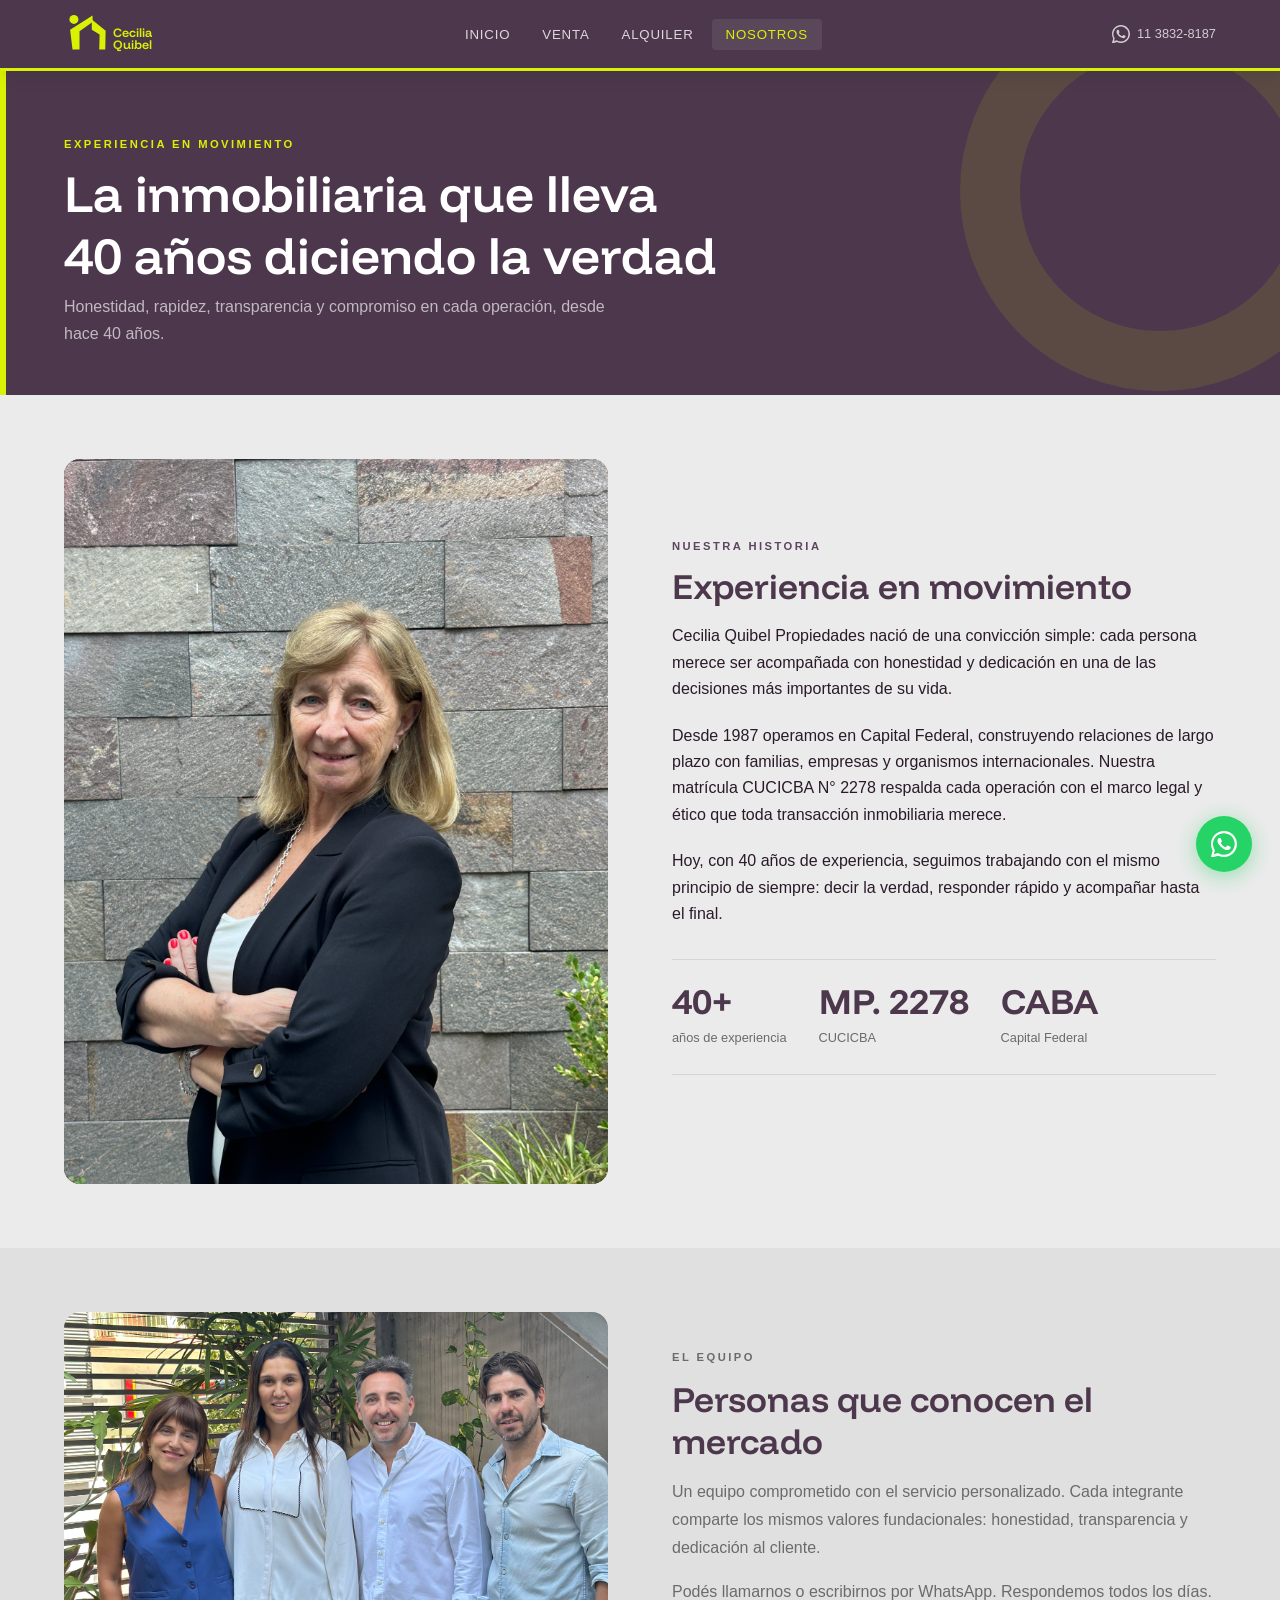
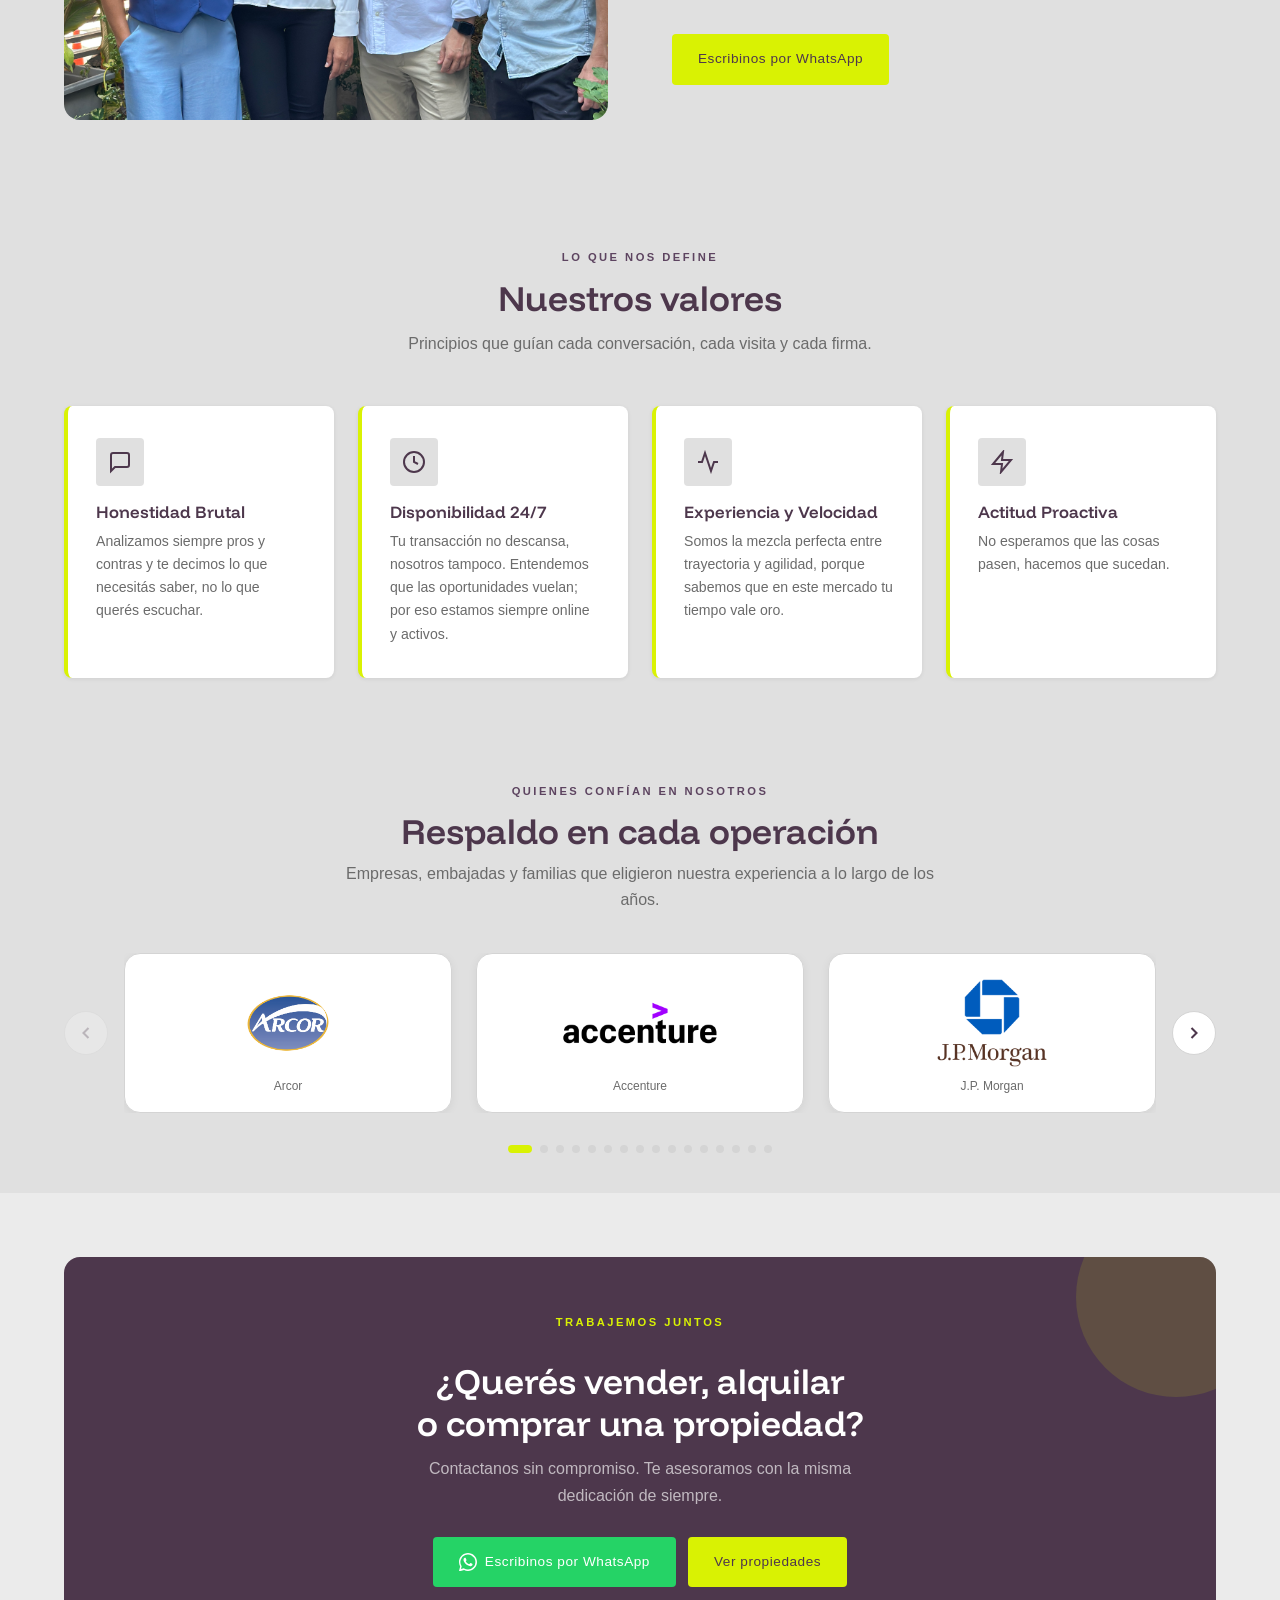
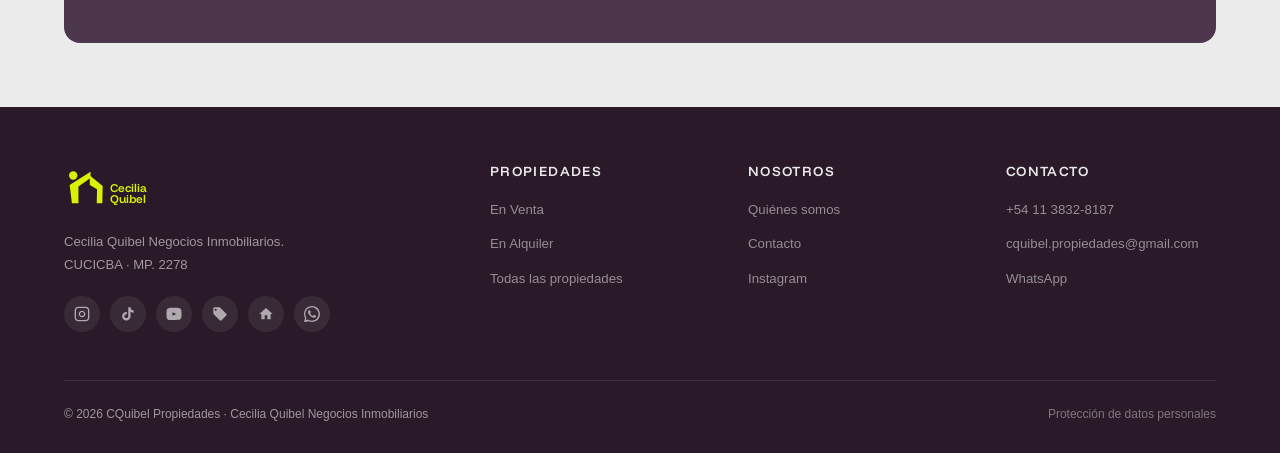
<file: cquibel-web/nosotros.html>
<!DOCTYPE html>
<html lang="es">
<head>
  <meta charset="UTF-8" />
  <meta name="viewport" content="width=device-width, initial-scale=1.0" />
  <title>Nosotros — Cecilia Quibel Propiedades</title>
  <meta name="description" content="40 años de experiencia en el mercado inmobiliario de CABA. Conocé la historia y los valores de Cecilia Quibel Propiedades." />
  <link rel="preconnect" href="https://fonts.googleapis.com" />
  <link rel="preconnect" href="https://fonts.gstatic.com" crossorigin />
  <link href="https://fonts.googleapis.com/css2?family=Funnel+Display:wght@300;400;500;600;700;800&display=swap" rel="stylesheet" />
  <link rel="stylesheet" href="css/style.css" />
</head>
<body>

<!-- ── HEADER ──────────────────────────────────────────────── -->
<header class="site-header">
  <div class="container">
    <nav class="nav-inner">
      <a href="index.html" class="nav-logo" aria-label="Cecilia Quibel Propiedades">
        <svg xmlns="http://www.w3.org/2000/svg" viewBox="0 0 1080 624.49" role="img" aria-hidden="true"><polygon fill="#d9f203" points="318.47 106.04 318.47 179.3 173.26 281.26 173.26 484.25 94.78 484.25 68.06 263.85 318.47 106.04"/><polygon fill="#d9f203" points="310.06 264.98 310.06 149.91 464.44 276.23 459.94 483.97 393.01 483.97 397.13 316.74 310.06 264.98"/><circle fill="#d9f203" cx="110.55" cy="149.91" r="49.94"/><text fill="#d9f203" font-size="139.85" font-family="'Funnel Display',system-ui,sans-serif" font-weight="600" transform="translate(547.52 347.09)">Cecilia <tspan x="0" y="136.87">Q</tspan><tspan letter-spacing="0" x="107.22" y="136.87">u</tspan><tspan x="197.77" y="136.87">ibel</tspan></text></svg>
      </a>
      <ul class="nav-menu" id="navMenu">
        <li><a href="index.html">Inicio</a></li>
        <li><a href="propiedades.html?op=venta">Venta</a></li>
        <li><a href="propiedades.html?op=alquiler">Alquiler</a></li>
        <li><a href="nosotros.html" class="active">Nosotros</a></li>
      </ul>
      <div class="nav-cta">
        <a href="https://wa.me/541138328187/?text=Hola%20Cecilia!%20Los%20contacto%20desde%20su%20web." class="nav-whatsapp" target="_blank" rel="noopener">
          <svg width="18" height="18" viewBox="0 0 24 24" fill="currentColor"><path d="M17.472 14.382c-.297-.149-1.758-.867-2.03-.967-.273-.099-.471-.148-.67.15-.197.297-.767.966-.94 1.164-.173.199-.347.223-.644.075-.297-.15-1.255-.463-2.39-1.475-.883-.788-1.48-1.761-1.653-2.059-.173-.297-.018-.458.13-.606.134-.133.298-.347.446-.52.149-.174.198-.298.298-.497.099-.198.05-.371-.025-.52-.075-.149-.669-1.612-.916-2.207-.242-.579-.487-.5-.669-.51-.173-.008-.371-.01-.57-.01-.198 0-.52.074-.792.372-.272.297-1.04 1.016-1.04 2.479 0 1.462 1.065 2.875 1.213 3.074.149.198 2.096 3.2 5.077 4.487.709.306 1.262.489 1.694.625.712.227 1.36.195 1.871.118.571-.085 1.758-.719 2.006-1.413.248-.694.248-1.289.173-1.413z"/><path d="M12 0C5.373 0 0 5.373 0 12c0 2.133.559 4.133 1.535 5.867L.057 23.776a.5.5 0 0 0 .614.64l6.102-1.597A11.94 11.94 0 0 0 12 24c6.627 0 12-5.373 12-12S18.627 0 12 0zm0 22a10 10 0 0 1-5.166-1.4l-.37-.217-3.828 1.003.964-3.717-.24-.386A10 10 0 1 1 12 22z"/></svg>
          <span>11 3832-8187</span>
        </a>
        <button class="nav-toggle" id="navToggle" aria-label="Abrir menú"><span></span><span></span><span></span></button>
      </div>
    </nav>
  </div>
</header>

<!-- ── PAGE HERO ────────────────────────────────────────────── -->
<section class="page-hero">
  <div class="container">
    <p class="section-label">Experiencia en movimiento</p>
    <h1>La inmobiliaria que lleva<br>40 años diciendo la verdad</h1>
    <p>Honestidad, rapidez, transparencia y compromiso en cada operación, desde hace 40 años.</p>
  </div>
</section>

<!-- ── BIO ──────────────────────────────────────────────────── -->
<section class="section">
  <div class="container">
    <div class="nosotros-bio">
      <div class="nosotros-bio-img">
        <img src="img/cecilia.jpg"
             alt="Cecilia Quibel"
             style="object-fit:cover; width:100%; height:100%;" />
      </div>
      <div>
        <p class="section-label">Nuestra historia</p>
        <h2>Experiencia en movimiento</h2>
        <p style="margin-top:16px; margin-bottom:20px;">Cecilia Quibel Propiedades nació de una convicción simple: cada persona merece ser acompañada con honestidad y dedicación en una de las decisiones más importantes de su vida.</p>
        <p style="margin-bottom:20px;">Desde 1987 operamos en Capital Federal, construyendo relaciones de largo plazo con familias, empresas y organismos internacionales. Nuestra matrícula CUCICBA N° 2278 respalda cada operación con el marco legal y ético que toda transacción inmobiliaria merece.</p>
        <p style="margin-bottom:32px;">Hoy, con 40 años de experiencia, seguimos trabajando con el mismo principio de siempre: decir la verdad, responder rápido y acompañar hasta el final.</p>
        <div class="about-stats" style="margin-top:0; padding-top:24px;">
          <div class="stat-item">
            <strong>40+</strong>
            <span>años de experiencia</span>
          </div>
          <div class="stat-item">
            <strong>MP. 2278</strong>
            <span>CUCICBA</span>
          </div>
          <div class="stat-item">
            <strong>CABA</strong>
            <span>Capital Federal</span>
          </div>
        </div>
      </div>
    </div>
  </div>
</section>

<!-- ── EQUIPO ──────────────────────────────────────────────── -->
<section class="section equipo-section">
  <div class="container">
    <div class="equipo-grid">
      <div class="equipo-img">
        <img src="img/equipo.jpg" alt="Equipo Cecilia Quibel Propiedades" />
      </div>
      <div class="equipo-text">
        <p class="section-label">El equipo</p>
        <h2>Personas que conocen el mercado</h2>
        <p style="margin-top:16px;">Un equipo comprometido con el servicio personalizado. Cada integrante comparte los mismos valores fundacionales: honestidad, transparencia y dedicación al cliente.</p>
        <p style="margin-top:16px;">Podés llamarnos o escribirnos por WhatsApp. Respondemos todos los días.</p>
        <a href="https://wa.me/541138328187/?text=Hola%20Cecilia!%20Los%20contacto%20desde%20su%20web." class="btn btn-primary" target="_blank" rel="noopener" style="margin-top:28px; display:inline-flex;">Escribinos por WhatsApp</a>
      </div>
    </div>
  </div>
</section>

<!-- ── VALORES ──────────────────────────────────────────────── -->
<section class="section" style="background:var(--color-bg-alt);">
  <div class="container">
    <div style="text-align:center; max-width:600px; margin:0 auto 48px;">
      <p class="section-label" style="display:block; text-align:center; margin:0 auto 10px;">Lo que nos define</p>
      <h2>Nuestros valores</h2>
      <p style="color:var(--color-text-muted); margin:12px auto 0;">Principios que guían cada conversación, cada visita y cada firma.</p>
    </div>
    <div class="values-grid">
      <div class="value-card">
        <div class="value-card-icon">
          <svg width="24" height="24" viewBox="0 0 24 24" fill="none" stroke="currentColor" stroke-width="2"><path d="M21 15a2 2 0 0 1-2 2H7l-4 4V5a2 2 0 0 1 2-2h14a2 2 0 0 1 2 2z"/></svg>
        </div>
        <h3>Honestidad Brutal</h3>
        <p>Analizamos siempre pros y contras y te decimos lo que necesitás saber, no lo que querés escuchar.</p>
      </div>
      <div class="value-card">
        <div class="value-card-icon">
          <svg width="24" height="24" viewBox="0 0 24 24" fill="none" stroke="currentColor" stroke-width="2"><circle cx="12" cy="12" r="10"/><polyline points="12 6 12 12 16 14"/></svg>
        </div>
        <h3>Disponibilidad 24/7</h3>
        <p>Tu transacción no descansa, nosotros tampoco. Entendemos que las oportunidades vuelan; por eso estamos siempre online y activos.</p>
      </div>
      <div class="value-card">
        <div class="value-card-icon">
          <svg width="24" height="24" viewBox="0 0 24 24" fill="none" stroke="currentColor" stroke-width="2"><polyline points="22 12 18 12 15 21 9 3 6 12 2 12"/></svg>
        </div>
        <h3>Experiencia y Velocidad</h3>
        <p>Somos la mezcla perfecta entre trayectoria y agilidad, porque sabemos que en este mercado tu tiempo vale oro.</p>
      </div>
      <div class="value-card">
        <div class="value-card-icon">
          <svg width="24" height="24" viewBox="0 0 24 24" fill="none" stroke="currentColor" stroke-width="2"><polygon points="13 2 3 14 12 14 11 22 21 10 12 10 13 2"/></svg>
        </div>
        <h3>Actitud Proactiva</h3>
        <p>No esperamos que las cosas pasen, hacemos que sucedan.</p>
      </div>
    </div>
  </div>
</section>

<!-- ── CLIENTES ──────────────────────────────────────────────── -->
<section class="section section-sm trust-section">
  <div class="container text-center">
    <p class="section-label" style="display:block; text-align:center; margin:0 auto 10px;">Quienes confían en nosotros</p>
    <h2 style="margin-bottom:8px;">Respaldo en cada operación</h2>
    <p class="text-muted" style="margin: 0 auto 40px;">Empresas, embajadas y familias que eligieron nuestra experiencia a lo largo de los años.</p>
    <div class="testi-wrapper">
      <button class="testi-arrow" id="trustPrev" aria-label="Empresa anterior">
        <svg width="20" height="20" viewBox="0 0 24 24" fill="none" stroke="currentColor" stroke-width="2.5"><polyline points="15 18 9 12 15 6"/></svg>
      </button>
      <div class="testi-clip">
        <div class="testi-track" id="trustTrack">

          <div class="testi-card trust-brand-card"><img src="img/empresas/arcor.png" alt="Arcor" class="trust-brand-logo"><span class="trust-brand-name">Arcor</span></div>
          <div class="testi-card trust-brand-card"><img src="img/empresas/Accenture.png" alt="Accenture" class="trust-brand-logo"><span class="trust-brand-name">Accenture</span></div>
          <div class="testi-card trust-brand-card"><img src="img/empresas/JP-Morgan.png" alt="J.P. Morgan" class="trust-brand-logo"><span class="trust-brand-name">J.P. Morgan</span></div>
          <div class="testi-card trust-brand-card"><img src="img/empresas/Philip-Morris.png" alt="Philip Morris International" class="trust-brand-logo"><span class="trust-brand-name">Philip Morris International</span></div>
          <div class="testi-card trust-brand-card"><img src="img/empresas/sener.png" alt="SENER" class="trust-brand-logo"><span class="trust-brand-name">SENER</span></div>
          <div class="testi-card trust-brand-card"><img src="img/empresas/YPF-logo.png" alt="YPF" class="trust-brand-logo"><span class="trust-brand-name">YPF</span></div>
          <div class="testi-card trust-brand-card"><img src="img/empresas/embajada-italia.png" alt="Consolato Generale d'Italia" class="trust-brand-logo"><span class="trust-brand-name">Consolato Generale d'Italia</span></div>
          <div class="testi-card trust-brand-card"><img src="img/empresas/embajada-mexico.png" alt="Embajada de México" class="trust-brand-logo"><span class="trust-brand-name">Embajada de México</span></div>
          <div class="testi-card trust-brand-card"><img src="img/empresas/embajada-del-brasil.png" alt="Embajada del Brasil" class="trust-brand-logo"><span class="trust-brand-name">Embajada del Brasil</span></div>
          <div class="testi-card trust-brand-card"><img src="img/empresas/consulado-del-uruguay.png" alt="Consulado del Uruguay" class="trust-brand-logo"><span class="trust-brand-name">Consulado del Uruguay</span></div>
          <div class="testi-card trust-brand-card"><img src="img/empresas/embajada-de-la-india.png" alt="Embajada de la India" class="trust-brand-logo"><span class="trust-brand-name">Embajada de la India</span></div>
          <div class="testi-card trust-brand-card"><img src="img/empresas/embajada-españa.png" alt="Embajada de España" class="trust-brand-logo"><span class="trust-brand-name">Embajada de España</span></div>
          <div class="testi-card trust-brand-card"><img src="img/empresas/nb%26a-arquitectura.png" alt="nb&amp;a Arquitectura" class="trust-brand-logo"><span class="trust-brand-name">nb&amp;a Arquitectura</span></div>
          <div class="testi-card trust-brand-card"><img src="img/empresas/ab-inbev-quilmes.png" alt="AB InBev" class="trust-brand-logo"><span class="trust-brand-name">AB InBev</span></div>
          <div class="testi-card trust-brand-card"><img src="img/empresas/galicia.png" alt="Banco Galicia" class="trust-brand-logo"><span class="trust-brand-name">Banco Galicia</span></div>
          <div class="testi-card trust-brand-card"><img src="img/empresas/santander-rio.png" alt="Santander Río" class="trust-brand-logo"><span class="trust-brand-name">Santander Río</span></div>
          <div class="testi-card trust-brand-card"><img src="img/empresas/huawei.png" alt="Huawei" class="trust-brand-logo"><span class="trust-brand-name">Huawei</span></div>
          <div class="testi-card trust-brand-card"><img src="img/empresas/ibm.png" alt="IBM" class="trust-brand-logo"><span class="trust-brand-name">IBM</span></div>

        </div>
      </div>
      <button class="testi-arrow" id="trustNext" aria-label="Empresa siguiente">
        <svg width="20" height="20" viewBox="0 0 24 24" fill="none" stroke="currentColor" stroke-width="2.5"><polyline points="9 18 15 12 9 6"/></svg>
      </button>
    </div>
    <div class="testi-dots" id="trustDots"></div>
  </div>
</section>

<!-- ── CTA ──────────────────────────────────────────────────── -->
<section class="section">
  <div class="container">
    <div class="nosotros-cta">
      <p class="section-label" style="color:var(--color-accent);">Trabajemos juntos</p>
      <h2>¿Querés vender, alquilar<br>o comprar una propiedad?</h2>
      <p>Contactanos sin compromiso. Te asesoramos con la misma dedicación de siempre.</p>
      <div style="display:flex; gap:12px; justify-content:center; flex-wrap:wrap;">
        <a href="https://wa.me/541138328187/?text=Hola%20Cecilia!%20Los%20contacto%20desde%20su%20web." target="_blank" rel="noopener" class="btn btn-whatsapp">
          <svg width="18" height="18" viewBox="0 0 24 24" fill="currentColor"><path d="M17.472 14.382c-.297-.149-1.758-.867-2.03-.967-.273-.099-.471-.148-.67.15-.197.297-.767.966-.94 1.164-.173.199-.347.223-.644.075-.297-.15-1.255-.463-2.39-1.475-.883-.788-1.48-1.761-1.653-2.059-.173-.297-.018-.458.13-.606.134-.133.298-.347.446-.52.149-.174.198-.298.298-.497.099-.198.05-.371-.025-.52-.075-.149-.669-1.612-.916-2.207-.242-.579-.487-.5-.669-.51-.173-.008-.371-.01-.57-.01-.198 0-.52.074-.792.372-.272.297-1.04 1.016-1.04 2.479 0 1.462 1.065 2.875 1.213 3.074.149.198 2.096 3.2 5.077 4.487.709.306 1.262.489 1.694.625.712.227 1.36.195 1.871.118.571-.085 1.758-.719 2.006-1.413.248-.694.248-1.289.173-1.413z"/><path d="M12 0C5.373 0 0 5.373 0 12c0 2.133.559 4.133 1.535 5.867L.057 23.776a.5.5 0 0 0 .614.64l6.102-1.597A11.94 11.94 0 0 0 12 24c6.627 0 12-5.373 12-12S18.627 0 12 0zm0 22a10 10 0 0 1-5.166-1.4l-.37-.217-3.828 1.003.964-3.717-.24-.386A10 10 0 1 1 12 22z"/></svg>
          Escribinos por WhatsApp
        </a>
        <a href="propiedades.html" class="btn btn-primary">Ver propiedades</a>
      </div>
    </div>
  </div>
</section>

<!-- ── FOOTER ───────────────────────────────────────────────── -->
<footer class="site-footer">
  <div class="container">
    <div class="footer-grid">
      <div class="footer-brand">
        <svg class="footer-logo-img" xmlns="http://www.w3.org/2000/svg" viewBox="0 0 1080 624.49" aria-label="Cecilia Quibel Propiedades"><polygon fill="#d9f203" points="318.47 106.04 318.47 179.3 173.26 281.26 173.26 484.25 94.78 484.25 68.06 263.85 318.47 106.04"/><polygon fill="#d9f203" points="310.06 264.98 310.06 149.91 464.44 276.23 459.94 483.97 393.01 483.97 397.13 316.74 310.06 264.98"/><circle fill="#d9f203" cx="110.55" cy="149.91" r="49.94"/><text fill="#d9f203" font-size="139.85" font-family="'Funnel Display',system-ui,sans-serif" font-weight="600" transform="translate(547.52 347.09)">Cecilia <tspan x="0" y="136.87">Q</tspan><tspan letter-spacing="0" x="107.22" y="136.87">u</tspan><tspan x="197.77" y="136.87">ibel</tspan></text></svg>
        <p>Cecilia Quibel Negocios Inmobiliarios.<br>CUCICBA · MP. 2278</p>
        <div class="footer-social">
          <a href="https://www.instagram.com/cquibel.propiedades/" target="_blank" rel="noopener" aria-label="Instagram">
            <svg width="16" height="16" viewBox="0 0 24 24" fill="none" stroke="currentColor" stroke-width="2"><rect x="2" y="2" width="20" height="20" rx="5" ry="5"/><path d="M16 11.37A4 4 0 1 1 12.63 8 4 4 0 0 1 16 11.37z"/><line x1="17.5" y1="6.5" x2="17.51" y2="6.5"/></svg>
          </a>
          <a href="https://www.tiktok.com/@cquibel.prop" target="_blank" rel="noopener" aria-label="TikTok">
            <svg width="16" height="16" viewBox="0 0 24 24" fill="currentColor"><path d="M19.59 6.69a4.83 4.83 0 0 1-3.77-4.25V2h-3.45v13.67a2.89 2.89 0 0 1-2.88 2.5 2.89 2.89 0 0 1-2.89-2.89 2.89 2.89 0 0 1 2.89-2.89c.28 0 .54.04.79.1V9.01a6.31 6.31 0 0 0-.79-.05 6.34 6.34 0 0 0-6.34 6.34 6.34 6.34 0 0 0 6.34 6.34 6.34 6.34 0 0 0 6.33-6.34V8.69a8.22 8.22 0 0 0 4.78 1.52V6.75a4.85 4.85 0 0 1-1.01-.06z"/></svg>
          </a>
          <a href="https://www.youtube.com/@cquibel.propiedades" target="_blank" rel="noopener" aria-label="YouTube">
            <svg width="16" height="16" viewBox="0 0 24 24" fill="currentColor"><path d="M23 7s-.3-1.9-1.2-2.7c-1.1-1.2-2.4-1.2-3-1.3C15.9 2.8 12 2.8 12 2.8s-3.9 0-6.8.2c-.6.1-1.9.1-3 1.3C1.3 5.1 1 7 1 7S.7 9 .7 11v1.9C.7 15 1 17 1 17s.3 1.9 1.2 2.7c1.1 1.2 2.6 1.1 3.3 1.2C7.2 21.1 12 21.1 12 21.1s3.9 0 6.8-.3c.6-.1 1.9-.1 3-1.3.9-.8 1.2-2.7 1.2-2.7s.3-2 .3-4v-1.9C23.3 9 23 7 23 7zm-13.3 7.8V9.2l5.9 2.8-5.9 2.8z"/></svg>
          </a>
          <a href="https://inmuebles.mercadolibre.com.ar/_CustId_129886697" target="_blank" rel="noopener" aria-label="MercadoLibre">
            <svg width="16" height="16" viewBox="0 0 24 24" fill="currentColor"><path d="M21.41 11.58l-9-9C12.05 2.22 11.55 2 11 2H4c-1.1 0-2 .9-2 2v7c0 .55.22 1.05.59 1.42l9 9c.36.36.86.58 1.41.58s1.05-.22 1.41-.59l7-7c.37-.36.59-.86.59-1.41s-.23-1.06-.59-1.42zM5.5 7C4.67 7 4 6.33 4 5.5S4.67 4 5.5 4 7 4.67 7 5.5 6.33 7 5.5 7z"/></svg>
          </a>
          <a href="https://www.zonaprop.com.ar/inmobiliarias/cecilia-quibel-negocios-inmobiliarios_17032850-inmuebles.html" target="_blank" rel="noopener" aria-label="ZonaProp">
            <svg width="16" height="16" viewBox="0 0 24 24" fill="currentColor"><path d="M10 20v-6h4v6h5v-8h3L12 3 2 12h3v8z"/></svg>
          </a>
          <a href="https://wa.me/541138328187" target="_blank" rel="noopener" aria-label="WhatsApp">
            <svg width="16" height="16" viewBox="0 0 24 24" fill="currentColor"><path d="M17.472 14.382c-.297-.149-1.758-.867-2.03-.967-.273-.099-.471-.148-.67.15-.197.297-.767.966-.94 1.164-.173.199-.347.223-.644.075-.297-.15-1.255-.463-2.39-1.475-.883-.788-1.48-1.761-1.653-2.059-.173-.297-.018-.458.13-.606.134-.133.298-.347.446-.52.149-.174.198-.298.298-.497.099-.198.05-.371-.025-.52-.075-.149-.669-1.612-.916-2.207-.242-.579-.487-.5-.669-.51-.173-.008-.371-.01-.57-.01-.198 0-.52.074-.792.372-.272.297-1.04 1.016-1.04 2.479 0 1.462 1.065 2.875 1.213 3.074.149.198 2.096 3.2 5.077 4.487.709.306 1.262.489 1.694.625.712.227 1.36.195 1.871.118.571-.085 1.758-.719 2.006-1.413.248-.694.248-1.289.173-1.413z"/><path d="M12 0C5.373 0 0 5.373 0 12c0 2.133.559 4.133 1.535 5.867L.057 23.776a.5.5 0 0 0 .614.64l6.102-1.597A11.94 11.94 0 0 0 12 24c6.627 0 12-5.373 12-12S18.627 0 12 0zm0 22a10 10 0 0 1-5.166-1.4l-.37-.217-3.828 1.003.964-3.717-.24-.386A10 10 0 1 1 12 22z"/></svg>
          </a>
        </div>
      </div>
      <div class="footer-col">
        <h4>Propiedades</h4>
        <ul>
          <li><a href="propiedades.html?op=venta">En Venta</a></li>
          <li><a href="propiedades.html?op=alquiler">En Alquiler</a></li>
          <li><a href="propiedades.html">Todas las propiedades</a></li>
        </ul>
      </div>
      <div class="footer-col">
        <h4>Nosotros</h4>
        <ul>
          <li><a href="nosotros.html">Quiénes somos</a></li>
          <li><a href="index.html#contacto">Contacto</a></li>
          <li><a href="https://www.instagram.com/cquibel.propiedades/" target="_blank">Instagram</a></li>
        </ul>
      </div>
      <div class="footer-col">
        <h4>Contacto</h4>
        <ul>
          <li><a href="tel:+541138328187">+54 11 3832-8187</a></li>
          <li><a href="mailto:cquibel.propiedades@gmail.com">cquibel.propiedades@gmail.com</a></li>
          <li><a href="https://wa.me/541138328187" target="_blank">WhatsApp</a></li>
        </ul>
      </div>
    </div>
    <div class="footer-bottom">
      <span>© 2026 CQuibel Propiedades · Cecilia Quibel Negocios Inmobiliarios</span>
      <a href="https://www.argentina.gob.ar/aaip/datospersonales" target="_blank" rel="noopener">Protección de datos personales</a>
    </div>
  </div>
</footer>

<a href="https://wa.me/541138328187/?text=Hola%20Cecilia!%20Los%20contacto%20desde%20su%20web."
   class="whatsapp-float" target="_blank" rel="noopener" aria-label="Contactar por WhatsApp">
  <svg width="26" height="26" viewBox="0 0 24 24" fill="currentColor"><path d="M17.472 14.382c-.297-.149-1.758-.867-2.03-.967-.273-.099-.471-.148-.67.15-.197.297-.767.966-.94 1.164-.173.199-.347.223-.644.075-.297-.15-1.255-.463-2.39-1.475-.883-.788-1.48-1.761-1.653-2.059-.173-.297-.018-.458.13-.606.134-.133.298-.347.446-.52.149-.174.198-.298.298-.497.099-.198.05-.371-.025-.52-.075-.149-.669-1.612-.916-2.207-.242-.579-.487-.5-.669-.51-.173-.008-.371-.01-.57-.01-.198 0-.52.074-.792.372-.272.297-1.04 1.016-1.04 2.479 0 1.462 1.065 2.875 1.213 3.074.149.198 2.096 3.2 5.077 4.487.709.306 1.262.489 1.694.625.712.227 1.36.195 1.871.118.571-.085 1.758-.719 2.006-1.413.248-.694.248-1.289.173-1.413z"/><path d="M12 0C5.373 0 0 5.373 0 12c0 2.133.559 4.133 1.535 5.867L.057 23.776a.5.5 0 0 0 .614.64l6.102-1.597A11.94 11.94 0 0 0 12 24c6.627 0 12-5.373 12-12S18.627 0 12 0zm0 22a10 10 0 0 1-5.166-1.4l-.37-.217-3.828 1.003.964-3.717-.24-.386A10 10 0 1 1 12 22z"/></svg>
</a>

<script src="js/main.js"></script>
<script>
(function () {
  const GAP = 24;
  const track   = document.getElementById('trustTrack');
  const dotsEl  = document.getElementById('trustDots');
  const prevBtn = document.getElementById('trustPrev');
  const nextBtn = document.getElementById('trustNext');
  if (!track) return;
  const cards = Array.from(track.querySelectorAll('.testi-card'));
  const total = cards.length;
  let current = 0, perView = 3, cardW = 0, autoTimer = null;

  function getPerView() {
    return window.innerWidth < 640 ? 1 : window.innerWidth < 1024 ? 2 : 3;
  }
  function maxIdx() { return Math.max(0, total - perView); }
  function goTo(idx, animate) {
    if (animate === false) {
      track.style.transition = 'none';
      requestAnimationFrame(function() { track.style.transition = ''; });
    }
    current = Math.min(Math.max(0, idx), maxIdx());
    track.style.transform = 'translateX(-' + (current * (cardW + GAP)) + 'px)';
    prevBtn.disabled = current === 0;
    nextBtn.disabled = current >= maxIdx();
    updateDots();
  }
  function renderDots() {
    dotsEl.innerHTML = '';
    for (var i = 0; i <= maxIdx(); i++) {
      var d = document.createElement('button');
      d.className = 'testi-dot' + (i === current ? ' active' : '');
      d.setAttribute('aria-label', 'Ir a empresa ' + (i + 1));
      (function(idx){ d.addEventListener('click', function () { goTo(idx); resetAuto(); }); })(i);
      dotsEl.appendChild(d);
    }
  }
  function updateDots() {
    dotsEl.querySelectorAll('.testi-dot').forEach(function (d, i) {
      d.classList.toggle('active', i === current);
    });
  }
  function resize() {
    perView = getPerView();
    var clipW = track.parentElement.clientWidth;
    cardW = (clipW - GAP * (perView - 1)) / perView;
    cards.forEach(function (c) { c.style.width = cardW + 'px'; });
    renderDots();
    goTo(current, false);
  }
  function next() { goTo(current >= maxIdx() ? 0 : current + 1); }
  function startAuto() { autoTimer = setInterval(next, 4000); }
  function resetAuto() { clearInterval(autoTimer); startAuto(); }

  prevBtn.addEventListener('click', function () { goTo(current - 1); resetAuto(); });
  nextBtn.addEventListener('click', function () { goTo(current + 1); resetAuto(); });
  window.addEventListener('resize', resize);
  resize();
  startAuto();
})();
</script>
</body>
</html>
</file>
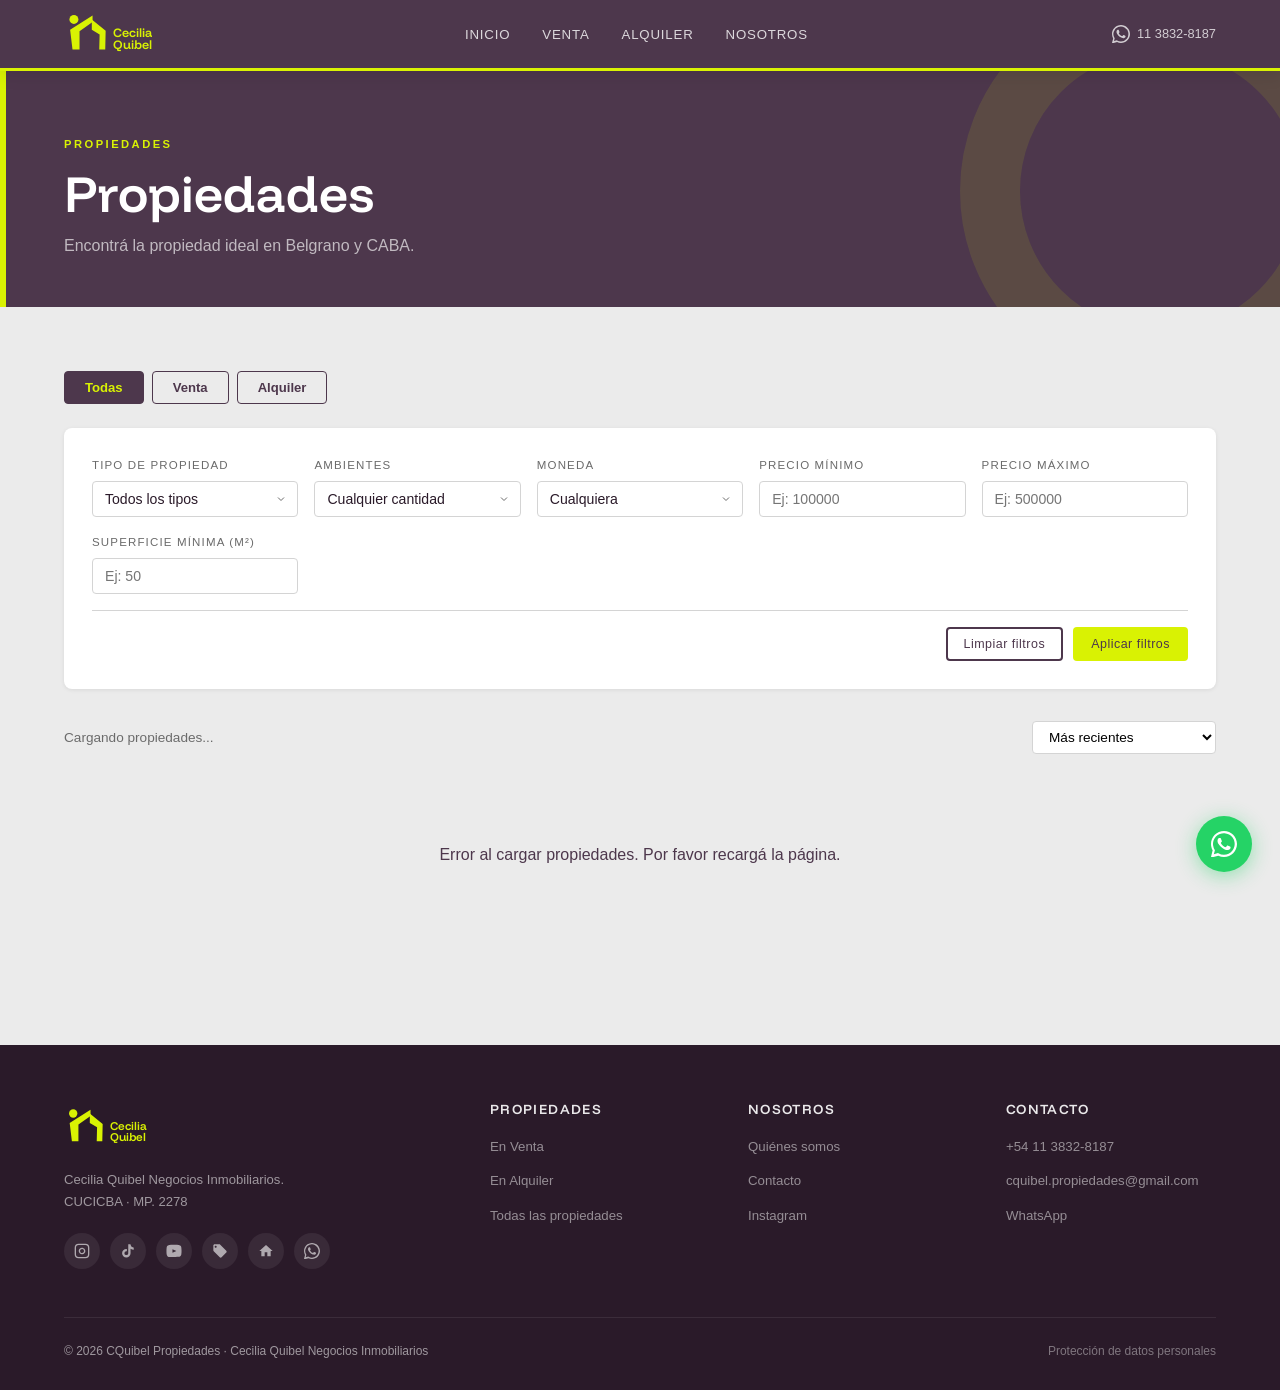
<file: cquibel-web/propiedades.html>
<!DOCTYPE html>
<html lang="es">
<head>
  <meta charset="UTF-8" />
  <meta name="viewport" content="width=device-width, initial-scale=1.0" />
  <title>Propiedades — CQuibel Propiedades</title>
  <meta name="description" content="Propiedades en venta y alquiler en Belgrano, CABA. CQuibel Propiedades — Cecilia Quibel Negocios Inmobiliarios." />
  <link rel="preconnect" href="https://fonts.googleapis.com" />
  <link rel="preconnect" href="https://fonts.gstatic.com" crossorigin />
  <link href="https://fonts.googleapis.com/css2?family=Funnel+Display:wght@300;400;500;600;700;800&display=swap" rel="stylesheet" />
  <link rel="stylesheet" href="css/style.css" />
</head>
<body>

<!-- ── HEADER ──────────────────────────────────────────────── -->
<header class="site-header">
  <div class="container">
    <nav class="nav-inner">
      <a href="index.html" class="nav-logo" aria-label="Cecilia Quibel Propiedades"><svg xmlns="http://www.w3.org/2000/svg" viewBox="0 0 1080 624.49" role="img" aria-hidden="true"><polygon fill="#d9f203" points="318.47 106.04 318.47 179.3 173.26 281.26 173.26 484.25 94.78 484.25 68.06 263.85 318.47 106.04"/><polygon fill="#d9f203" points="310.06 264.98 310.06 149.91 464.44 276.23 459.94 483.97 393.01 483.97 397.13 316.74 310.06 264.98"/><circle fill="#d9f203" cx="110.55" cy="149.91" r="49.94"/><text fill="#d9f203" font-size="139.85" font-family="'Funnel Display',system-ui,sans-serif" font-weight="600" transform="translate(547.52 347.09)">Cecilia <tspan x="0" y="136.87">Q</tspan><tspan letter-spacing="0" x="107.22" y="136.87">u</tspan><tspan x="197.77" y="136.87">ibel</tspan></text></svg></a>
      <ul class="nav-menu" id="navMenu">
        <li><a href="index.html">Inicio</a></li>
        <li><a href="propiedades.html?op=venta" id="navVenta">Venta</a></li>
        <li><a href="propiedades.html?op=alquiler" id="navAlquiler">Alquiler</a></li>
        <li><a href="nosotros.html">Nosotros</a></li>
      </ul>
      <div class="nav-cta">
        <a href="https://wa.me/541138328187/?text=Hola%20Cecilia!%20Los%20contacto%20desde%20su%20web." class="nav-whatsapp" target="_blank" rel="noopener">
          <svg width="18" height="18" viewBox="0 0 24 24" fill="currentColor"><path d="M17.472 14.382c-.297-.149-1.758-.867-2.03-.967-.273-.099-.471-.148-.67.15-.197.297-.767.966-.94 1.164-.173.199-.347.223-.644.075-.297-.15-1.255-.463-2.39-1.475-.883-.788-1.48-1.761-1.653-2.059-.173-.297-.018-.458.13-.606.134-.133.298-.347.446-.52.149-.174.198-.298.298-.497.099-.198.05-.371-.025-.52-.075-.149-.669-1.612-.916-2.207-.242-.579-.487-.5-.669-.51-.173-.008-.371-.01-.57-.01-.198 0-.52.074-.792.372-.272.297-1.04 1.016-1.04 2.479 0 1.462 1.065 2.875 1.213 3.074.149.198 2.096 3.2 5.077 4.487.709.306 1.262.489 1.694.625.712.227 1.36.195 1.871.118.571-.085 1.758-.719 2.006-1.413.248-.694.248-1.289.173-1.413-.074-.124-.272-.198-.57-.347z"/><path d="M12 0C5.373 0 0 5.373 0 12c0 2.133.559 4.133 1.535 5.867L.057 23.776a.5.5 0 0 0 .614.64l6.102-1.597A11.94 11.94 0 0 0 12 24c6.627 0 12-5.373 12-12S18.627 0 12 0zm0 22a10 10 0 0 1-5.166-1.4l-.37-.217-3.828 1.003.964-3.717-.24-.386A10 10 0 1 1 12 22z"/></svg>
          <span>11 3832-8187</span>
        </a>
        <button class="nav-toggle" id="navToggle" aria-label="Abrir menú"><span></span><span></span><span></span></button>
      </div>
    </nav>
  </div>
</header>

<!-- ── PAGE HERO ────────────────────────────────────────────── -->
<section class="page-hero">
  <div class="container">
    <p class="section-label" id="pageLabel">Propiedades</p>
    <h1 id="pageTitle">Todas las propiedades</h1>
    <p id="pageDesc">Encontrá la propiedad ideal en Belgrano y CABA.</p>
  </div>
</section>

<!-- ── MAIN CONTENT ─────────────────────────────────────────── -->
<main class="section">
  <div class="container">

    <!-- Operation tabs -->
    <div style="display:flex; align-items:center; gap:16px; margin-bottom:24px; flex-wrap:wrap;">
      <div class="op-tabs" id="opTabs">
        <button class="op-tab active" data-op="all">Todas</button>
        <button class="op-tab" data-op="Sale">Venta</button>
        <button class="op-tab" data-op="Rent">Alquiler</button>
      </div>
    </div>

    <!-- Filters -->
    <div class="filters-panel">
      <div class="filters-grid">
        <div class="filter-field">
          <label for="f-type">Tipo de propiedad</label>
          <select id="f-type">
            <option value="">Todos los tipos</option>
            <option value="Apartment">Departamento</option>
            <option value="House">Casa</option>
            <option value="Office">Oficina</option>
            <option value="PH">PH</option>
            <option value="Store">Local comercial</option>
          </select>
        </div>
        <div class="filter-field">
          <label for="f-rooms">Ambientes</label>
          <select id="f-rooms">
            <option value="">Cualquier cantidad</option>
            <option value="1">1 ambiente</option>
            <option value="2">2 ambientes</option>
            <option value="3">3 ambientes</option>
            <option value="4">4+ ambientes</option>
          </select>
        </div>
        <div class="filter-field">
          <label for="f-currency">Moneda</label>
          <select id="f-currency">
            <option value="">Cualquiera</option>
            <option value="USD">U$D (Dólares)</option>
            <option value="ARS">$ (Pesos)</option>
          </select>
        </div>
        <div class="filter-field">
          <label for="f-price-min">Precio mínimo</label>
          <input type="number" id="f-price-min" placeholder="Ej: 100000" />
        </div>
        <div class="filter-field">
          <label for="f-price-max">Precio máximo</label>
          <input type="number" id="f-price-max" placeholder="Ej: 500000" />
        </div>
        <div class="filter-field">
          <label for="f-surface">Superficie mínima (m²)</label>
          <input type="number" id="f-surface" placeholder="Ej: 50" />
        </div>
      </div>
      <div class="filters-actions">
        <button class="btn btn-outline btn-sm" id="clearFilters">Limpiar filtros</button>
        <button class="btn btn-primary btn-sm" id="applyFilters">Aplicar filtros</button>
      </div>
    </div>

    <!-- Results -->
    <div class="results-header">
      <p class="results-count" id="resultsCount">Cargando propiedades...</p>
      <select id="sortOrder" style="padding:7px 12px; border:1.5px solid var(--color-border); border-radius:4px; font-size:0.85rem; font-family:var(--font-body); background:var(--color-surface); cursor:pointer;">
        <option value="recent">Más recientes</option>
        <option value="price-asc">Precio: menor a mayor</option>
        <option value="price-desc">Precio: mayor a menor</option>
        <option value="surface">Mayor superficie</option>
      </select>
    </div>

    <div class="properties-grid" id="propertiesGrid"></div>
    <div class="pagination" id="pagination"></div>
  </div>
</main>

<!-- ── FOOTER ───────────────────────────────────────────────── -->
<footer class="site-footer">
  <div class="container">
    <div class="footer-grid">
      <div class="footer-brand">
        <svg class="footer-logo-img" xmlns="http://www.w3.org/2000/svg" viewBox="0 0 1080 624.49" aria-label="Cecilia Quibel Propiedades"><polygon fill="#d9f203" points="318.47 106.04 318.47 179.3 173.26 281.26 173.26 484.25 94.78 484.25 68.06 263.85 318.47 106.04"/><polygon fill="#d9f203" points="310.06 264.98 310.06 149.91 464.44 276.23 459.94 483.97 393.01 483.97 397.13 316.74 310.06 264.98"/><circle fill="#d9f203" cx="110.55" cy="149.91" r="49.94"/><text fill="#d9f203" font-size="139.85" font-family="'Funnel Display',system-ui,sans-serif" font-weight="600" transform="translate(547.52 347.09)">Cecilia <tspan x="0" y="136.87">Q</tspan><tspan letter-spacing="0" x="107.22" y="136.87">u</tspan><tspan x="197.77" y="136.87">ibel</tspan></text></svg>
        <p>Cecilia Quibel Negocios Inmobiliarios.<br>CUCICBA · MP. 2278</p>
        <div class="footer-social">
          <a href="https://www.instagram.com/cquibel.propiedades/" target="_blank" rel="noopener" aria-label="Instagram">
            <svg width="16" height="16" viewBox="0 0 24 24" fill="none" stroke="currentColor" stroke-width="2"><rect x="2" y="2" width="20" height="20" rx="5" ry="5"/><path d="M16 11.37A4 4 0 1 1 12.63 8 4 4 0 0 1 16 11.37z"/><line x1="17.5" y1="6.5" x2="17.51" y2="6.5"/></svg>
          </a>
          <a href="https://www.tiktok.com/@cquibel.prop" target="_blank" rel="noopener" aria-label="TikTok">
            <svg width="16" height="16" viewBox="0 0 24 24" fill="currentColor"><path d="M19.59 6.69a4.83 4.83 0 0 1-3.77-4.25V2h-3.45v13.67a2.89 2.89 0 0 1-2.88 2.5 2.89 2.89 0 0 1-2.89-2.89 2.89 2.89 0 0 1 2.89-2.89c.28 0 .54.04.79.1V9.01a6.31 6.31 0 0 0-.79-.05 6.34 6.34 0 0 0-6.34 6.34 6.34 6.34 0 0 0 6.34 6.34 6.34 6.34 0 0 0 6.33-6.34V8.69a8.22 8.22 0 0 0 4.78 1.52V6.75a4.85 4.85 0 0 1-1.01-.06z"/></svg>
          </a>
          <a href="https://www.youtube.com/@cquibel.propiedades" target="_blank" rel="noopener" aria-label="YouTube">
            <svg width="16" height="16" viewBox="0 0 24 24" fill="currentColor"><path d="M23 7s-.3-1.9-1.2-2.7c-1.1-1.2-2.4-1.2-3-1.3C15.9 2.8 12 2.8 12 2.8s-3.9 0-6.8.2c-.6.1-1.9.1-3 1.3C1.3 5.1 1 7 1 7S.7 9 .7 11v1.9C.7 15 1 17 1 17s.3 1.9 1.2 2.7c1.1 1.2 2.6 1.1 3.3 1.2C7.2 21.1 12 21.1 12 21.1s3.9 0 6.8-.3c.6-.1 1.9-.1 3-1.3.9-.8 1.2-2.7 1.2-2.7s.3-2 .3-4v-1.9C23.3 9 23 7 23 7zm-13.3 7.8V9.2l5.9 2.8-5.9 2.8z"/></svg>
          </a>
          <a href="https://inmuebles.mercadolibre.com.ar/_CustId_129886697" target="_blank" rel="noopener" aria-label="MercadoLibre">
            <svg width="16" height="16" viewBox="0 0 24 24" fill="currentColor"><path d="M21.41 11.58l-9-9C12.05 2.22 11.55 2 11 2H4c-1.1 0-2 .9-2 2v7c0 .55.22 1.05.59 1.42l9 9c.36.36.86.58 1.41.58s1.05-.22 1.41-.59l7-7c.37-.36.59-.86.59-1.41s-.23-1.06-.59-1.42zM5.5 7C4.67 7 4 6.33 4 5.5S4.67 4 5.5 4 7 4.67 7 5.5 6.33 7 5.5 7z"/></svg>
          </a>
          <a href="https://www.zonaprop.com.ar/inmobiliarias/cecilia-quibel-negocios-inmobiliarios_17032850-inmuebles.html" target="_blank" rel="noopener" aria-label="ZonaProp">
            <svg width="16" height="16" viewBox="0 0 24 24" fill="currentColor"><path d="M10 20v-6h4v6h5v-8h3L12 3 2 12h3v8z"/></svg>
          </a>
          <a href="https://wa.me/541138328187" target="_blank" rel="noopener" aria-label="WhatsApp">
            <svg width="16" height="16" viewBox="0 0 24 24" fill="currentColor"><path d="M17.472 14.382c-.297-.149-1.758-.867-2.03-.967-.273-.099-.471-.148-.67.15-.197.297-.767.966-.94 1.164-.173.199-.347.223-.644.075-.297-.15-1.255-.463-2.39-1.475-.883-.788-1.48-1.761-1.653-2.059-.173-.297-.018-.458.13-.606.134-.133.298-.347.446-.52.149-.174.198-.298.298-.497.099-.198.05-.371-.025-.52-.075-.149-.669-1.612-.916-2.207-.242-.579-.487-.5-.669-.51-.173-.008-.371-.01-.57-.01-.198 0-.52.074-.792.372-.272.297-1.04 1.016-1.04 2.479 0 1.462 1.065 2.875 1.213 3.074.149.198 2.096 3.2 5.077 4.487.709.306 1.262.489 1.694.625.712.227 1.36.195 1.871.118.571-.085 1.758-.719 2.006-1.413.248-.694.248-1.289.173-1.413z"/><path d="M12 0C5.373 0 0 5.373 0 12c0 2.133.559 4.133 1.535 5.867L.057 23.776a.5.5 0 0 0 .614.64l6.102-1.597A11.94 11.94 0 0 0 12 24c6.627 0 12-5.373 12-12S18.627 0 12 0zm0 22a10 10 0 0 1-5.166-1.4l-.37-.217-3.828 1.003.964-3.717-.24-.386A10 10 0 1 1 12 22z"/></svg>
          </a>
        </div>
      </div>
      <div class="footer-col">
        <h4>Propiedades</h4>
        <ul>
          <li><a href="propiedades.html?op=venta">En Venta</a></li>
          <li><a href="propiedades.html?op=alquiler">En Alquiler</a></li>
          <li><a href="propiedades.html">Todas las propiedades</a></li>
        </ul>
      </div>
      <div class="footer-col">
        <h4>Nosotros</h4>
        <ul>
          <li><a href="nosotros.html">Quiénes somos</a></li>
          <li><a href="index.html#contacto">Contacto</a></li>
          <li><a href="https://www.instagram.com/cquibel.propiedades/" target="_blank">Instagram</a></li>
        </ul>
      </div>
      <div class="footer-col">
        <h4>Contacto</h4>
        <ul>
          <li><a href="tel:+541138328187">+54 11 3832-8187</a></li>
          <li><a href="mailto:cquibel.propiedades@gmail.com">cquibel.propiedades@gmail.com</a></li>
          <li><a href="https://wa.me/541138328187" target="_blank">WhatsApp</a></li>
        </ul>
      </div>
    </div>
    <div class="footer-bottom">
      <span>© 2026 CQuibel Propiedades · Cecilia Quibel Negocios Inmobiliarios</span>
      <a href="https://www.argentina.gob.ar/aaip/datospersonales" target="_blank" rel="noopener">Protección de datos personales</a>
    </div>
  </div>
</footer>

<!-- ── WHATSAPP FLOAT ────────────────────────────────────────── -->
<a href="https://wa.me/541138328187/?text=Hola%20Cecilia!%20Los%20contacto%20desde%20su%20web."
   class="whatsapp-float" target="_blank" rel="noopener" aria-label="Contactar por WhatsApp">
  <svg width="26" height="26" viewBox="0 0 24 24" fill="currentColor"><path d="M17.472 14.382c-.297-.149-1.758-.867-2.03-.967-.273-.099-.471-.148-.67.15-.197.297-.767.966-.94 1.164-.173.199-.347.223-.644.075-.297-.15-1.255-.463-2.39-1.475-.883-.788-1.48-1.761-1.653-2.059-.173-.297-.018-.458.13-.606.134-.133.298-.347.446-.52.149-.174.198-.298.298-.497.099-.198.05-.371-.025-.52-.075-.149-.669-1.612-.916-2.207-.242-.579-.487-.5-.669-.51-.173-.008-.371-.01-.57-.01-.198 0-.52.074-.792.372-.272.297-1.04 1.016-1.04 2.479 0 1.462 1.065 2.875 1.213 3.074.149.198 2.096 3.2 5.077 4.487.709.306 1.262.489 1.694.625.712.227 1.36.195 1.871.118.571-.085 1.758-.719 2.006-1.413.248-.694.248-1.289.173-1.413-.074-.124-.272-.198-.57-.347z"/><path d="M12 0C5.373 0 0 5.373 0 12c0 2.133.559 4.133 1.535 5.867L.057 23.776a.5.5 0 0 0 .614.64l6.102-1.597A11.94 11.94 0 0 0 12 24c6.627 0 12-5.373 12-12S18.627 0 12 0zm0 22a10 10 0 0 1-5.166-1.4l-.37-.217-3.828 1.003.964-3.717-.24-.386A10 10 0 1 1 12 22z"/></svg>
</a>

<script src="js/tokko.js"></script>
<script src="js/main.js"></script>
<script>
const PER_PAGE = 9;
let allProps = [];
let filtered = [];
let currentOp = 'all';
let currentPage = 1;

// Read URL params
const urlParams = new URLSearchParams(window.location.search);
const initOp    = urlParams.get('op') || 'all';
if (initOp === 'venta') document.getElementById('navVenta').classList.add('active');
if (initOp === 'alquiler') document.getElementById('navAlquiler').classList.add('active');
const initType  = urlParams.get('type') || '';
const initRooms = urlParams.get('rooms') || '';

// Apply URL-driven initial state
if (initType)  document.getElementById('f-type').value  = initType;
if (initRooms) document.getElementById('f-rooms').value = initRooms;

// Page header copy
function updatePageHeader(op) {
  const labels = { all:'Propiedades', Sale:'Propiedades en Venta', Rent:'Propiedades en Alquiler' };
  const descs  = { all:'Encontrá la propiedad ideal en Belgrano y CABA.', Sale:'Oportunidades de compra en Capital Federal.', Rent:'Propiedades disponibles para alquilar.' };
  document.getElementById('pageLabel').textContent = op === 'all' ? 'Propiedades' : op === 'Sale' ? 'Venta' : 'Alquiler';
  document.getElementById('pageTitle').textContent = labels[op] || 'Propiedades';
  document.getElementById('pageDesc').textContent  = descs[op]  || '';
  document.title = `${labels[op] || 'Propiedades'} — CQuibel Propiedades`;
}

// Set initial op tab
function setOpTab(op) {
  currentOp = op;
  document.querySelectorAll('#opTabs .op-tab').forEach(b => {
    b.classList.toggle('active', b.dataset.op === op);
  });
  updatePageHeader(op);
}

// Normalize op string from URL → API value
function normOp(op) {
  if (op === 'venta')    return 'Sale';
  if (op === 'alquiler') return 'Rent';
  return op;
}

const apiOp = normOp(initOp);
setOpTab(apiOp === 'Sale' ? 'Sale' : apiOp === 'Rent' ? 'Rent' : 'all');

// Fetch all properties
renderSkeletons(document.getElementById('propertiesGrid'), 9);

TOKKO.getProperties({ limit: 100 }).then(data => {
  allProps = data.objects || [];
  applyFiltersAndRender();
}).catch(err => {
  document.getElementById('propertiesGrid').innerHTML =
    `<div class="empty-state"><p>Error al cargar propiedades. Por favor recargá la página.</p></div>`;
  console.error(err);
});

function applyFiltersAndRender() {
  const type     = document.getElementById('f-type').value;
  const rooms    = document.getElementById('f-rooms').value;
  const currency = document.getElementById('f-currency').value;
  const priceMin = parseFloat(document.getElementById('f-price-min').value) || 0;
  const priceMax = parseFloat(document.getElementById('f-price-max').value) || Infinity;
  const surface  = parseFloat(document.getElementById('f-surface').value) || 0;
  const sort     = document.getElementById('sortOrder').value;

  filtered = allProps.filter(p => {
    // Operation filter
    if (currentOp !== 'all') {
      const opType = TOKKO.getOperationType(p);
      if (opType !== currentOp) return false;
    }
    // Type filter
    if (type && (!p.type || !p.type.name.toLowerCase().includes(type.toLowerCase()))) {
      if (p.type && p.type.code !== type && p.type.name !== type) return false;
    }
    // Rooms filter
    if (rooms) {
      const r = parseInt(rooms);
      if (r === 4) { if ((p.room_amount || 0) < 4) return false; }
      else         { if (p.room_amount !== r) return false; }
    }
    // Price filter
    const price = TOKKO.getPrice(p);
    if (price && price.price) {
      if (currency && price.currency !== currency) return false;
      if (price.price < priceMin || price.price > priceMax) return false;
    }
    // Surface filter
    if (surface) {
      const surf = parseFloat(p.roofed_surface) || parseFloat(p.total_surface) || 0;
      if (surf < surface) return false;
    }
    return true;
  });

  // Sort
  if (sort === 'price-asc') {
    filtered.sort((a,b) => (TOKKO.getPrice(a)?.price||0) - (TOKKO.getPrice(b)?.price||0));
  } else if (sort === 'price-desc') {
    filtered.sort((a,b) => (TOKKO.getPrice(b)?.price||0) - (TOKKO.getPrice(a)?.price||0));
  } else if (sort === 'surface') {
    filtered.sort((a,b) => (parseFloat(b.roofed_surface)||0) - (parseFloat(a.roofed_surface)||0));
  }

  currentPage = 1;
  renderPage();
}

function renderPage() {
  const grid  = document.getElementById('propertiesGrid');
  const count = document.getElementById('resultsCount');
  const total = filtered.length;
  const start = (currentPage - 1) * PER_PAGE;
  const slice = filtered.slice(start, start + PER_PAGE);

  count.innerHTML = `<strong>${total}</strong> propiedad${total !== 1 ? 'es' : ''} encontrada${total !== 1 ? 's' : ''}`;

  if (slice.length === 0) {
    grid.innerHTML = `
      <div class="empty-state">
        <svg width="48" height="48" viewBox="0 0 24 24" fill="none" stroke="currentColor" stroke-width="1.5"><circle cx="11" cy="11" r="8"/><line x1="21" y1="21" x2="16.65" y2="16.65"/></svg>
        <h3>Sin resultados</h3>
        <p>Probá con otros filtros o consultanos directamente.</p>
      </div>`;
    document.getElementById('pagination').innerHTML = '';
    return;
  }

  grid.innerHTML = slice.map(buildPropertyCard).join('');
  renderPagination(total);
}

function renderPagination(total) {
  const pages = Math.ceil(total / PER_PAGE);
  const pag   = document.getElementById('pagination');
  if (pages <= 1) { pag.innerHTML = ''; return; }

  let html = '';
  if (currentPage > 1) html += `<button class="page-btn" data-page="${currentPage-1}">‹</button>`;
  for (let i = 1; i <= pages; i++) {
    html += `<button class="page-btn ${i === currentPage ? 'active' : ''}" data-page="${i}">${i}</button>`;
  }
  if (currentPage < pages) html += `<button class="page-btn" data-page="${currentPage+1}">›</button>`;
  pag.innerHTML = html;
}

document.getElementById('pagination').addEventListener('click', e => {
  const btn = e.target.closest('.page-btn');
  if (!btn) return;
  currentPage = parseInt(btn.dataset.page);
  renderPage();
  window.scrollTo({ top: 0, behavior: 'smooth' });
});

document.getElementById('opTabs').addEventListener('click', e => {
  const btn = e.target.closest('.op-tab');
  if (!btn) return;
  setOpTab(btn.dataset.op);
  applyFiltersAndRender();
});

document.getElementById('applyFilters').addEventListener('click', applyFiltersAndRender);

document.getElementById('clearFilters').addEventListener('click', () => {
  document.getElementById('f-type').value = '';
  document.getElementById('f-rooms').value = '';
  document.getElementById('f-currency').value = '';
  document.getElementById('f-price-min').value = '';
  document.getElementById('f-price-max').value = '';
  document.getElementById('f-surface').value = '';
  applyFiltersAndRender();
});

document.getElementById('sortOrder').addEventListener('change', applyFiltersAndRender);
</script>
</body>
</html>
</file>
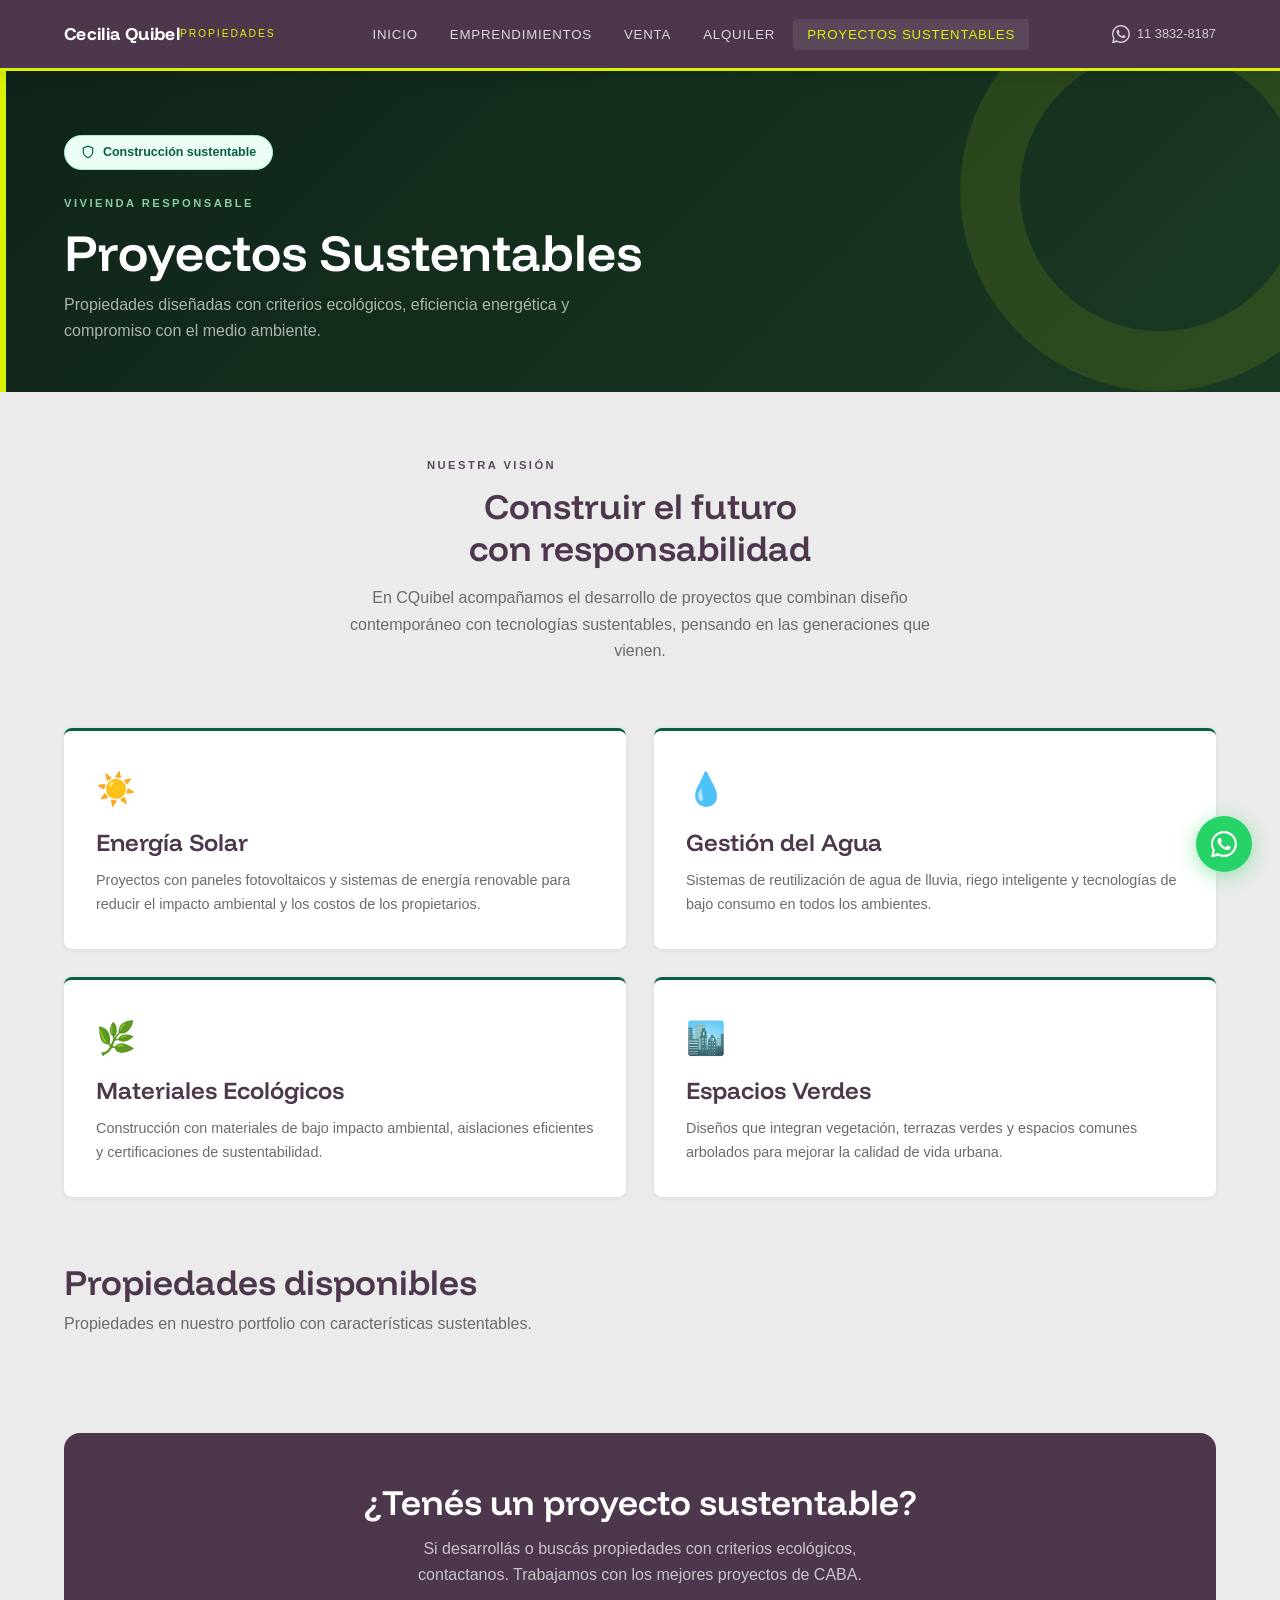
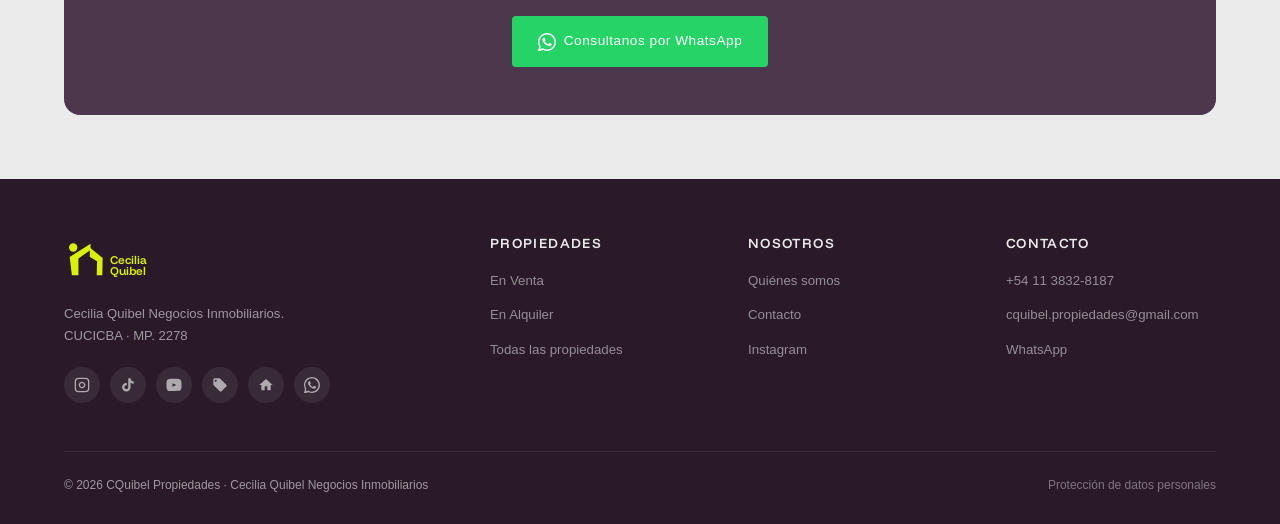
<file: cquibel-web/proyectos-sustentables.html>
<!DOCTYPE html>
<html lang="es">
<head>
  <meta charset="UTF-8" />
  <meta name="viewport" content="width=device-width, initial-scale=1.0" />
  <title>Proyectos Sustentables — CQuibel Propiedades</title>
  <meta name="description" content="Proyectos sustentables e inmuebles ecológicos. CQuibel Propiedades — Cecilia Quibel Negocios Inmobiliarios." />
  <link rel="preconnect" href="https://fonts.googleapis.com" />
  <link rel="preconnect" href="https://fonts.gstatic.com" crossorigin />
  <link href="https://fonts.googleapis.com/css2?family=Funnel+Display:wght@300;400;500;600;700;800&display=swap" rel="stylesheet" />
  <link rel="stylesheet" href="css/style.css" />
  <style>
    .sustentable-badge {
      display: inline-flex; align-items: center; gap: 8px;
      background: #ecfdf5; color: #065f46;
      border: 1px solid #a7f3d0;
      padding: 6px 16px; border-radius: 24px;
      font-size: 0.78rem; font-weight: 600;
      margin-bottom: 24px;
    }
    .feature-list { display: flex; flex-direction: column; gap: 10px; margin: 20px 0; }
    .feature-list li {
      display: flex; align-items: flex-start; gap: 10px;
      font-size: 0.9rem; color: var(--color-text-muted);
    }
    .feature-list li::before {
      content: '✓'; color: #065f46; font-weight: 700; flex-shrink: 0; margin-top: 2px;
    }
    .sustentable-grid {
      display: grid; grid-template-columns: 1fr 1fr; gap: 28px; margin-top: 40px;
    }
    .sustentable-card {
      background: var(--color-surface); border-radius: var(--radius-md);
      padding: 32px; box-shadow: var(--shadow-sm);
      border-top: 3px solid #065f46;
    }
    .sustentable-card h3 { margin-bottom: 12px; color: var(--color-primary); }
    .sustentable-card p  { color: var(--color-text-muted); font-size: 0.9rem; }
    @media (max-width: 768px) { .sustentable-grid { grid-template-columns: 1fr; } }
  </style>
</head>
<body>

<!-- ── HEADER ──────────────────────────────────────────────── -->
<header class="site-header">
  <div class="container">
    <nav class="nav-inner">
      <a href="index.html" class="nav-logo"><span class="nav-logo-name">Cecilia Quibel</span><span class="nav-logo-sub">Propiedades</span></a>
      <ul class="nav-menu" id="navMenu">
        <li><a href="index.html">Inicio</a></li>
        <li><a href="emprendimientos.html">Emprendimientos</a></li>
        <li><a href="propiedades.html?op=venta">Venta</a></li>
        <li><a href="propiedades.html?op=alquiler">Alquiler</a></li>
        <li><a href="proyectos-sustentables.html" class="active">Proyectos Sustentables</a></li>
      </ul>
      <div class="nav-cta">
        <a href="https://wa.me/541138328187/?text=Hola%20Cecilia!%20Los%20contacto%20desde%20su%20web." class="nav-whatsapp" target="_blank" rel="noopener">
          <svg width="18" height="18" viewBox="0 0 24 24" fill="currentColor"><path d="M17.472 14.382c-.297-.149-1.758-.867-2.03-.967-.273-.099-.471-.148-.67.15-.197.297-.767.966-.94 1.164-.173.199-.347.223-.644.075-.297-.15-1.255-.463-2.39-1.475-.883-.788-1.48-1.761-1.653-2.059-.173-.297-.018-.458.13-.606.134-.133.298-.347.446-.52.149-.174.198-.298.298-.497.099-.198.05-.371-.025-.52-.075-.149-.669-1.612-.916-2.207-.242-.579-.487-.5-.669-.51-.173-.008-.371-.01-.57-.01-.198 0-.52.074-.792.372-.272.297-1.04 1.016-1.04 2.479 0 1.462 1.065 2.875 1.213 3.074.149.198 2.096 3.2 5.077 4.487.709.306 1.262.489 1.694.625.712.227 1.36.195 1.871.118.571-.085 1.758-.719 2.006-1.413.248-.694.248-1.289.173-1.413z"/><path d="M12 0C5.373 0 0 5.373 0 12c0 2.133.559 4.133 1.535 5.867L.057 23.776a.5.5 0 0 0 .614.64l6.102-1.597A11.94 11.94 0 0 0 12 24c6.627 0 12-5.373 12-12S18.627 0 12 0zm0 22a10 10 0 0 1-5.166-1.4l-.37-.217-3.828 1.003.964-3.717-.24-.386A10 10 0 1 1 12 22z"/></svg>
          <span>11 3832-8187</span>
        </a>
        <button class="nav-toggle" id="navToggle" aria-label="Abrir menú"><span></span><span></span><span></span></button>
      </div>
    </nav>
  </div>
</header>

<!-- ── PAGE HERO ────────────────────────────────────────────── -->
<section class="page-hero" style="background:linear-gradient(135deg, #0f2418 0%, #1a3a24 100%);">
  <div class="container">
    <span class="sustentable-badge">
      <svg width="14" height="14" viewBox="0 0 24 24" fill="none" stroke="currentColor" stroke-width="2"><path d="M12 22s8-4 8-10V5l-8-3-8 3v7c0 6 8 10 8 10z"/></svg>
      Construcción sustentable
    </span>
    <p class="section-label" style="color:rgba(167,243,208,0.8);">Vivienda responsable</p>
    <h1>Proyectos Sustentables</h1>
    <p>Propiedades diseñadas con criterios ecológicos, eficiencia energética y compromiso con el medio ambiente.</p>
  </div>
</section>

<!-- ── MAIN CONTENT ─────────────────────────────────────────── -->
<main class="section">
  <div class="container">

    <!-- Intro -->
    <div style="max-width:720px; margin: 0 auto 64px; text-align:center;">
      <p class="section-label">Nuestra visión</p>
      <h2>Construir el futuro<br>con responsabilidad</h2>
      <p class="text-muted" style="margin:16px auto 0;">En CQuibel acompañamos el desarrollo de proyectos que combinan diseño contemporáneo con tecnologías sustentables, pensando en las generaciones que vienen.</p>
    </div>

    <!-- Feature cards -->
    <div class="sustentable-grid">
      <div class="sustentable-card">
        <div style="font-size:2rem; margin-bottom:12px;">☀️</div>
        <h3>Energía Solar</h3>
        <p>Proyectos con paneles fotovoltaicos y sistemas de energía renovable para reducir el impacto ambiental y los costos de los propietarios.</p>
      </div>
      <div class="sustentable-card">
        <div style="font-size:2rem; margin-bottom:12px;">💧</div>
        <h3>Gestión del Agua</h3>
        <p>Sistemas de reutilización de agua de lluvia, riego inteligente y tecnologías de bajo consumo en todos los ambientes.</p>
      </div>
      <div class="sustentable-card">
        <div style="font-size:2rem; margin-bottom:12px;">🌿</div>
        <h3>Materiales Ecológicos</h3>
        <p>Construcción con materiales de bajo impacto ambiental, aislaciones eficientes y certificaciones de sustentabilidad.</p>
      </div>
      <div class="sustentable-card">
        <div style="font-size:2rem; margin-bottom:12px;">🏙️</div>
        <h3>Espacios Verdes</h3>
        <p>Diseños que integran vegetación, terrazas verdes y espacios comunes arbolados para mejorar la calidad de vida urbana.</p>
      </div>
    </div>

    <!-- Properties with sustainable tag -->
    <div style="margin-top:64px;">
      <h2 style="margin-bottom:8px;">Propiedades disponibles</h2>
      <p class="text-muted" style="margin-bottom:32px;">Propiedades en nuestro portfolio con características sustentables.</p>
      <div class="properties-grid" id="sustainableGrid"></div>
    </div>

    <!-- CTA -->
    <div style="background:var(--color-primary);border-radius:var(--radius-lg);padding:48px;text-align:center;margin-top:64px;color:#fff;">
      <h2 style="color:#fff;margin-bottom:12px;">¿Tenés un proyecto sustentable?</h2>
      <p style="color:rgba(255,255,255,0.7);margin:0 auto 28px;max-width:480px;">Si desarrollás o buscás propiedades con criterios ecológicos, contactanos. Trabajamos con los mejores proyectos de CABA.</p>
      <a href="https://wa.me/541138328187/?text=Hola%20Cecilia!%20Me%20interesa%20consultar%20sobre%20proyectos%20sustentables." target="_blank" rel="noopener" class="btn btn-whatsapp">
        <svg width="18" height="18" viewBox="0 0 24 24" fill="currentColor"><path d="M17.472 14.382c-.297-.149-1.758-.867-2.03-.967-.273-.099-.471-.148-.67.15-.197.297-.767.966-.94 1.164-.173.199-.347.223-.644.075-.297-.15-1.255-.463-2.39-1.475-.883-.788-1.48-1.761-1.653-2.059-.173-.297-.018-.458.13-.606.134-.133.298-.347.446-.52.149-.174.198-.298.298-.497.099-.198.05-.371-.025-.52-.075-.149-.669-1.612-.916-2.207-.242-.579-.487-.5-.669-.51-.173-.008-.371-.01-.57-.01-.198 0-.52.074-.792.372-.272.297-1.04 1.016-1.04 2.479 0 1.462 1.065 2.875 1.213 3.074.149.198 2.096 3.2 5.077 4.487.709.306 1.262.489 1.694.625.712.227 1.36.195 1.871.118.571-.085 1.758-.719 2.006-1.413.248-.694.248-1.289.173-1.413z"/><path d="M12 0C5.373 0 0 5.373 0 12c0 2.133.559 4.133 1.535 5.867L.057 23.776a.5.5 0 0 0 .614.64l6.102-1.597A11.94 11.94 0 0 0 12 24c6.627 0 12-5.373 12-12S18.627 0 12 0zm0 22a10 10 0 0 1-5.166-1.4l-.37-.217-3.828 1.003.964-3.717-.24-.386A10 10 0 1 1 12 22z"/></svg>
        Consultanos por WhatsApp
      </a>
    </div>
  </div>
</main>

<!-- ── FOOTER ───────────────────────────────────────────────── -->
<footer class="site-footer">
  <div class="container">
    <div class="footer-grid">
      <div class="footer-brand">
        <svg class="footer-logo-img" xmlns="http://www.w3.org/2000/svg" viewBox="0 0 1080 624.49" aria-label="Cecilia Quibel Propiedades"><polygon fill="#d9f203" points="318.47 106.04 318.47 179.3 173.26 281.26 173.26 484.25 94.78 484.25 68.06 263.85 318.47 106.04"/><polygon fill="#d9f203" points="310.06 264.98 310.06 149.91 464.44 276.23 459.94 483.97 393.01 483.97 397.13 316.74 310.06 264.98"/><circle fill="#d9f203" cx="110.55" cy="149.91" r="49.94"/><text fill="#d9f203" font-size="139.85" font-family="'Funnel Display',system-ui,sans-serif" font-weight="600" transform="translate(547.52 347.09)">Cecilia <tspan x="0" y="136.87">Q</tspan><tspan letter-spacing="0" x="107.22" y="136.87">u</tspan><tspan x="197.77" y="136.87">ibel</tspan></text></svg>
        <p>Cecilia Quibel Negocios Inmobiliarios.<br>CUCICBA · MP. 2278</p>
        <div class="footer-social">
          <a href="https://www.instagram.com/cquibel.propiedades/" target="_blank" rel="noopener" aria-label="Instagram">
            <svg width="16" height="16" viewBox="0 0 24 24" fill="none" stroke="currentColor" stroke-width="2"><rect x="2" y="2" width="20" height="20" rx="5" ry="5"/><path d="M16 11.37A4 4 0 1 1 12.63 8 4 4 0 0 1 16 11.37z"/><line x1="17.5" y1="6.5" x2="17.51" y2="6.5"/></svg>
          </a>
          <a href="https://www.tiktok.com/@cquibel.prop" target="_blank" rel="noopener" aria-label="TikTok">
            <svg width="16" height="16" viewBox="0 0 24 24" fill="currentColor"><path d="M19.59 6.69a4.83 4.83 0 0 1-3.77-4.25V2h-3.45v13.67a2.89 2.89 0 0 1-2.88 2.5 2.89 2.89 0 0 1-2.89-2.89 2.89 2.89 0 0 1 2.89-2.89c.28 0 .54.04.79.1V9.01a6.31 6.31 0 0 0-.79-.05 6.34 6.34 0 0 0-6.34 6.34 6.34 6.34 0 0 0 6.34 6.34 6.34 6.34 0 0 0 6.33-6.34V8.69a8.22 8.22 0 0 0 4.78 1.52V6.75a4.85 4.85 0 0 1-1.01-.06z"/></svg>
          </a>
          <a href="https://www.youtube.com/@cquibel.propiedades" target="_blank" rel="noopener" aria-label="YouTube">
            <svg width="16" height="16" viewBox="0 0 24 24" fill="currentColor"><path d="M23 7s-.3-1.9-1.2-2.7c-1.1-1.2-2.4-1.2-3-1.3C15.9 2.8 12 2.8 12 2.8s-3.9 0-6.8.2c-.6.1-1.9.1-3 1.3C1.3 5.1 1 7 1 7S.7 9 .7 11v1.9C.7 15 1 17 1 17s.3 1.9 1.2 2.7c1.1 1.2 2.6 1.1 3.3 1.2C7.2 21.1 12 21.1 12 21.1s3.9 0 6.8-.3c.6-.1 1.9-.1 3-1.3.9-.8 1.2-2.7 1.2-2.7s.3-2 .3-4v-1.9C23.3 9 23 7 23 7zm-13.3 7.8V9.2l5.9 2.8-5.9 2.8z"/></svg>
          </a>
          <a href="https://inmuebles.mercadolibre.com.ar/_CustId_129886697" target="_blank" rel="noopener" aria-label="MercadoLibre">
            <svg width="16" height="16" viewBox="0 0 24 24" fill="currentColor"><path d="M21.41 11.58l-9-9C12.05 2.22 11.55 2 11 2H4c-1.1 0-2 .9-2 2v7c0 .55.22 1.05.59 1.42l9 9c.36.36.86.58 1.41.58s1.05-.22 1.41-.59l7-7c.37-.36.59-.86.59-1.41s-.23-1.06-.59-1.42zM5.5 7C4.67 7 4 6.33 4 5.5S4.67 4 5.5 4 7 4.67 7 5.5 6.33 7 5.5 7z"/></svg>
          </a>
          <a href="https://www.zonaprop.com.ar/inmobiliarias/cecilia-quibel-negocios-inmobiliarios_17032850-inmuebles.html" target="_blank" rel="noopener" aria-label="ZonaProp">
            <svg width="16" height="16" viewBox="0 0 24 24" fill="currentColor"><path d="M10 20v-6h4v6h5v-8h3L12 3 2 12h3v8z"/></svg>
          </a>
          <a href="https://wa.me/541138328187" target="_blank" rel="noopener" aria-label="WhatsApp">
            <svg width="16" height="16" viewBox="0 0 24 24" fill="currentColor"><path d="M17.472 14.382c-.297-.149-1.758-.867-2.03-.967-.273-.099-.471-.148-.67.15-.197.297-.767.966-.94 1.164-.173.199-.347.223-.644.075-.297-.15-1.255-.463-2.39-1.475-.883-.788-1.48-1.761-1.653-2.059-.173-.297-.018-.458.13-.606.134-.133.298-.347.446-.52.149-.174.198-.298.298-.497.099-.198.05-.371-.025-.52-.075-.149-.669-1.612-.916-2.207-.242-.579-.487-.5-.669-.51-.173-.008-.371-.01-.57-.01-.198 0-.52.074-.792.372-.272.297-1.04 1.016-1.04 2.479 0 1.462 1.065 2.875 1.213 3.074.149.198 2.096 3.2 5.077 4.487.709.306 1.262.489 1.694.625.712.227 1.36.195 1.871.118.571-.085 1.758-.719 2.006-1.413.248-.694.248-1.289.173-1.413z"/><path d="M12 0C5.373 0 0 5.373 0 12c0 2.133.559 4.133 1.535 5.867L.057 23.776a.5.5 0 0 0 .614.64l6.102-1.597A11.94 11.94 0 0 0 12 24c6.627 0 12-5.373 12-12S18.627 0 12 0zm0 22a10 10 0 0 1-5.166-1.4l-.37-.217-3.828 1.003.964-3.717-.24-.386A10 10 0 1 1 12 22z"/></svg>
          </a>
        </div>
      </div>
      <div class="footer-col">
        <h4>Propiedades</h4>
        <ul>
          <li><a href="propiedades.html?op=venta">En Venta</a></li>
          <li><a href="propiedades.html?op=alquiler">En Alquiler</a></li>
          <li><a href="propiedades.html">Todas las propiedades</a></li>
        </ul>
      </div>
      <div class="footer-col">
        <h4>Nosotros</h4>
        <ul>
          <li><a href="nosotros.html">Quiénes somos</a></li>
          <li><a href="index.html#contacto">Contacto</a></li>
          <li><a href="https://www.instagram.com/cquibel.propiedades/" target="_blank">Instagram</a></li>
        </ul>
      </div>
      <div class="footer-col">
        <h4>Contacto</h4>
        <ul>
          <li><a href="tel:+541138328187">+54 11 3832-8187</a></li>
          <li><a href="mailto:cquibel.propiedades@gmail.com">cquibel.propiedades@gmail.com</a></li>
          <li><a href="https://wa.me/541138328187" target="_blank">WhatsApp</a></li>
        </ul>
      </div>
    </div>
    <div class="footer-bottom">
      <span>© 2026 CQuibel Propiedades · Cecilia Quibel Negocios Inmobiliarios</span>
      <a href="https://www.argentina.gob.ar/aaip/datospersonales" target="_blank" rel="noopener">Protección de datos personales</a>
    </div>
  </div>
</footer>

<!-- ── WHATSAPP FLOAT ────────────────────────────────────────── -->
<a href="https://wa.me/541138328187/?text=Hola%20Cecilia!%20Los%20contacto%20desde%20su%20web."
   class="whatsapp-float" target="_blank" rel="noopener" aria-label="Contactar por WhatsApp">
  <svg width="26" height="26" viewBox="0 0 24 24" fill="currentColor"><path d="M17.472 14.382c-.297-.149-1.758-.867-2.03-.967-.273-.099-.471-.148-.67.15-.197.297-.767.966-.94 1.164-.173.199-.347.223-.644.075-.297-.15-1.255-.463-2.39-1.475-.883-.788-1.48-1.761-1.653-2.059-.173-.297-.018-.458.13-.606.134-.133.298-.347.446-.52.149-.174.198-.298.298-.497.099-.198.05-.371-.025-.52-.075-.149-.669-1.612-.916-2.207-.242-.579-.487-.5-.669-.51-.173-.008-.371-.01-.57-.01-.198 0-.52.074-.792.372-.272.297-1.04 1.016-1.04 2.479 0 1.462 1.065 2.875 1.213 3.074.149.198 2.096 3.2 5.077 4.487.709.306 1.262.489 1.694.625.712.227 1.36.195 1.871.118.571-.085 1.758-.719 2.006-1.413.248-.694.248-1.289.173-1.413-.074-.124-.272-.198-.57-.347z"/><path d="M12 0C5.373 0 0 5.373 0 12c0 2.133.559 4.133 1.535 5.867L.057 23.776a.5.5 0 0 0 .614.64l6.102-1.597A11.94 11.94 0 0 0 12 24c6.627 0 12-5.373 12-12S18.627 0 12 0zm0 22a10 10 0 0 1-5.166-1.4l-.37-.217-3.828 1.003.964-3.717-.24-.386A10 10 0 1 1 12 22z"/></svg>
</a>

<script src="js/tokko.js"></script>
<script src="js/main.js"></script>
<script>
// Load properties tagged as sustainable or in sustainable developments
TOKKO.getProperties({ limit: 100 }).then(data => {
  const grid = document.getElementById('sustainableGrid');
  // Filter by tags or custom_tags that mention sustentable/verde/ecológico
  const sus = data.objects.filter(p => {
    const title = (p.publication_title || '').toLowerCase();
    const desc  = (p.description || '').toLowerCase();
    const tags  = (p.tags || []).map(t => t.name.toLowerCase()).join(' ');
    return title.includes('sustentable') || title.includes('verde') || title.includes('ecológico') ||
           desc.includes('sustentable')  || tags.includes('sustentable') || tags.includes('solar') ||
           (p.custom_tags || []).some(ct => ct.toLowerCase().includes('sustentable'));
  });

  if (sus.length === 0) {
    grid.innerHTML = `
      <div class="empty-state" style="grid-column:1/-1;">
        <h3>Consultanos por proyectos sustentables</h3>
        <p>Tenemos propiedades con características ecológicas. Contactanos para más información.</p>
        <a href="index.html#contacto" class="btn btn-primary" style="margin-top:16px;">Ver todas las propiedades</a>
      </div>`;
    return;
  }
  grid.innerHTML = sus.map(buildPropertyCard).join('');
}).catch(console.error);
</script>
</body>
</html>
</file>
<file: css/style.css>
/* =========================================================
   CQuibel Propiedades — Main Stylesheet
   ========================================================= */

/* --- Variables de marca (Brandbook Cecilia Quibel) -------- */
:root {
  --color-primary:    #4d374c;   /* violeta oscuro desaturado */
  --color-primary-lt: #5d4460;
  --color-accent:     #d9f203;   /* lima saturado */
  --color-accent-lt:  #e4f533;
  --color-bg:         #ebebeb;   /* blanco hueso */
  --color-bg-alt:     #e0e0e0;
  --color-surface:    #FFFFFF;
  --color-text:       #2a1a29;
  --color-text-muted: #6B6B6B;
  --color-border:     #d4d4d4;
  --color-success:    #2E7D51;
  --color-error:      #C0392B;

  --font-heading: 'Funnel Display', system-ui, sans-serif;
  --font-body:    'Helvetica Neue', Helvetica, Arial, sans-serif;

  --radius-sm:  4px;
  --radius-md:  8px;
  --radius-lg:  16px;
  --shadow-sm:  0 1px 4px rgba(0,0,0,0.08);
  --shadow-md:  0 4px 16px rgba(0,0,0,0.10);
  --shadow-lg:  0 8px 32px rgba(0,0,0,0.13);

  --transition: 0.22s ease;
  --max-w:      1200px;
}

/* --- Reset & Base ----------------------------------------- */
*, *::before, *::after { box-sizing: border-box; margin: 0; padding: 0; }

html { scroll-behavior: smooth; font-size: 16px; }

body {
  font-family: var(--font-body);
  background: var(--color-bg);
  color: var(--color-text);
  line-height: 1.65;
  -webkit-font-smoothing: antialiased;
}

img { display: block; max-width: 100%; }
a   { color: inherit; text-decoration: none; }
ul  { list-style: none; }

/* --- Utilities -------------------------------------------- */
.container { width: 100%; max-width: var(--max-w); margin: 0 auto; padding: 0 24px; }
.section    { padding: 80px 0; }
.section-sm { padding: 48px 0; }
.text-center { text-align: center; }
.text-muted  { color: var(--color-text-muted); }
.visually-hidden { position: absolute; width: 1px; height: 1px; overflow: hidden; clip: rect(0,0,0,0); }

/* --- Typography ------------------------------------------- */
h1, h2, h3, h4 {
  font-family: var(--font-heading);
  line-height: 1.2;
  font-weight: 600;
  color: var(--color-primary);
}
h1 { font-size: clamp(2rem, 4.5vw, 3.2rem); }
h2 { font-size: clamp(1.6rem, 3vw, 2.2rem); }
h3 { font-size: clamp(1.2rem, 2.5vw, 1.5rem); }
h4 { font-size: 1.1rem; }
p  { max-width: 68ch; }

.section-label {
  font-size: 0.7rem;
  letter-spacing: 0.22em;
  text-transform: uppercase;
  color: var(--color-primary-lt);
  font-weight: 600;
  margin-bottom: 10px;
}

.section-title {
  margin-bottom: 12px;
}
.section-title + p {
  color: var(--color-text-muted);
  margin-bottom: 40px;
}

/* --- Buttons ---------------------------------------------- */
.btn {
  display: inline-flex;
  align-items: center;
  gap: 8px;
  padding: 12px 24px;
  border-radius: var(--radius-sm);
  font-size: 0.85rem;
  font-weight: 500;
  letter-spacing: 0.04em;
  cursor: pointer;
  border: 2px solid transparent;
  transition: background var(--transition), color var(--transition), border-color var(--transition), transform var(--transition);
  font-family: var(--font-body);
}
.btn:hover { transform: translateY(-1px); }
.btn-primary {
  background: var(--color-accent);
  color: var(--color-primary);
}
.btn-primary:hover { background: var(--color-accent-lt); }
.btn-outline {
  background: transparent;
  border-color: var(--color-primary);
  color: var(--color-primary);
}
.btn-outline:hover { background: var(--color-primary); color: var(--color-surface); }
.btn-outline-light {
  background: transparent;
  border-color: rgba(255,255,255,0.5);
  color: #fff;
}
.btn-outline-light:hover { background: rgba(255,255,255,0.12); }
.btn-sm { padding: 8px 16px; font-size: 0.78rem; }
.btn-full { width: 100%; justify-content: center; }
.btn-whatsapp {
  background: #25D366;
  color: #fff;
}
.btn-whatsapp:hover { background: #1ebe5c; }

/* --- Header / Nav ----------------------------------------- */
.site-header {
  position: sticky;
  top: 0;
  z-index: 100;
  background: var(--color-primary);
  box-shadow: var(--shadow-md);
  border-bottom: 3px solid var(--color-accent);
}
.nav-inner {
  display: flex;
  align-items: center;
  justify-content: space-between;
  height: 68px;
}
.nav-logo img,
.nav-logo svg {
  height: 56px;
  width: auto;
  display: block;
}
.nav-logo {
  display: flex;
  align-items: center;
  line-height: 1;
}
.nav-logo-name {
  font-family: var(--font-heading);
  font-size: 1.1rem;
  font-weight: 700;
  color: #fff;
  letter-spacing: 0.02em;
}
.nav-logo-sub {
  font-family: var(--font-body);
  font-size: 0.65rem;
  font-weight: 400;
  color: var(--color-accent);
  letter-spacing: 0.18em;
  text-transform: uppercase;
}
.nav-menu {
  display: flex;
  align-items: center;
  gap: 4px;
}
.nav-menu a {
  color: rgba(255,255,255,0.80);
  font-size: 0.83rem;
  letter-spacing: 0.06em;
  text-transform: uppercase;
  padding: 8px 14px;
  border-radius: var(--radius-sm);
  transition: color var(--transition), background var(--transition);
}
.nav-menu a:hover,
.nav-menu a.active {
  color: #fff;
  background: rgba(255,255,255,0.08);
}
.nav-menu a.active { color: var(--color-accent); }
.nav-cta {
  display: flex;
  align-items: center;
  gap: 12px;
}
.nav-whatsapp {
  display: flex;
  align-items: center;
  gap: 7px;
  color: rgba(255,255,255,0.75);
  font-size: 0.8rem;
  transition: color var(--transition);
}
.nav-whatsapp:hover { color: #fff; }
.nav-whatsapp svg { flex-shrink: 0; }

/* Hamburger */
.nav-toggle {
  display: none;
  flex-direction: column;
  gap: 5px;
  background: none;
  border: none;
  cursor: pointer;
  padding: 4px;
}
.nav-toggle span {
  display: block;
  width: 24px;
  height: 2px;
  background: #fff;
  border-radius: 2px;
  transition: var(--transition);
}

/* --- Hero ------------------------------------------------- */
.hero {
  position: relative;
  min-height: 88vh;
  display: flex;
  align-items: center;
  background: var(--color-primary);
  overflow: hidden;
}
.hero-bg {
  position: absolute;
  inset: 0;
  background-size: cover;
  background-position: center;
  opacity: 0.25;
}
.hero-overlay {
  position: absolute;
  inset: 0;
  background: linear-gradient(135deg, rgba(77,55,76,0.92) 40%, rgba(217,242,3,0.12) 100%);
}
.hero-content {
  position: relative;
  z-index: 2;
  color: #fff;
  max-width: 680px;
}
.hero-label {
  font-size: 0.7rem;
  letter-spacing: 0.28em;
  text-transform: uppercase;
  color: var(--color-accent);
  margin-bottom: 16px;
}
.hero-content h1 {
  font-size: clamp(2.4rem, 5.5vw, 4rem);
  color: #fff;
  margin-bottom: 16px;
  line-height: 1.1;
}
.hero-content p {
  color: rgba(255,255,255,0.72);
  font-size: 1.05rem;
  margin-bottom: 40px;
  max-width: 520px;
}
.hero-actions { display: flex; gap: 12px; flex-wrap: wrap; }

/* --- Search Box ------------------------------------------- */
.search-box {
  background: var(--color-surface);
  border-radius: var(--radius-lg);
  padding: 28px 32px;
  box-shadow: var(--shadow-lg);
}
.search-box.hero-search {
  position: relative;
  z-index: 2;
  margin-top: 48px;
  background: rgba(255,255,255,0.97);
}
@media (max-width: 768px) {
  .hero .container { padding-left: 20px; padding-right: 20px; }
  .search-box.hero-search { padding: 20px; max-width: 100%; }
}
.search-grid {
  display: grid;
  grid-template-columns: 1fr 1fr 1fr auto;
  gap: 16px;
  align-items: end;
}
.search-field label {
  display: block;
  font-size: 0.72rem;
  letter-spacing: 0.1em;
  text-transform: uppercase;
  color: var(--color-text-muted);
  margin-bottom: 6px;
  font-weight: 500;
}
.search-field select,
.search-field input {
  width: 100%;
  padding: 10px 14px;
  border: 1.5px solid var(--color-border);
  border-radius: var(--radius-sm);
  font-size: 0.9rem;
  font-family: var(--font-body);
  background: var(--color-surface);
  color: var(--color-text);
  transition: border-color var(--transition);
  appearance: none;
  -webkit-appearance: none;
  background-image: url("data:image/svg+xml,%3Csvg xmlns='http://www.w3.org/2000/svg' width='12' height='12' viewBox='0 0 24 24' fill='none' stroke='%236B6B6B' stroke-width='2'%3E%3Cpolyline points='6 9 12 15 18 9'/%3E%3C/svg%3E");
  background-repeat: no-repeat;
  background-position: right 12px center;
  padding-right: 36px;
}
.search-field input { background-image: none; padding-right: 14px; }
.search-field select:focus,
.search-field input:focus {
  outline: none;
  border-color: var(--color-accent);
}

/* --- Property Cards --------------------------------------- */
.properties-grid {
  display: grid;
  grid-template-columns: repeat(auto-fill, minmax(320px, 1fr));
  gap: 28px;
}
.property-card {
  background: var(--color-surface);
  border-radius: var(--radius-md);
  overflow: hidden;
  box-shadow: var(--shadow-sm);
  transition: box-shadow var(--transition), transform var(--transition);
  cursor: pointer;
  display: flex;
  flex-direction: column;
}
.property-card:hover {
  box-shadow: var(--shadow-md);
  transform: translateY(-4px);
}
.card-image {
  position: relative;
  aspect-ratio: 4/3;
  overflow: hidden;
  background: var(--color-bg-alt);
}
.card-image img {
  width: 100%;
  height: 100%;
  object-fit: cover;
  transition: transform 0.4s ease;
}
.property-card:hover .card-image img { transform: scale(1.04); }

/* ── Carousel ─────────────────────────────────────────────── */
.carousel-track {
  display: flex;
  height: 100%;
  transition: transform 0.32s ease;
  will-change: transform;
}
.carousel-track img {
  min-width: 100%;
  flex-shrink: 0;
  height: 100%;
  object-fit: cover;
  transition: none;
}
.property-card:hover .carousel-track img { transform: none; }
.carousel-btn {
  position: absolute;
  top: 50%;
  transform: translateY(-50%);
  background: rgba(0,0,0,0.42);
  color: #fff;
  border: none;
  width: 32px;
  height: 32px;
  border-radius: 50%;
  cursor: pointer;
  display: flex;
  align-items: center;
  justify-content: center;
  font-size: 1.4rem;
  font-weight: 300;
  line-height: 1;
  z-index: 6;
  opacity: 0;
  transition: opacity 0.2s, background 0.2s;
  padding: 0;
}
.property-card:hover .carousel-btn { opacity: 1; }
.carousel-btn:hover { background: rgba(0,0,0,0.70); }
.carousel-prev { left: 8px; }
.carousel-next { right: 8px; }
.carousel-dots {
  position: absolute;
  bottom: 46px;
  left: 50%;
  transform: translateX(-50%);
  display: flex;
  gap: 5px;
  z-index: 6;
  pointer-events: none;
}
.carousel-dot {
  width: 6px;
  height: 6px;
  border-radius: 50%;
  background: rgba(255,255,255,0.50);
  transition: background 0.2s, transform 0.2s;
}
.carousel-dot.active { background: #fff; transform: scale(1.3); }
.card-badge {
  position: absolute;
  top: 12px;
  left: 12px;
  background: var(--color-primary);
  color: #fff;
  font-size: 0.65rem;
  letter-spacing: 0.14em;
  text-transform: uppercase;
  padding: 4px 10px;
  border-radius: var(--radius-sm);
  font-weight: 600;
}
.card-badge.rent  { background: var(--color-accent); color: var(--color-primary); }
.card-badge.sale  { background: var(--color-primary); }
.card-badge.dev   { background: var(--color-accent); color: var(--color-primary); }
.card-price-chip {
  position: absolute;
  bottom: 12px;
  right: 12px;
  background: rgba(77,55,76,0.90);
  color: #fff;
  font-size: 0.85rem;
  font-weight: 600;
  padding: 5px 12px;
  border-radius: var(--radius-sm);
  backdrop-filter: blur(4px);
}
.card-body {
  padding: 20px;
  flex: 1;
  display: flex;
  flex-direction: column;
}
.card-type {
  font-size: 0.68rem;
  letter-spacing: 0.14em;
  text-transform: uppercase;
  color: var(--color-primary);
  font-weight: 600;
  margin-bottom: 6px;
}
.card-title {
  font-family: var(--font-heading);
  font-size: 1.05rem;
  font-weight: 600;
  color: var(--color-primary);
  line-height: 1.3;
  margin-bottom: 8px;
  display: -webkit-box;
  -webkit-line-clamp: 2;
  -webkit-box-orient: vertical;
  overflow: hidden;
}
.card-location {
  font-size: 0.82rem;
  color: var(--color-text-muted);
  display: flex;
  align-items: center;
  gap: 5px;
  margin-bottom: 14px;
}
.card-features {
  display: flex;
  gap: 16px;
  font-size: 0.78rem;
  color: var(--color-text-muted);
  margin-top: auto;
  padding-top: 14px;
  border-top: 1px solid var(--color-border);
}
.card-feature {
  display: flex;
  align-items: center;
  gap: 5px;
}
.card-ref {
  font-size: 0.68rem;
  color: var(--color-text-muted);
  margin-top: 8px;
}

/* --- Filters Panel ---------------------------------------- */
.filters-panel {
  background: var(--color-surface);
  border-radius: var(--radius-md);
  padding: 28px;
  box-shadow: var(--shadow-sm);
  margin-bottom: 32px;
}
.filters-grid {
  display: grid;
  grid-template-columns: repeat(auto-fill, minmax(180px, 1fr));
  gap: 16px;
  align-items: end;
}
.filter-field label {
  display: block;
  font-size: 0.72rem;
  letter-spacing: 0.1em;
  text-transform: uppercase;
  color: var(--color-text-muted);
  margin-bottom: 6px;
  font-weight: 500;
}
.filter-field select,
.filter-field input {
  width: 100%;
  padding: 9px 12px;
  border: 1.5px solid var(--color-border);
  border-radius: var(--radius-sm);
  font-size: 0.88rem;
  font-family: var(--font-body);
  background: var(--color-surface);
  color: var(--color-text);
  appearance: none;
  -webkit-appearance: none;
  background-image: url("data:image/svg+xml,%3Csvg xmlns='http://www.w3.org/2000/svg' width='12' height='12' viewBox='0 0 24 24' fill='none' stroke='%236B6B6B' stroke-width='2'%3E%3Cpolyline points='6 9 12 15 18 9'/%3E%3C/svg%3E");
  background-repeat: no-repeat;
  background-position: right 10px center;
  padding-right: 30px;
  transition: border-color var(--transition);
}
.filter-field input { background-image: none; padding-right: 12px; }
.filter-field select:focus,
.filter-field input:focus { outline: none; border-color: var(--color-accent); }
.filters-actions {
  display: flex;
  gap: 10px;
  justify-content: flex-end;
  margin-top: 16px;
  padding-top: 16px;
  border-top: 1px solid var(--color-border);
}

/* --- Results header --------------------------------------- */
.results-header {
  display: flex;
  align-items: center;
  justify-content: space-between;
  margin-bottom: 24px;
  flex-wrap: wrap;
  gap: 12px;
}
.results-count {
  font-size: 0.85rem;
  color: var(--color-text-muted);
}
.results-count strong { color: var(--color-text); }

/* --- Loading / Empty -------------------------------------- */
.loading-grid {
  display: grid;
  grid-template-columns: repeat(auto-fill, minmax(320px, 1fr));
  gap: 28px;
}
.skeleton {
  background: var(--color-surface);
  border-radius: var(--radius-md);
  overflow: hidden;
  animation: shimmer 1.5s infinite;
}
.skeleton-img { aspect-ratio: 4/3; background: var(--color-bg-alt); }
.skeleton-body { padding: 20px; }
.skeleton-line {
  height: 14px;
  background: var(--color-bg-alt);
  border-radius: 4px;
  margin-bottom: 10px;
}
.skeleton-line.short { width: 60%; }
.skeleton-line.medium { width: 80%; }
@keyframes shimmer {
  0%,100% { opacity: 1; }
  50%      { opacity: 0.55; }
}
.empty-state {
  grid-column: 1/-1;
  text-align: center;
  padding: 64px 24px;
  color: var(--color-text-muted);
}
.empty-state svg { margin: 0 auto 16px; opacity: 0.35; }
.empty-state h3 { color: var(--color-text-muted); margin-bottom: 8px; }

/* --- Page Header Banner ----------------------------------- */
.page-hero {
  background: var(--color-primary);
  padding: 64px 0 48px;
  color: #fff;
  position: relative;
  overflow: hidden;
}
.page-hero::after {
  content: '';
  position: absolute;
  right: -80px;
  top: -80px;
  width: 400px;
  height: 400px;
  border: 60px solid rgba(217,242,3,0.10);
  border-radius: 50%;
}
.page-hero::before {
  content: '';
  position: absolute;
  bottom: 0;
  left: 0;
  width: 6px;
  height: 100%;
  background: var(--color-accent);
}
.page-hero .section-label { color: var(--color-accent); }
.hero .section-label { color: var(--color-accent); }
.page-hero h1 { color: #fff; margin-bottom: 8px; }
.page-hero p { color: rgba(255,255,255,0.65); max-width: 560px; }

/* --- Tabs ------------------------------------------------- */
.op-tabs {
  display: flex;
  gap: 4px;
  background: var(--color-bg-alt);
  border-radius: var(--radius-sm);
  padding: 4px;
  width: fit-content;
}
.op-tab {
  padding: 8px 20px;
  border-radius: var(--radius-sm);
  font-size: 0.82rem;
  font-weight: 500;
  cursor: pointer;
  border: none;
  background: transparent;
  color: var(--color-text-muted);
  font-family: var(--font-body);
  transition: background var(--transition), color var(--transition);
}
.op-tab.active {
  background: var(--color-surface);
  color: var(--color-primary);
  box-shadow: var(--shadow-sm);
}

/* --- About Section --------------------------------------- */
.about-section {
  display: grid;
  grid-template-columns: 1fr 1fr;
  gap: 64px;
  align-items: center;
}
.about-image {
  border-radius: var(--radius-lg);
  overflow: hidden;
  aspect-ratio: 4/3;
}
.about-image img { width: 100%; height: 100%; object-fit: cover; }
.about-text .section-label { margin-bottom: 10px; }
.about-text h2 { margin-bottom: 16px; }
.about-text p { color: var(--color-text-muted); margin-bottom: 16px; }
.about-stats {
  display: flex;
  gap: 32px;
  margin: 32px 0;
  padding: 24px 0;
  border-top: 1px solid var(--color-border);
  border-bottom: 1px solid var(--color-border);
}
.stat-item strong {
  display: block;
  font-family: var(--font-heading);
  font-size: 2.2rem;
  color: var(--color-primary);
  line-height: 1;
  margin-bottom: 4px;
}
.stat-item span { font-size: 0.8rem; color: var(--color-text-muted); }

/* --- Clients / Trust ------------------------------------ */
.trust-section { background: var(--color-bg-alt); }
.trust-grid {
  display: flex;
  flex-wrap: wrap;
  justify-content: center;
  align-items: center;
  gap: 24px 48px;
  margin-top: 40px;
}
.trust-item {
  font-size: 0.82rem;
  color: var(--color-text-muted);
  font-weight: 500;
  letter-spacing: 0.04em;
  padding: 10px 20px;
  border: 1px solid var(--color-border);
  border-radius: var(--radius-sm);
  background: var(--color-surface);
}

/* --- Contact Section ------------------------------------- */
.contact-section { background: var(--color-primary); color: #fff; }
.contact-section h2 { color: #fff; }
.contact-section .section-label { color: var(--color-accent); }
.contact-layout {
  display: grid;
  grid-template-columns: 1fr 1.4fr;
  gap: 64px;
  align-items: start;
}
.contact-info { color: rgba(255,255,255,0.75); }
.contact-info h2 { margin-bottom: 16px; }
.contact-info p { margin-bottom: 32px; }
.contact-details { display: flex; flex-direction: column; gap: 16px; }
.contact-item {
  display: flex;
  align-items: flex-start;
  gap: 14px;
  font-size: 0.88rem;
}
.contact-item-icon {
  width: 40px;
  height: 40px;
  border-radius: 50%;
  background: rgba(217,242,3,0.18);
  display: flex;
  align-items: center;
  justify-content: center;
  flex-shrink: 0;
  color: #fff;
}
.contact-item-text strong { display: block; color: #fff; font-size: 0.78rem; text-transform: uppercase; letter-spacing: 0.1em; margin-bottom: 2px; }
.contact-form-box {
  background: var(--color-surface);
  border-radius: var(--radius-lg);
  padding: 40px;
}
.form-grid {
  display: grid;
  grid-template-columns: 1fr 1fr;
  gap: 16px;
}
.form-field { display: flex; flex-direction: column; gap: 6px; }
.form-field.full { grid-column: 1/-1; }
.form-field label {
  font-size: 0.75rem;
  letter-spacing: 0.08em;
  text-transform: uppercase;
  color: var(--color-text-muted);
  font-weight: 500;
}
.form-field input,
.form-field textarea,
.form-field select {
  padding: 10px 14px;
  border: 1.5px solid var(--color-border);
  border-radius: var(--radius-sm);
  font-size: 0.9rem;
  font-family: var(--font-body);
  color: var(--color-text);
  background: var(--color-surface);
  transition: border-color var(--transition);
  resize: vertical;
}
.form-field input:focus,
.form-field textarea:focus,
.form-field select:focus { outline: none; border-color: var(--color-accent); }
.form-field textarea { min-height: 100px; }
.form-note { font-size: 0.75rem; color: var(--color-text-muted); margin-top: 4px; }
.form-status { display: none; padding: 12px 16px; border-radius: var(--radius-sm); font-size: 0.85rem; margin-top: 12px; }
.form-status.success { display: block; background: #ecfdf5; color: var(--color-success); border: 1px solid #a7f3d0; }
.form-status.error   { display: block; background: #fef2f2; color: var(--color-error);   border: 1px solid #fecaca; }

/* --- Property Detail ------------------------------------- */
/* ── Detail page carousel ──────────────────────────────────── */
.detail-carousel {
  position: relative;
  border-radius: var(--radius-lg);
  overflow: hidden;
  margin-bottom: 40px;
  background: var(--color-bg-alt);
  user-select: none;
}
.detail-carousel-track {
  display: flex;
  transition: transform 0.35s ease;
  will-change: transform;
}
.detail-carousel-slide {
  min-width: 100%;
  aspect-ratio: 16/9;
  overflow: hidden;
  cursor: zoom-in;
}
.detail-carousel-slide img {
  width: 100%;
  height: 100%;
  object-fit: cover;
  display: block;
  pointer-events: none;
}
.detail-carousel-btn {
  position: absolute;
  top: calc(50% - 36px); /* center in image area, above thumbs */
  transform: translateY(-50%);
  background: rgba(0,0,0,0.42);
  color: #fff;
  border: none;
  width: 48px;
  height: 48px;
  border-radius: 50%;
  cursor: pointer;
  display: flex;
  align-items: center;
  justify-content: center;
  font-size: 2rem;
  font-weight: 300;
  line-height: 1;
  z-index: 5;
  transition: background 0.2s;
  padding: 0;
}
.detail-carousel-btn:hover { background: rgba(0,0,0,0.72); }
.detail-carousel-prev { left: 16px; }
.detail-carousel-next { right: 16px; }
.detail-carousel-counter {
  position: absolute;
  top: 16px;
  right: 16px;
  background: rgba(0,0,0,0.50);
  color: #fff;
  padding: 4px 14px;
  border-radius: var(--radius-sm);
  font-size: 0.82rem;
  font-weight: 500;
  backdrop-filter: blur(4px);
  z-index: 5;
}
.detail-carousel-thumbs {
  display: flex;
  gap: 6px;
  padding: 8px 10px;
  overflow-x: auto;
  background: rgba(0,0,0,0.08);
  scrollbar-width: thin;
  scrollbar-color: rgba(0,0,0,0.2) transparent;
}
.detail-carousel-thumbs::-webkit-scrollbar { height: 4px; }
.detail-carousel-thumbs::-webkit-scrollbar-thumb { background: rgba(0,0,0,0.2); border-radius: 2px; }
.detail-thumb {
  flex-shrink: 0;
  width: 80px;
  height: 56px;
  border-radius: var(--radius-sm);
  overflow: hidden;
  border: 2px solid transparent;
  cursor: pointer;
  padding: 0;
  background: none;
  opacity: 0.60;
  transition: border-color 0.2s, opacity 0.2s;
}
.detail-thumb.active {
  border-color: var(--color-accent);
  opacity: 1;
}
.detail-thumb img {
  width: 100%;
  height: 100%;
  object-fit: cover;
  display: block;
  pointer-events: none;
}
@media (max-width: 480px) {
  .detail-carousel-slide { aspect-ratio: 4/3; }
  .detail-carousel-btn { width: 36px; height: 36px; font-size: 1.5rem; }
  .detail-thumb { width: 60px; height: 44px; }
}
.detail-layout {
  display: grid;
  grid-template-columns: 1fr 360px;
  gap: 40px;
  align-items: start;
}
.detail-main h1 { margin-bottom: 12px; font-size: clamp(1.5rem, 3vw, 2rem); }
.detail-location {
  display: flex;
  align-items: center;
  gap: 6px;
  color: var(--color-text-muted);
  font-size: 0.9rem;
  margin-bottom: 24px;
}
.detail-features {
  display: flex;
  flex-wrap: wrap;
  gap: 8px;
  margin-bottom: 32px;
}
.feature-chip {
  display: flex;
  align-items: center;
  gap: 7px;
  padding: 8px 14px;
  background: var(--color-bg-alt);
  border-radius: var(--radius-sm);
  font-size: 0.82rem;
  color: var(--color-text-muted);
}
.detail-description { margin-bottom: 32px; }
.detail-description h3 { margin-bottom: 12px; }
.detail-description p { color: var(--color-text-muted); white-space: pre-wrap; }
.detail-extras h3 { margin-bottom: 16px; }
.extras-grid {
  display: grid;
  grid-template-columns: 1fr 1fr;
  gap: 8px;
}
.extra-item {
  display: flex;
  align-items: center;
  gap: 8px;
  font-size: 0.85rem;
  color: var(--color-text-muted);
  padding: 8px 12px;
  background: var(--color-bg-alt);
  border-radius: var(--radius-sm);
}
.extra-item svg { color: var(--color-primary); flex-shrink: 0; }
.detail-sidebar {
  position: sticky;
  top: 88px;
}
.detail-price-card {
  background: var(--color-surface);
  border-radius: var(--radius-md);
  padding: 28px;
  box-shadow: var(--shadow-md);
  margin-bottom: 16px;
}
.detail-price-label { font-size: 0.72rem; letter-spacing: 0.12em; text-transform: uppercase; color: var(--color-text-muted); margin-bottom: 6px; }
.detail-price {
  font-family: var(--font-heading);
  font-size: 2rem;
  color: var(--color-primary);
  margin-bottom: 8px;
}
.detail-expenses { font-size: 0.8rem; color: var(--color-text-muted); margin-bottom: 24px; }
.detail-sidebar-contact { display: flex; flex-direction: column; gap: 10px; }
.detail-ref {
  font-size: 0.75rem;
  color: var(--color-text-muted);
  text-align: center;
  margin-top: 12px;
}

/* --- Lightbox -------------------------------------------- */
.lightbox {
  display: none;
  position: fixed;
  inset: 0;
  z-index: 1000;
  background: rgba(0,0,0,0.92);
  align-items: center;
  justify-content: center;
}
.lightbox.open { display: flex; }
.lightbox-img { max-width: 90vw; max-height: 85vh; border-radius: var(--radius-md); object-fit: contain; }
.lightbox-close {
  position: absolute;
  top: 20px;
  right: 24px;
  background: none;
  border: none;
  color: #fff;
  font-size: 2rem;
  cursor: pointer;
  line-height: 1;
}
.lightbox-nav {
  position: absolute;
  top: 50%;
  transform: translateY(-50%);
  background: rgba(255,255,255,0.12);
  border: none;
  color: #fff;
  width: 48px;
  height: 48px;
  border-radius: 50%;
  font-size: 1.5rem;
  cursor: pointer;
  display: flex;
  align-items: center;
  justify-content: center;
  transition: background var(--transition);
}
.lightbox-nav:hover { background: rgba(255,255,255,0.25); }
.lightbox-prev { left: 24px; }
.lightbox-next { right: 24px; }
.lightbox-counter { position: absolute; bottom: 20px; left: 50%; transform: translateX(-50%); color: rgba(255,255,255,0.7); font-size: 0.85rem; }

/* --- WhatsApp Float -------------------------------------- */
.whatsapp-float {
  position: fixed;
  bottom: 28px;
  right: 28px;
  z-index: 90;
  width: 56px;
  height: 56px;
  background: #25D366;
  border-radius: 50%;
  display: flex;
  align-items: center;
  justify-content: center;
  box-shadow: 0 4px 20px rgba(37,211,102,0.45);
  transition: transform var(--transition), box-shadow var(--transition);
  color: #fff;
}
.whatsapp-float:hover {
  transform: scale(1.08);
  box-shadow: 0 6px 28px rgba(37,211,102,0.55);
}

/* --- Footer ---------------------------------------------- */
.site-footer {
  background: #2a1a29;
  color: rgba(255,255,255,0.55);
  padding: 56px 0 28px;
}
.footer-grid {
  display: grid;
  grid-template-columns: 1.8fr 1fr 1fr 1fr;
  gap: 48px;
  margin-bottom: 48px;
}
.footer-brand { }
.footer-logo-img {
  height: 52px;
  width: auto;
  object-fit: contain;
  margin-bottom: 16px;
  display: block;
}
.footer-brand p { font-size: 0.82rem; line-height: 1.7; max-width: 280px; }
.footer-social { display: flex; gap: 10px; margin-top: 20px; }
.footer-social a {
  width: 36px;
  height: 36px;
  border-radius: 50%;
  background: rgba(255,255,255,0.07);
  display: flex;
  align-items: center;
  justify-content: center;
  color: rgba(255,255,255,0.6);
  transition: background var(--transition), color var(--transition);
}
.footer-social a:hover { background: var(--color-accent); color: #fff; }
.footer-col h4 {
  font-family: var(--font-heading);
  font-size: 0.85rem;
  letter-spacing: 0.1em;
  text-transform: uppercase;
  color: rgba(255,255,255,0.9);
  margin-bottom: 16px;
}
.footer-col ul { display: flex; flex-direction: column; gap: 8px; }
.footer-col ul a {
  font-size: 0.83rem;
  color: rgba(255,255,255,0.5);
  transition: color var(--transition);
}
.footer-col ul a:hover { color: var(--color-accent); }
.footer-bottom {
  border-top: 1px solid rgba(255,255,255,0.08);
  padding-top: 24px;
  display: flex;
  align-items: center;
  justify-content: space-between;
  font-size: 0.75rem;
  flex-wrap: wrap;
  gap: 12px;
}
.footer-bottom a { color: rgba(255,255,255,0.4); }
.footer-bottom a:hover { color: var(--color-accent); }

/* --- Pagination ------------------------------------------ */
.pagination {
  display: flex;
  justify-content: center;
  gap: 6px;
  margin-top: 48px;
}
.page-btn {
  width: 38px;
  height: 38px;
  border-radius: var(--radius-sm);
  border: 1.5px solid var(--color-border);
  background: var(--color-surface);
  font-size: 0.85rem;
  cursor: pointer;
  display: flex;
  align-items: center;
  justify-content: center;
  font-family: var(--font-body);
  color: var(--color-text-muted);
  transition: background var(--transition), border-color var(--transition), color var(--transition);
}
.page-btn:hover,
.page-btn.active {
  background: var(--color-primary);
  border-color: var(--color-primary);
  color: #fff;
}

/* --- Responsive ------------------------------------------ */
@media (max-width: 1024px) {
  .footer-grid { grid-template-columns: 1fr 1fr; }
  .about-section { grid-template-columns: 1fr; gap: 40px; }
  .contact-layout { grid-template-columns: 1fr; gap: 40px; }
  .detail-layout { grid-template-columns: 1fr; }
  .detail-sidebar { position: static; }
}

@media (max-width: 768px) {
  /* ── Nav ── */
  .nav-menu { display: none; flex-direction: column; gap: 0; }
  .nav-menu.open {
    display: flex;
    position: absolute;
    top: 68px;
    left: 0;
    right: 0;
    background: var(--color-primary);
    padding: 12px 0;
    box-shadow: var(--shadow-lg);
    z-index: 99;
  }
  .nav-menu.open a { padding: 12px 24px; border-radius: 0; }
  .nav-toggle { display: flex; }
  .nav-whatsapp span { display: none; }
  .site-header { position: relative; }
  .nav-logo img { height: 32px; }
  .footer-logo-img { height: 40px; }

  /* ── Hero ── */
  .hero { min-height: 70vh; }
  .hero-content { padding-top: 48px; }
  .hero-actions { flex-direction: column; align-items: stretch; }
  .hero-actions .btn { text-align: center; justify-content: center; }

  /* ── Page hero ── */
  .page-hero { padding: 40px 0 28px; }

  /* ── Search ── */
  .search-grid { grid-template-columns: 1fr 1fr; }
  .search-grid > *:last-child { grid-column: 1/-1; }

  /* ── Op tabs ── */
  .op-tabs { width: 100%; }
  .op-tab { flex: 1; padding: 8px 6px; font-size: 0.78rem; text-align: center; }

  /* ── Properties ── */
  .properties-grid { grid-template-columns: 1fr; }
  .filters-grid { grid-template-columns: 1fr 1fr; }

  /* ── About ── */
  .about-image { aspect-ratio: 3/2; }
  .about-stats { gap: 20px; flex-wrap: wrap; }

  /* ── Nosotros ── */
  .nosotros-bio-img { aspect-ratio: 3/2; }
  .nosotros-cta { padding: 40px 24px; }

  /* ── Carousel buttons always visible on touch ── */
  .carousel-btn { opacity: 0.85; }

  /* ── Footer ── */
  .footer-grid { grid-template-columns: 1fr; gap: 32px; }
  .footer-bottom { flex-direction: column; text-align: center; }

  /* ── Detail ── */
  .detail-carousel-btn { width: 40px; height: 40px; font-size: 1.6rem; }
  .form-grid { grid-template-columns: 1fr; }
  .extras-grid { grid-template-columns: 1fr; }
  .contact-form-box { padding: 24px; }
}

@media (max-width: 480px) {
  .container { padding: 0 16px !important; }
  .hero .container { padding: 0 16px !important; }
  .search-grid { grid-template-columns: 1fr; }
  .filters-grid { grid-template-columns: 1fr; }
  .section { padding: 48px 0; }
  .section-sm { padding: 32px 0; }
  .hero { min-height: 60vh; }
  .page-hero { padding: 32px 0 24px; }
  .card-features { flex-wrap: wrap; gap: 8px; }
  .footer-logo-img { height: 34px; }
  .about-stats { flex-direction: column; gap: 16px; }
  .stat-item { border-right: none; border-bottom: 1px solid var(--color-border); padding: 12px 0; }
  .stat-item:last-child { border-bottom: none; }
  .nosotros-cta { padding: 32px 16px; }
  .trust-grid { gap: 10px; }
}

/* --- Instagram Section ----------------------------------- */
.instagram-section {
  background: var(--color-primary);
  padding: 80px 0;
}
.instagram-header {
  display: flex;
  align-items: center;
  justify-content: space-between;
  margin-bottom: 40px;
  flex-wrap: wrap;
  gap: 20px;
}
.instagram-brand {
  display: flex;
  align-items: center;
  gap: 16px;
}
.ig-icon {
  width: 52px;
  height: 52px;
  border-radius: 14px;
  background: var(--color-accent);
  display: flex;
  align-items: center;
  justify-content: center;
  color: var(--color-primary);
  flex-shrink: 0;
}
.ig-handle {
  font-family: var(--font-heading);
  font-size: 1.3rem;
  font-weight: 700;
  color: #fff;
  line-height: 1.2;
}
.ig-sub {
  font-size: 0.82rem;
  color: rgba(255,255,255,0.55);
  margin-top: 2px;
}
.btn-ig {
  display: inline-flex;
  align-items: center;
  gap: 8px;
  padding: 12px 24px;
  background: var(--color-accent);
  color: var(--color-primary);
  font-size: 0.85rem;
  font-weight: 700;
  letter-spacing: 0.04em;
  border-radius: var(--radius-sm);
  border: 2px solid var(--color-accent);
  cursor: pointer;
  transition: background var(--transition), color var(--transition);
  font-family: var(--font-body);
  text-decoration: none;
}
.btn-ig:hover {
  background: var(--color-accent-lt);
  border-color: var(--color-accent-lt);
}
.btn-ig--outline {
  background: transparent;
  color: var(--color-accent);
}
.btn-ig--outline:hover {
  background: var(--color-accent);
  color: var(--color-primary);
}
.ig-grid {
  display: grid;
  grid-template-columns: repeat(6, 1fr);
  gap: 8px;
  margin-bottom: 40px;
}
.ig-tile {
  aspect-ratio: 1;
  border-radius: var(--radius-md);
  overflow: hidden;
  position: relative;
  display: flex;
  align-items: center;
  justify-content: center;
  cursor: pointer;
  text-decoration: none;
}
.ig-tile--prop  { background: var(--color-primary-lt); }
.ig-tile--dark  { background: rgba(0,0,0,0.35); border: 1px solid rgba(255,255,255,0.08); }
.ig-tile--lime  { background: var(--color-accent); }
.ig-tile--cta   { background: var(--color-accent); }
.ig-tile-inner {
  display: flex;
  flex-direction: column;
  align-items: center;
  justify-content: center;
  gap: 10px;
  color: rgba(255,255,255,0.85);
  transition: opacity var(--transition);
  padding: 12px;
  text-align: center;
}
.ig-tile--lime .ig-tile-inner,
.ig-tile--cta .ig-tile-inner { color: var(--color-primary); }
.ig-tile-icon { opacity: 0.7; }
.ig-tile-label {
  font-size: 0.6rem;
  letter-spacing: 0.2em;
  font-weight: 700;
  text-transform: uppercase;
}
.ig-tile-hover {
  position: absolute;
  inset: 0;
  background: rgba(77,55,76,0.88);
  display: flex;
  flex-direction: column;
  align-items: center;
  justify-content: center;
  gap: 8px;
  color: #fff;
  font-size: 0.72rem;
  font-weight: 600;
  letter-spacing: 0.06em;
  opacity: 0;
  transition: opacity var(--transition);
}
.ig-tile:hover .ig-tile-hover { opacity: 1; }
.ig-tile:hover .ig-tile-inner { opacity: 0; }
.ig-footer {
  display: flex;
  align-items: center;
  justify-content: space-between;
  flex-wrap: wrap;
  gap: 16px;
  padding-top: 32px;
  border-top: 1px solid rgba(255,255,255,0.10);
}
.ig-footer p {
  color: rgba(255,255,255,0.55);
  font-size: 0.88rem;
  max-width: 420px;
}
.ig-embed-posts {
  display: grid;
  grid-template-columns: repeat(3, 1fr);
  gap: 24px;
  margin-bottom: 40px;
}
.ig-embed-post {
  display: flex;
  justify-content: center;
}
.ig-embed-post .instagram-media {
  border-radius: 12px !important;
  box-shadow: 0 8px 32px rgba(0,0,0,0.25) !important;
}

/* --- Nosotros Page --------------------------------------- */
.nosotros-hero-content {
  max-width: 640px;
}
.values-grid {
  display: grid;
  grid-template-columns: repeat(auto-fill, minmax(240px, 1fr));
  gap: 24px;
  margin-top: 48px;
}
.value-card {
  background: var(--color-surface);
  border-radius: var(--radius-md);
  padding: 32px 28px;
  box-shadow: var(--shadow-sm);
  border-left: 4px solid var(--color-accent);
}
.value-card-icon {
  width: 48px;
  height: 48px;
  background: var(--color-bg-alt);
  border-radius: var(--radius-sm);
  display: flex;
  align-items: center;
  justify-content: center;
  color: var(--color-primary);
  margin-bottom: 16px;
}
.value-card h3 { font-size: 1.05rem; margin-bottom: 8px; }
.value-card p { font-size: 0.88rem; color: var(--color-text-muted); }
.nosotros-bio {
  display: grid;
  grid-template-columns: 1fr 1fr;
  gap: 64px;
  align-items: center;
}
.nosotros-bio-img {
  border-radius: var(--radius-lg);
  overflow: hidden;
  aspect-ratio: 3/4;
  background: var(--color-primary);
  display: flex;
  align-items: center;
  justify-content: center;
}
.nosotros-bio-img img {
  width: 100%;
  height: 100%;
  object-fit: cover;
  object-position: top center;
}
.equipo-section { background: var(--color-bg-alt); }
.equipo-grid {
  display: grid;
  grid-template-columns: 1fr 1fr;
  gap: 64px;
  align-items: center;
}
.equipo-img {
  border-radius: var(--radius-lg);
  overflow: hidden;
  aspect-ratio: 4/3;
}
.equipo-img img {
  width: 100%;
  height: 100%;
  object-fit: cover;
  object-position: center top;
}
.equipo-text p { color: var(--color-text-muted); line-height: 1.75; }
.nosotros-cta {
  background: var(--color-primary);
  border-radius: var(--radius-lg);
  padding: 56px 48px;
  text-align: center;
  color: #fff;
  position: relative;
  overflow: hidden;
}
.nosotros-cta::before {
  content: '';
  position: absolute;
  top: -60px;
  right: -60px;
  width: 200px;
  height: 200px;
  background: var(--color-accent);
  opacity: 0.12;
  border-radius: 50%;
}
.nosotros-cta h2 { color: #fff; margin-bottom: 12px; }
.nosotros-cta p  { color: rgba(255,255,255,0.65); margin: 0 auto 28px; max-width: 480px; }

@media (max-width: 768px) {
  .ig-embed-posts { grid-template-columns: 1fr; }
  .ig-embed-posts .ig-embed-post:nth-child(n+2) { display: none; }
  .ig-footer { flex-direction: column; align-items: flex-start; }
  .nosotros-bio { grid-template-columns: 1fr; gap: 40px; }
  .equipo-grid { grid-template-columns: 1fr; gap: 40px; }
}
@media (max-width: 480px) {
  .instagram-header { flex-direction: column; align-items: flex-start; }
}
</file>
<file: cquibel-web/css/style.css>
/* =========================================================
   CQuibel Propiedades — Main Stylesheet
   ========================================================= */

/* --- Variables de marca (Brandbook Cecilia Quibel) -------- */
:root {
  --color-primary:    #4d374c;   /* violeta oscuro desaturado */
  --color-primary-lt: #5d4460;
  --color-accent:     #d9f203;   /* lima saturado */
  --color-accent-lt:  #e4f533;
  --color-bg:         #ebebeb;   /* blanco hueso */
  --color-bg-alt:     #e0e0e0;
  --color-surface:    #FFFFFF;
  --color-text:       #2a1a29;
  --color-text-muted: #6B6B6B;
  --color-border:     #d4d4d4;
  --color-success:    #2E7D51;
  --color-error:      #C0392B;

  --font-heading: 'Funnel Display', system-ui, sans-serif;
  --font-body:    'Helvetica Neue', Helvetica, Arial, sans-serif;

  --radius-sm:  4px;
  --radius-md:  8px;
  --radius-lg:  16px;
  --shadow-sm:  0 1px 4px rgba(0,0,0,0.08);
  --shadow-md:  0 4px 16px rgba(0,0,0,0.10);
  --shadow-lg:  0 8px 32px rgba(0,0,0,0.13);

  --transition: 0.22s ease;
  --max-w:      1200px;
}

/* --- Reset & Base ----------------------------------------- */
*, *::before, *::after { box-sizing: border-box; margin: 0; padding: 0; }

html { scroll-behavior: smooth; font-size: 16px; }

body {
  font-family: var(--font-body);
  background: var(--color-bg);
  color: var(--color-text);
  line-height: 1.65;
  -webkit-font-smoothing: antialiased;
}

img { display: block; max-width: 100%; }
a   { color: inherit; text-decoration: none; }
ul  { list-style: none; }

/* --- Utilities -------------------------------------------- */
.container { width: 100%; max-width: var(--max-w); margin: 0 auto; padding: 0 24px; }
.section    { padding: 64px 0; }
.section-sm { padding: 40px 0; }
.text-center { text-align: center; }
.text-muted  { color: var(--color-text-muted); }
.visually-hidden { position: absolute; width: 1px; height: 1px; overflow: hidden; clip: rect(0,0,0,0); }

/* --- Typography ------------------------------------------- */
h1, h2, h3, h4 {
  font-family: var(--font-heading);
  line-height: 1.2;
  font-weight: 600;
  color: var(--color-primary);
}
h1 { font-size: clamp(2rem, 4.5vw, 3.2rem); }
h2 { font-size: clamp(1.6rem, 3vw, 2.2rem); }
h3 { font-size: clamp(1.2rem, 2.5vw, 1.5rem); }
h4 { font-size: 1.1rem; }
p  { max-width: 68ch; }

.section-label {
  font-size: 0.7rem;
  letter-spacing: 0.22em;
  text-transform: uppercase;
  color: var(--color-primary-lt);
  font-weight: 600;
  margin-bottom: 10px;
}

.section-title {
  margin-bottom: 12px;
}
.section-title + p {
  color: var(--color-text-muted);
  margin-bottom: 40px;
}

/* --- Buttons ---------------------------------------------- */
.btn {
  display: inline-flex;
  align-items: center;
  gap: 8px;
  padding: 12px 24px;
  border-radius: var(--radius-sm);
  font-size: 0.85rem;
  font-weight: 500;
  letter-spacing: 0.04em;
  cursor: pointer;
  border: 2px solid transparent;
  transition: background var(--transition), color var(--transition), border-color var(--transition), transform var(--transition);
  font-family: var(--font-body);
}
.btn:hover { transform: translateY(-1px); }
.btn-primary {
  background: var(--color-accent);
  color: var(--color-primary);
}
.btn-primary:hover { background: var(--color-accent-lt); }
.btn-outline {
  background: transparent;
  border-color: var(--color-primary);
  color: var(--color-primary);
}
.btn-outline:hover { background: var(--color-primary); color: var(--color-surface); }
.btn-outline-light {
  background: transparent;
  border-color: rgba(255,255,255,0.5);
  color: #fff;
}
.btn-outline-light:hover { background: rgba(255,255,255,0.12); }
.btn-sm { padding: 8px 16px; font-size: 0.78rem; }
.btn-full { width: 100%; justify-content: center; }
.btn-whatsapp {
  background: #25D366;
  color: #fff;
}
.btn-whatsapp:hover { background: #1ebe5c; }

/* --- Header / Nav ----------------------------------------- */
.site-header {
  position: sticky;
  top: 0;
  z-index: 100;
  background: var(--color-primary);
  box-shadow: var(--shadow-md);
  border-bottom: 3px solid var(--color-accent);
}
.nav-inner {
  display: flex;
  align-items: center;
  justify-content: space-between;
  height: 68px;
}
.nav-logo img,
.nav-logo svg {
  height: 56px;
  width: auto;
  display: block;
}
.nav-logo {
  display: flex;
  align-items: center;
  line-height: 1;
}
.nav-logo-name {
  font-family: var(--font-heading);
  font-size: 1.1rem;
  font-weight: 700;
  color: #fff;
  letter-spacing: 0.02em;
}
.nav-logo-sub {
  font-family: var(--font-body);
  font-size: 0.65rem;
  font-weight: 400;
  color: var(--color-accent);
  letter-spacing: 0.18em;
  text-transform: uppercase;
}
.nav-menu {
  display: flex;
  align-items: center;
  gap: 4px;
}
.nav-menu a {
  color: rgba(255,255,255,0.80);
  font-size: 0.83rem;
  letter-spacing: 0.06em;
  text-transform: uppercase;
  padding: 8px 14px;
  border-radius: var(--radius-sm);
  transition: color var(--transition), background var(--transition);
}
.nav-menu a:hover,
.nav-menu a.active {
  color: #fff;
  background: rgba(255,255,255,0.08);
}
.nav-menu a.active { color: var(--color-accent); }
.nav-cta {
  display: flex;
  align-items: center;
  gap: 12px;
}
.nav-whatsapp {
  display: flex;
  align-items: center;
  gap: 7px;
  color: rgba(255,255,255,0.75);
  font-size: 0.8rem;
  transition: color var(--transition);
}
.nav-whatsapp:hover { color: #fff; }
.nav-whatsapp svg { flex-shrink: 0; }

/* Hamburger */
.nav-toggle {
  display: none;
  flex-direction: column;
  gap: 5px;
  background: none;
  border: none;
  cursor: pointer;
  padding: 4px;
}
.nav-toggle span {
  display: block;
  width: 24px;
  height: 2px;
  background: #fff;
  border-radius: 2px;
  transition: var(--transition);
}

/* --- Hero ------------------------------------------------- */
.hero {
  position: relative;
  min-height: 88vh;
  display: flex;
  align-items: center;
  background: var(--color-primary);
  overflow: hidden;
}
.hero-bg {
  position: absolute;
  inset: 0;
  background-size: cover;
  background-position: center;
  opacity: 0.25;
}
.hero-overlay {
  position: absolute;
  inset: 0;
  background: linear-gradient(135deg, rgba(77,55,76,0.92) 40%, rgba(217,242,3,0.12) 100%);
}
.hero-content {
  position: relative;
  z-index: 2;
  color: #fff;
  max-width: 680px;
}
.hero-label {
  font-size: 0.6rem;
  letter-spacing: 0.2em;
  text-transform: uppercase;
  color: var(--color-accent);
  margin-bottom: 16px;
  white-space: nowrap;
}
.hero-content h1 {
  font-size: clamp(2.4rem, 5.5vw, 4rem);
  color: #fff;
  margin-bottom: 16px;
  line-height: 1.1;
}
.hero-content p {
  color: rgba(255,255,255,0.72);
  font-size: 1.05rem;
  margin-bottom: 40px;
  max-width: 520px;
}
.hero-actions { display: flex; gap: 12px; flex-wrap: wrap; }

/* --- Search Box ------------------------------------------- */
.search-box {
  background: var(--color-surface);
  border-radius: var(--radius-lg);
  padding: 28px 32px;
  box-shadow: var(--shadow-lg);
}
.search-box.hero-search {
  position: relative;
  z-index: 2;
  margin-top: 48px;
  background: rgba(255,255,255,0.97);
}
@media (max-width: 768px) {
  .hero .container { padding-left: 20px; padding-right: 20px; }
  .search-box.hero-search { padding: 20px; max-width: 100%; }
}
.search-grid {
  display: grid;
  grid-template-columns: 1fr 1fr 1fr auto;
  gap: 16px;
  align-items: end;
}
.search-field label {
  display: block;
  font-size: 0.72rem;
  letter-spacing: 0.1em;
  text-transform: uppercase;
  color: var(--color-text-muted);
  margin-bottom: 6px;
  font-weight: 500;
}
.search-field select,
.search-field input {
  width: 100%;
  padding: 10px 14px;
  border: 1.5px solid var(--color-border);
  border-radius: var(--radius-sm);
  font-size: 0.9rem;
  font-family: var(--font-body);
  background: var(--color-surface);
  color: var(--color-text);
  transition: border-color var(--transition);
  appearance: none;
  -webkit-appearance: none;
  background-image: url("data:image/svg+xml,%3Csvg xmlns='http://www.w3.org/2000/svg' width='12' height='12' viewBox='0 0 24 24' fill='none' stroke='%236B6B6B' stroke-width='2'%3E%3Cpolyline points='6 9 12 15 18 9'/%3E%3C/svg%3E");
  background-repeat: no-repeat;
  background-position: right 12px center;
  padding-right: 36px;
}
.search-field input { background-image: none; padding-right: 14px; }
.search-field select:focus,
.search-field input:focus {
  outline: none;
  border-color: var(--color-accent);
}

/* --- Property Cards --------------------------------------- */
.properties-grid {
  display: grid;
  grid-template-columns: repeat(auto-fill, minmax(320px, 1fr));
  gap: 28px;
}
.property-card {
  background: var(--color-surface);
  border-radius: var(--radius-md);
  overflow: hidden;
  box-shadow: var(--shadow-sm);
  transition: box-shadow var(--transition), transform var(--transition);
  cursor: pointer;
  display: flex;
  flex-direction: column;
}
.property-card:hover {
  box-shadow: var(--shadow-md);
  transform: translateY(-4px);
}
.card-image {
  position: relative;
  aspect-ratio: 4/3;
  overflow: hidden;
  background: var(--color-bg-alt);
}
.card-image img {
  width: 100%;
  height: 100%;
  object-fit: cover;
  transition: transform 0.4s ease;
}
.property-card:hover .card-image img { transform: scale(1.04); }

/* ── Carousel ─────────────────────────────────────────────── */
.carousel-track {
  display: flex;
  height: 100%;
  transition: transform 0.32s ease;
  will-change: transform;
}
.carousel-track img {
  min-width: 100%;
  flex-shrink: 0;
  height: 100%;
  object-fit: cover;
  transition: none;
}
.property-card:hover .carousel-track img { transform: none; }
.carousel-btn {
  position: absolute;
  top: 50%;
  transform: translateY(-50%);
  background: rgba(0,0,0,0.42);
  color: #fff;
  border: none;
  width: 32px;
  height: 32px;
  border-radius: 50%;
  cursor: pointer;
  display: flex;
  align-items: center;
  justify-content: center;
  font-size: 1.4rem;
  font-weight: 300;
  line-height: 1;
  z-index: 6;
  opacity: 0;
  transition: opacity 0.2s, background 0.2s;
  padding: 0;
}
.property-card:hover .carousel-btn { opacity: 1; }
.carousel-btn:hover { background: rgba(0,0,0,0.70); }
.carousel-prev { left: 8px; }
.carousel-next { right: 8px; }
.carousel-dots {
  position: absolute;
  bottom: 46px;
  left: 50%;
  transform: translateX(-50%);
  display: flex;
  gap: 5px;
  z-index: 6;
  pointer-events: none;
}
.carousel-dot {
  width: 6px;
  height: 6px;
  border-radius: 50%;
  background: rgba(255,255,255,0.50);
  transition: background 0.2s, transform 0.2s;
}
.carousel-dot.active { background: #fff; transform: scale(1.3); }
.card-badge {
  position: absolute;
  top: 12px;
  left: 12px;
  background: var(--color-primary);
  color: #fff;
  font-size: 0.65rem;
  letter-spacing: 0.14em;
  text-transform: uppercase;
  padding: 4px 10px;
  border-radius: var(--radius-sm);
  font-weight: 600;
}
.card-badge.rent  { background: var(--color-accent); color: var(--color-primary); }
.card-badge.sale  { background: var(--color-primary); }
.card-badge.dev   { background: var(--color-accent); color: var(--color-primary); }
.card-price-chip {
  position: absolute;
  bottom: 12px;
  right: 12px;
  background: rgba(77,55,76,0.90);
  color: #fff;
  font-size: 0.85rem;
  font-weight: 600;
  padding: 5px 12px;
  border-radius: var(--radius-sm);
  backdrop-filter: blur(4px);
}
.card-body {
  padding: 20px;
  flex: 1;
  display: flex;
  flex-direction: column;
}
.card-type {
  font-size: 0.68rem;
  letter-spacing: 0.14em;
  text-transform: uppercase;
  color: var(--color-primary);
  font-weight: 600;
  margin-bottom: 6px;
}
.card-title {
  font-family: var(--font-heading);
  font-size: 1.05rem;
  font-weight: 600;
  color: var(--color-primary);
  line-height: 1.3;
  margin-bottom: 8px;
  display: -webkit-box;
  -webkit-line-clamp: 2;
  -webkit-box-orient: vertical;
  overflow: hidden;
}
.card-location {
  font-size: 0.82rem;
  color: var(--color-text-muted);
  display: flex;
  align-items: center;
  gap: 5px;
  margin-bottom: 14px;
}
.card-features {
  display: flex;
  gap: 16px;
  font-size: 0.78rem;
  color: var(--color-text-muted);
  margin-top: auto;
  padding-top: 14px;
  border-top: 1px solid var(--color-border);
}
.card-feature {
  display: flex;
  align-items: center;
  gap: 5px;
}
.card-ref {
  font-size: 0.68rem;
  color: var(--color-text-muted);
  margin-top: 8px;
}

/* --- Filters Panel ---------------------------------------- */
.filters-panel {
  background: var(--color-surface);
  border-radius: var(--radius-md);
  padding: 28px;
  box-shadow: var(--shadow-sm);
  margin-bottom: 32px;
}
.filters-grid {
  display: grid;
  grid-template-columns: repeat(auto-fill, minmax(180px, 1fr));
  gap: 16px;
  align-items: end;
}
.filter-field label {
  display: block;
  font-size: 0.72rem;
  letter-spacing: 0.1em;
  text-transform: uppercase;
  color: var(--color-text-muted);
  margin-bottom: 6px;
  font-weight: 500;
}
.filter-field select,
.filter-field input {
  width: 100%;
  padding: 9px 12px;
  border: 1.5px solid var(--color-border);
  border-radius: var(--radius-sm);
  font-size: 0.88rem;
  font-family: var(--font-body);
  background: var(--color-surface);
  color: var(--color-text);
  appearance: none;
  -webkit-appearance: none;
  background-image: url("data:image/svg+xml,%3Csvg xmlns='http://www.w3.org/2000/svg' width='12' height='12' viewBox='0 0 24 24' fill='none' stroke='%236B6B6B' stroke-width='2'%3E%3Cpolyline points='6 9 12 15 18 9'/%3E%3C/svg%3E");
  background-repeat: no-repeat;
  background-position: right 10px center;
  padding-right: 30px;
  transition: border-color var(--transition);
}
.filter-field input { background-image: none; padding-right: 12px; }
.filter-field select:focus,
.filter-field input:focus { outline: none; border-color: var(--color-accent); }
.filters-actions {
  display: flex;
  gap: 10px;
  justify-content: flex-end;
  margin-top: 16px;
  padding-top: 16px;
  border-top: 1px solid var(--color-border);
}

/* --- Results header --------------------------------------- */
.results-header {
  display: flex;
  align-items: center;
  justify-content: space-between;
  margin-bottom: 24px;
  flex-wrap: wrap;
  gap: 12px;
}
.results-count {
  font-size: 0.85rem;
  color: var(--color-text-muted);
}
.results-count strong { color: var(--color-text); }

/* --- Loading / Empty -------------------------------------- */
.loading-grid {
  display: grid;
  grid-template-columns: repeat(auto-fill, minmax(320px, 1fr));
  gap: 28px;
}
.skeleton {
  background: var(--color-surface);
  border-radius: var(--radius-md);
  overflow: hidden;
  animation: shimmer 1.5s infinite;
}
.skeleton-img { aspect-ratio: 4/3; background: var(--color-bg-alt); }
.skeleton-body { padding: 20px; }
.skeleton-line {
  height: 14px;
  background: var(--color-bg-alt);
  border-radius: 4px;
  margin-bottom: 10px;
}
.skeleton-line.short { width: 60%; }
.skeleton-line.medium { width: 80%; }
@keyframes shimmer {
  0%,100% { opacity: 1; }
  50%      { opacity: 0.55; }
}
.empty-state {
  grid-column: 1/-1;
  text-align: center;
  padding: 64px 24px;
  color: var(--color-primary);
}
.empty-state p { color: var(--color-primary); margin: 0 auto; }
.empty-state svg { margin: 0 auto 16px; opacity: 0.35; }
.empty-state h3 { color: var(--color-primary); margin-bottom: 8px; }

/* --- Page Header Banner ----------------------------------- */
.page-hero {
  background: var(--color-primary);
  padding: 64px 0 48px;
  color: #fff;
  position: relative;
  overflow: hidden;
}
.page-hero::after {
  content: '';
  position: absolute;
  right: -80px;
  top: -80px;
  width: 400px;
  height: 400px;
  border: 60px solid rgba(217,242,3,0.10);
  border-radius: 50%;
}
.page-hero::before {
  content: '';
  position: absolute;
  bottom: 0;
  left: 0;
  width: 6px;
  height: 100%;
  background: var(--color-accent);
}
.page-hero .section-label { color: var(--color-accent); }
.hero .section-label { color: var(--color-accent); }
.page-hero h1 { color: #fff; margin-bottom: 8px; }
.page-hero p { color: rgba(255,255,255,0.65); max-width: 560px; }

/* --- Tabs ------------------------------------------------- */
.op-tabs {
  display: flex;
  gap: 8px;
  width: fit-content;
}
.op-tab {
  padding: 8px 20px;
  border-radius: var(--radius-sm);
  font-size: 0.82rem;
  font-weight: 700;
  cursor: pointer;
  border: 1.5px solid var(--color-primary);
  background: transparent;
  color: var(--color-primary);
  font-family: var(--font-body);
  transition: background var(--transition), color var(--transition), border-color var(--transition);
}
.op-tab.active {
  background: var(--color-primary);
  color: var(--color-accent);
  border-color: var(--color-primary);
}
.op-tab:hover:not(.active) {
  background: var(--color-primary);
  color: var(--color-accent);
}

/* --- About Section --------------------------------------- */
.about-section {
  display: grid;
  grid-template-columns: 1fr 1fr;
  gap: 64px;
  align-items: center;
}
.about-image {
  border-radius: var(--radius-lg);
  overflow: hidden;
  aspect-ratio: 4/3;
}
.about-image img { width: 100%; height: 100%; object-fit: cover; }
.about-text .section-label { margin-bottom: 10px; }
.about-text h2 { margin-bottom: 16px; }
.about-text p { color: var(--color-text-muted); margin-bottom: 16px; }
.about-stats {
  display: flex;
  gap: 32px;
  margin: 32px 0;
  padding: 24px 0;
  border-top: 1px solid var(--color-border);
  border-bottom: 1px solid var(--color-border);
}
.stat-item strong {
  display: block;
  font-family: var(--font-heading);
  font-size: 2.2rem;
  color: var(--color-primary);
  line-height: 1;
  margin-bottom: 4px;
}
.stat-item span { font-size: 0.8rem; color: var(--color-text-muted); }

/* --- Clients / Trust ------------------------------------ */
.trust-section { background: var(--color-bg-alt); }
.trust-section .testi-arrow {
  border-color: var(--color-border);
  background: var(--color-surface);
  color: var(--color-primary);
}
.trust-section .testi-arrow:hover:not(:disabled) {
  background: var(--color-accent);
  border-color: var(--color-accent);
  color: var(--color-primary);
}
.trust-section .testi-dot { background: var(--color-border); }
.trust-brand-card {
  border: 1px solid var(--color-border);
  box-shadow: 0 2px 10px rgba(0,0,0,0.06);
  height: 160px;
  justify-content: center;
  gap: 12px;
  padding: 20px 16px;
}
.trust-brand-logo {
  width: 100%;
  height: 88px;
  object-fit: contain;
  flex-shrink: 0;
}
.trust-brand-name {
  font-size: 0.75rem;
  font-weight: 500;
  color: var(--color-text-muted);
  line-height: 1.3;
  text-align: center;
}

/* --- Testimonials Carousel ------------------------------ */
.testimonials-section { background: var(--color-primary); overflow: hidden; }
.testimonials-section .section-label { color: var(--color-accent); display: block; text-align: center; margin: 0 auto 10px; }
.testimonials-section h2 { color: #fff; }
.testi-wrapper {
  position: relative;
  display: flex;
  align-items: center;
  gap: 16px;
}
.testi-clip { flex: 1; overflow: hidden; }
.testi-track {
  display: flex;
  gap: 24px;
  transition: transform 0.5s cubic-bezier(0.4, 0, 0.2, 1);
  will-change: transform;
}
.testi-card {
  flex-shrink: 0;
  background: var(--color-surface);
  border-radius: var(--radius-lg);
  padding: 36px 24px 28px;
  display: flex;
  flex-direction: column;
  align-items: center;
  text-align: center;
}
.testi-photo {
  width: 84px;
  height: 84px;
  border-radius: 50%;
  overflow: hidden;
  border: 3px solid var(--color-accent);
  margin-bottom: 20px;
  background: var(--color-bg-alt);
  display: flex;
  align-items: center;
  justify-content: center;
  flex-shrink: 0;
}
.testi-photo img { width: 100%; height: 100%; object-fit: cover; }
.testi-photo svg { color: var(--color-primary); opacity: 0.35; }
.testi-quote {
  font-style: italic;
  font-size: 0.93rem;
  color: var(--color-text);
  line-height: 1.75;
  margin-bottom: 20px;
  flex: 1;
}
.testi-quote::before { content: '\201C'; }
.testi-quote::after  { content: '\201D'; }
.testi-author { margin-bottom: 20px; }
.testi-author strong {
  display: block;
  font-family: var(--font-heading);
  font-size: 1rem;
  color: var(--color-primary);
  margin-bottom: 2px;
}
.testi-author span { font-size: 0.8rem; color: var(--color-text-muted); }
.testi-ig-btn {
  display: inline-flex;
  align-items: center;
  gap: 6px;
  background: var(--color-accent);
  color: var(--color-primary);
  font-size: 0.8rem;
  font-weight: 700;
  padding: 8px 16px;
  border-radius: var(--radius-sm);
  transition: var(--transition);
  white-space: nowrap;
}
.testi-ig-btn:hover { background: var(--color-accent-lt); }
.testi-arrow {
  flex-shrink: 0;
  width: 44px;
  height: 44px;
  border-radius: 50%;
  border: 1.5px solid rgba(255,255,255,0.3);
  background: rgba(255,255,255,0.1);
  color: #fff;
  cursor: pointer;
  display: flex;
  align-items: center;
  justify-content: center;
  transition: var(--transition);
}
.testi-arrow:hover:not(:disabled) {
  background: var(--color-accent);
  border-color: var(--color-accent);
  color: var(--color-primary);
}
.testi-arrow:disabled { opacity: 0.25; cursor: default; }
.testi-dots {
  display: flex;
  justify-content: center;
  gap: 8px;
  margin-top: 32px;
}
.testi-dot {
  width: 8px;
  height: 8px;
  border-radius: 50%;
  background: rgba(255,255,255,0.3);
  border: none;
  cursor: pointer;
  transition: all var(--transition);
  padding: 0;
}
.testi-dot.active {
  background: var(--color-accent);
  width: 24px;
  border-radius: 4px;
}
@media (max-width: 768px) {
  .testi-arrow { width: 36px; height: 36px; }
  .testi-wrapper { gap: 8px; }
  .testi-card { padding: 28px 18px 22px; }
}

/* --- Contact Section ------------------------------------- */
.contact-section { background: var(--color-primary); color: #fff; }
.contact-section h2 { color: #fff; }
.contact-section .section-label { color: var(--color-accent); }
.contact-layout {
  display: grid;
  grid-template-columns: 1fr 1.4fr;
  gap: 64px;
  align-items: start;
}
.contact-info { color: rgba(255,255,255,0.75); }
.contact-info h2 { margin-bottom: 16px; }
.contact-info p { margin-bottom: 32px; }
.contact-details { display: flex; flex-direction: column; gap: 16px; }
.contact-item {
  display: flex;
  align-items: flex-start;
  gap: 14px;
  font-size: 0.88rem;
}
.contact-item-icon {
  width: 40px;
  height: 40px;
  border-radius: 50%;
  background: rgba(217,242,3,0.18);
  display: flex;
  align-items: center;
  justify-content: center;
  flex-shrink: 0;
  color: #fff;
}
.contact-item-text strong { display: block; color: #fff; font-size: 0.78rem; text-transform: uppercase; letter-spacing: 0.1em; margin-bottom: 2px; }
.contact-form-box {
  background: var(--color-surface);
  border-radius: var(--radius-lg);
  padding: 40px;
}
.form-grid {
  display: grid;
  grid-template-columns: 1fr 1fr;
  gap: 16px;
}
.form-field { display: flex; flex-direction: column; gap: 6px; }
.form-field.full { grid-column: 1/-1; }
.form-field label {
  font-size: 0.75rem;
  letter-spacing: 0.08em;
  text-transform: uppercase;
  color: var(--color-text-muted);
  font-weight: 500;
}
.form-field input,
.form-field textarea,
.form-field select {
  padding: 10px 14px;
  border: 1.5px solid var(--color-border);
  border-radius: var(--radius-sm);
  font-size: 0.9rem;
  font-family: var(--font-body);
  color: var(--color-text);
  background: var(--color-surface);
  transition: border-color var(--transition);
  resize: vertical;
}
.form-field input:focus,
.form-field textarea:focus,
.form-field select:focus { outline: none; border-color: var(--color-accent); }
.form-field textarea { min-height: 100px; }
.form-note { font-size: 0.75rem; color: var(--color-text-muted); margin-top: 4px; }
.form-honeypot { position: absolute; left: -9999px; opacity: 0; height: 0; pointer-events: none; }
.form-status { display: none; padding: 12px 16px; border-radius: var(--radius-sm); font-size: 0.85rem; margin-top: 12px; }
.form-status.success { display: block; background: #ecfdf5; color: var(--color-success); border: 1px solid #a7f3d0; }
.form-status.error   { display: block; background: #fef2f2; color: var(--color-error);   border: 1px solid #fecaca; }

/* --- Property Detail ------------------------------------- */
/* ── Detail page carousel ──────────────────────────────────── */
.detail-carousel {
  position: relative;
  border-radius: var(--radius-lg);
  overflow: hidden;
  margin-bottom: 40px;
  background: var(--color-bg-alt);
  user-select: none;
}
.detail-carousel-track {
  display: flex;
  transition: transform 0.35s ease;
  will-change: transform;
}
.detail-carousel-slide {
  min-width: 100%;
  aspect-ratio: 16/9;
  overflow: hidden;
  cursor: zoom-in;
}
.detail-carousel-slide img {
  width: 100%;
  height: 100%;
  object-fit: cover;
  display: block;
  pointer-events: none;
}
.detail-carousel-btn {
  position: absolute;
  top: calc(50% - 36px); /* center in image area, above thumbs */
  transform: translateY(-50%);
  background: rgba(0,0,0,0.42);
  color: #fff;
  border: none;
  width: 48px;
  height: 48px;
  border-radius: 50%;
  cursor: pointer;
  display: flex;
  align-items: center;
  justify-content: center;
  font-size: 2rem;
  font-weight: 300;
  line-height: 1;
  z-index: 5;
  transition: background 0.2s;
  padding: 0;
}
.detail-carousel-btn:hover { background: rgba(0,0,0,0.72); }
.detail-carousel-prev { left: 16px; }
.detail-carousel-next { right: 16px; }
.detail-carousel-counter {
  position: absolute;
  top: 16px;
  right: 16px;
  background: rgba(0,0,0,0.50);
  color: #fff;
  padding: 4px 14px;
  border-radius: var(--radius-sm);
  font-size: 0.82rem;
  font-weight: 500;
  backdrop-filter: blur(4px);
  z-index: 5;
}
.detail-carousel-thumbs {
  display: flex;
  gap: 6px;
  padding: 8px 10px;
  overflow-x: auto;
  background: rgba(0,0,0,0.08);
  scrollbar-width: thin;
  scrollbar-color: rgba(0,0,0,0.2) transparent;
}
.detail-carousel-thumbs::-webkit-scrollbar { height: 4px; }
.detail-carousel-thumbs::-webkit-scrollbar-thumb { background: rgba(0,0,0,0.2); border-radius: 2px; }
.detail-thumb {
  flex-shrink: 0;
  width: 80px;
  height: 56px;
  border-radius: var(--radius-sm);
  overflow: hidden;
  border: 2px solid transparent;
  cursor: pointer;
  padding: 0;
  background: none;
  opacity: 0.60;
  transition: border-color 0.2s, opacity 0.2s;
}
.detail-thumb.active {
  border-color: var(--color-accent);
  opacity: 1;
}
.detail-thumb img {
  width: 100%;
  height: 100%;
  object-fit: cover;
  display: block;
  pointer-events: none;
}
@media (max-width: 480px) {
  .detail-carousel-slide { aspect-ratio: 4/3; }
  .detail-carousel-btn { width: 36px; height: 36px; font-size: 1.5rem; }
  .detail-thumb { width: 60px; height: 44px; }
}
.detail-layout {
  display: grid;
  grid-template-columns: 1fr 360px;
  gap: 40px;
  align-items: start;
}
.detail-main h1 { margin-bottom: 12px; font-size: clamp(1.5rem, 3vw, 2rem); }
.detail-location {
  display: flex;
  align-items: center;
  gap: 6px;
  color: var(--color-text-muted);
  font-size: 0.9rem;
  margin-bottom: 24px;
}
.detail-features {
  display: flex;
  flex-wrap: wrap;
  gap: 8px;
  margin-bottom: 32px;
}
.feature-chip {
  display: flex;
  align-items: center;
  gap: 7px;
  padding: 8px 14px;
  background: var(--color-bg-alt);
  border-radius: var(--radius-sm);
  font-size: 0.82rem;
  color: var(--color-text-muted);
}
.detail-description { margin-bottom: 32px; }
.detail-description h3 { margin-bottom: 12px; }
.detail-description p { color: var(--color-text-muted); white-space: pre-wrap; }
.detail-extras h3 { margin-bottom: 16px; }
.extras-grid {
  display: grid;
  grid-template-columns: 1fr 1fr;
  gap: 8px;
}
.extra-item {
  display: flex;
  align-items: center;
  gap: 8px;
  font-size: 0.85rem;
  color: var(--color-text-muted);
  padding: 8px 12px;
  background: var(--color-bg-alt);
  border-radius: var(--radius-sm);
}
.extra-item svg { color: var(--color-primary); flex-shrink: 0; }
.detail-sidebar {
  position: sticky;
  top: 88px;
}
.detail-price-card {
  background: var(--color-surface);
  border-radius: var(--radius-md);
  padding: 28px;
  box-shadow: var(--shadow-md);
  margin-bottom: 16px;
}
.detail-price-label { font-size: 0.72rem; letter-spacing: 0.12em; text-transform: uppercase; color: var(--color-text-muted); margin-bottom: 6px; }
.detail-price {
  font-family: var(--font-heading);
  font-size: 2rem;
  color: var(--color-primary);
  margin-bottom: 8px;
}
.detail-expenses { font-size: 0.8rem; color: var(--color-text-muted); margin-bottom: 24px; }
.detail-sidebar-contact { display: flex; flex-direction: column; gap: 10px; }
.detail-ref {
  font-size: 0.75rem;
  color: var(--color-text-muted);
  text-align: center;
  margin-top: 12px;
}

/* --- Lightbox -------------------------------------------- */
.lightbox {
  display: none;
  position: fixed;
  inset: 0;
  z-index: 1000;
  background: rgba(0,0,0,0.92);
  align-items: center;
  justify-content: center;
}
.lightbox.open { display: flex; }
.lightbox-img { max-width: 90vw; max-height: 85vh; border-radius: var(--radius-md); object-fit: contain; }
.lightbox-close {
  position: absolute;
  top: 20px;
  right: 24px;
  background: none;
  border: none;
  color: #fff;
  font-size: 2rem;
  cursor: pointer;
  line-height: 1;
}
.lightbox-nav {
  position: absolute;
  top: 50%;
  transform: translateY(-50%);
  background: rgba(255,255,255,0.12);
  border: none;
  color: #fff;
  width: 48px;
  height: 48px;
  border-radius: 50%;
  font-size: 1.5rem;
  cursor: pointer;
  display: flex;
  align-items: center;
  justify-content: center;
  transition: background var(--transition);
}
.lightbox-nav:hover { background: rgba(255,255,255,0.25); }
.lightbox-prev { left: 24px; }
.lightbox-next { right: 24px; }
.lightbox-counter { position: absolute; bottom: 20px; left: 50%; transform: translateX(-50%); color: rgba(255,255,255,0.7); font-size: 0.85rem; }

/* --- WhatsApp Float -------------------------------------- */
.whatsapp-float {
  position: fixed;
  bottom: 28px;
  right: 28px;
  z-index: 90;
  width: 56px;
  height: 56px;
  background: #25D366;
  border-radius: 50%;
  display: flex;
  align-items: center;
  justify-content: center;
  box-shadow: 0 4px 20px rgba(37,211,102,0.45);
  transition: transform var(--transition), box-shadow var(--transition);
  color: #fff;
}
.whatsapp-float:hover {
  transform: scale(1.08);
  box-shadow: 0 6px 28px rgba(37,211,102,0.55);
}

/* --- Footer ---------------------------------------------- */
.site-footer {
  background: #2a1a29;
  color: rgba(255,255,255,0.55);
  padding: 56px 0 28px;
}
.footer-grid {
  display: grid;
  grid-template-columns: 1.8fr 1fr 1fr 1fr;
  gap: 48px;
  margin-bottom: 48px;
}
.footer-brand { }
.footer-logo-img {
  height: 52px;
  width: auto;
  object-fit: contain;
  margin-bottom: 16px;
  display: block;
}
.footer-brand p { font-size: 0.82rem; line-height: 1.7; max-width: 280px; }
.footer-social { display: flex; gap: 10px; margin-top: 20px; }
.footer-social a {
  width: 36px;
  height: 36px;
  border-radius: 50%;
  background: rgba(255,255,255,0.07);
  display: flex;
  align-items: center;
  justify-content: center;
  color: rgba(255,255,255,0.6);
  transition: background var(--transition), color var(--transition);
}
.footer-social a:hover { background: var(--color-accent); color: #fff; }
.footer-col h4 {
  font-family: var(--font-heading);
  font-size: 0.85rem;
  letter-spacing: 0.1em;
  text-transform: uppercase;
  color: rgba(255,255,255,0.9);
  margin-bottom: 16px;
}
.footer-col ul { display: flex; flex-direction: column; gap: 8px; }
.footer-col ul a {
  font-size: 0.83rem;
  color: rgba(255,255,255,0.5);
  transition: color var(--transition);
}
.footer-col ul a:hover { color: var(--color-accent); }
.footer-bottom {
  border-top: 1px solid rgba(255,255,255,0.08);
  padding-top: 24px;
  display: flex;
  align-items: center;
  justify-content: space-between;
  font-size: 0.75rem;
  flex-wrap: wrap;
  gap: 12px;
}
.footer-bottom a { color: rgba(255,255,255,0.4); }
.footer-bottom a:hover { color: var(--color-accent); }

/* --- Pagination ------------------------------------------ */
.pagination {
  display: flex;
  justify-content: center;
  gap: 6px;
  margin-top: 48px;
}
.page-btn {
  width: 38px;
  height: 38px;
  border-radius: var(--radius-sm);
  border: 1.5px solid var(--color-border);
  background: var(--color-surface);
  font-size: 0.85rem;
  cursor: pointer;
  display: flex;
  align-items: center;
  justify-content: center;
  font-family: var(--font-body);
  color: var(--color-text-muted);
  transition: background var(--transition), border-color var(--transition), color var(--transition);
}
.page-btn:hover,
.page-btn.active {
  background: var(--color-primary);
  border-color: var(--color-primary);
  color: #fff;
}

/* --- Responsive ------------------------------------------ */
@media (max-width: 1024px) {
  .footer-grid { grid-template-columns: 1fr 1fr; }
  .about-section { grid-template-columns: 1fr; gap: 40px; }
  .contact-layout { grid-template-columns: 1fr; gap: 40px; }
  .detail-layout { grid-template-columns: 1fr; }
  .detail-sidebar { position: static; }
}

@media (max-width: 768px) {
  /* ── Nav ── */
  .nav-menu { display: none; flex-direction: column; gap: 0; }
  .nav-menu.open {
    display: flex;
    position: absolute;
    top: 68px;
    left: 0;
    right: 0;
    background: var(--color-primary);
    padding: 12px 0;
    box-shadow: var(--shadow-lg);
    z-index: 99;
    align-items: stretch;
  }
  .nav-menu.open a { padding: 12px 24px; border-radius: 0; display: block; }
  .nav-toggle { display: flex; }
  .nav-whatsapp span { display: none; }
  .site-header { position: relative; }
  .nav-logo img { height: 32px; }
  .footer-logo-img { height: 40px; }

  /* ── Sections ── */
  .section { padding: 48px 0; }
  .section-sm { padding: 32px 0; }
  .instagram-section { padding: 40px 0; }

  /* ── Hero ── */
  .hero { min-height: 70vh; padding-bottom: 64px; }
  .hero-content { padding-top: 48px; }
  .hero-label { white-space: normal; }
  .hero-actions { flex-direction: column; align-items: stretch; }
  .hero-actions .btn { text-align: center; justify-content: center; }

  /* ── Page hero ── */
  .page-hero { padding: 40px 0 28px; }

  /* ── Search ── */
  .search-grid { grid-template-columns: 1fr 1fr; }
  .search-grid > *:last-child { grid-column: 1/-1; }

  /* ── Op tabs ── */
  .op-tabs { width: 100%; }
  .op-tab { flex: 1; padding: 8px 6px; font-size: 0.78rem; text-align: center; }

  /* ── Properties ── */
  .properties-grid { grid-template-columns: 1fr; }
  .filters-grid { grid-template-columns: 1fr 1fr; }

  /* ── About ── */
  .about-image { aspect-ratio: 3/2; }
  .about-stats { gap: 20px; flex-wrap: wrap; }

  /* ── Nosotros ── */
  .nosotros-bio-img { aspect-ratio: 3/2; }
  .nosotros-cta { padding: 40px 24px; }

  /* ── Carousel buttons always visible on touch ── */
  .carousel-btn { opacity: 0.85; }

  /* ── Footer ── */
  .footer-grid { grid-template-columns: 1fr; gap: 32px; }
  .footer-bottom { flex-direction: column; text-align: center; }

  /* ── Detail ── */
  .detail-carousel-btn { width: 40px; height: 40px; font-size: 1.6rem; }
  .form-grid { grid-template-columns: 1fr; }
  .extras-grid { grid-template-columns: 1fr; }
  .contact-form-box { padding: 24px; }
}

@media (max-width: 480px) {
  .container { padding: 0 16px !important; }
  .hero .container { padding: 0 16px !important; }
  .search-grid { grid-template-columns: 1fr; }
  .filters-grid { grid-template-columns: 1fr; }
  .section { padding: 40px 0; }
  .section-sm { padding: 28px 0; }
  .hero { min-height: 60vh; }
  .page-hero { padding: 32px 0 24px; }
  .card-features { flex-wrap: wrap; gap: 8px; }
  .footer-logo-img { height: 34px; }
  .about-stats { flex-direction: column; gap: 16px; }
  .stat-item { border-right: none; border-bottom: 1px solid var(--color-border); padding: 12px 0; }
  .stat-item:last-child { border-bottom: none; }
  .nosotros-cta { padding: 32px 16px; }
}

/* --- Instagram / Social Section -------------------------- */
.instagram-section {
  background: var(--color-primary);
  padding: 80px 0;
}
.social-platforms {
  display: grid;
  grid-template-columns: repeat(3, 1fr);
  gap: 16px;
  margin-bottom: 48px;
}
.social-platform-card {
  display: flex;
  align-items: center;
  justify-content: space-between;
  gap: 16px;
  padding: 20px 24px;
  border: 1px solid rgba(255,255,255,0.15);
  border-radius: var(--radius-md);
  flex-wrap: wrap;
}
.instagram-header {
  display: flex;
  align-items: center;
  justify-content: space-between;
  margin-bottom: 40px;
  flex-wrap: wrap;
  gap: 20px;
}
.instagram-brand {
  display: flex;
  align-items: center;
  gap: 16px;
}
.ig-icon {
  width: 52px;
  height: 52px;
  border-radius: 14px;
  background: var(--color-accent);
  display: flex;
  align-items: center;
  justify-content: center;
  color: var(--color-primary);
  flex-shrink: 0;
}
.ig-handle {
  font-family: var(--font-heading);
  font-size: 1.3rem;
  font-weight: 700;
  color: #fff;
  line-height: 1.2;
}
.ig-sub {
  font-size: 0.82rem;
  color: rgba(255,255,255,0.55);
  margin-top: 2px;
}
.btn-ig {
  display: inline-flex;
  align-items: center;
  gap: 8px;
  padding: 12px 24px;
  background: var(--color-accent);
  color: var(--color-primary);
  font-size: 0.85rem;
  font-weight: 700;
  letter-spacing: 0.04em;
  border-radius: var(--radius-sm);
  border: 2px solid var(--color-accent);
  cursor: pointer;
  transition: background var(--transition), color var(--transition);
  font-family: var(--font-body);
  text-decoration: none;
}
.btn-ig:hover {
  background: var(--color-accent-lt);
  border-color: var(--color-accent-lt);
}
.btn-ig--outline {
  background: transparent;
  color: var(--color-accent);
}
.btn-ig--outline:hover {
  background: var(--color-accent);
  color: var(--color-primary);
}
.ig-grid {
  display: grid;
  grid-template-columns: repeat(6, 1fr);
  gap: 8px;
  margin-bottom: 40px;
}
.ig-tile {
  aspect-ratio: 1;
  border-radius: var(--radius-md);
  overflow: hidden;
  position: relative;
  display: flex;
  align-items: center;
  justify-content: center;
  cursor: pointer;
  text-decoration: none;
}
.ig-tile--prop  { background: var(--color-primary-lt); }
.ig-tile--dark  { background: rgba(0,0,0,0.35); border: 1px solid rgba(255,255,255,0.08); }
.ig-tile--lime  { background: var(--color-accent); }
.ig-tile--cta   { background: var(--color-accent); }
.ig-tile-inner {
  display: flex;
  flex-direction: column;
  align-items: center;
  justify-content: center;
  gap: 10px;
  color: rgba(255,255,255,0.85);
  transition: opacity var(--transition);
  padding: 12px;
  text-align: center;
}
.ig-tile--lime .ig-tile-inner,
.ig-tile--cta .ig-tile-inner { color: var(--color-primary); }
.ig-tile-icon { opacity: 0.7; }
.ig-tile-label {
  font-size: 0.6rem;
  letter-spacing: 0.2em;
  font-weight: 700;
  text-transform: uppercase;
}
.ig-tile-hover {
  position: absolute;
  inset: 0;
  background: rgba(77,55,76,0.88);
  display: flex;
  flex-direction: column;
  align-items: center;
  justify-content: center;
  gap: 8px;
  color: #fff;
  font-size: 0.72rem;
  font-weight: 600;
  letter-spacing: 0.06em;
  opacity: 0;
  transition: opacity var(--transition);
}
.ig-tile:hover .ig-tile-hover { opacity: 1; }
.ig-tile:hover .ig-tile-inner { opacity: 0; }
.ig-footer {
  display: flex;
  align-items: center;
  justify-content: space-between;
  flex-wrap: wrap;
  gap: 16px;
  padding-top: 32px;
  border-top: 1px solid rgba(255,255,255,0.10);
}
.ig-footer p {
  color: rgba(255,255,255,0.55);
  font-size: 0.88rem;
  max-width: 420px;
}

/* --- Nosotros Page --------------------------------------- */
.nosotros-hero-content {
  max-width: 640px;
}
.values-grid {
  display: grid;
  grid-template-columns: repeat(auto-fill, minmax(240px, 1fr));
  gap: 24px;
  margin-top: 48px;
}
.value-card {
  background: var(--color-surface);
  border-radius: var(--radius-md);
  padding: 32px 28px;
  box-shadow: var(--shadow-sm);
  border-left: 4px solid var(--color-accent);
}
.value-card-icon {
  width: 48px;
  height: 48px;
  background: var(--color-bg-alt);
  border-radius: var(--radius-sm);
  display: flex;
  align-items: center;
  justify-content: center;
  color: var(--color-primary);
  margin-bottom: 16px;
}
.value-card h3 { font-size: 1.05rem; margin-bottom: 8px; }
.value-card p { font-size: 0.88rem; color: var(--color-text-muted); }
.nosotros-bio {
  display: grid;
  grid-template-columns: 1fr 1fr;
  gap: 64px;
  align-items: center;
}
.nosotros-bio-img {
  border-radius: var(--radius-lg);
  overflow: hidden;
  aspect-ratio: 3/4;
  background: var(--color-primary);
  display: flex;
  align-items: center;
  justify-content: center;
}
.nosotros-bio-img img {
  width: 100%;
  height: 100%;
  object-fit: cover;
  object-position: top center;
}
.equipo-section { background: var(--color-bg-alt); }
.equipo-grid {
  display: grid;
  grid-template-columns: 1fr 1fr;
  gap: 64px;
  align-items: center;
}
.equipo-img {
  border-radius: var(--radius-lg);
  overflow: hidden;
  aspect-ratio: 4/3;
}
.equipo-img img {
  width: 100%;
  height: 100%;
  object-fit: cover;
  object-position: center;
}
.equipo-text p { color: var(--color-text-muted); line-height: 1.75; }
.nosotros-cta {
  background: var(--color-primary);
  border-radius: var(--radius-lg);
  padding: 56px 48px;
  text-align: center;
  color: #fff;
  position: relative;
  overflow: hidden;
}
.nosotros-cta::before {
  content: '';
  position: absolute;
  top: -60px;
  right: -60px;
  width: 200px;
  height: 200px;
  background: var(--color-accent);
  opacity: 0.12;
  border-radius: 50%;
}
.nosotros-cta h2 { color: #fff; margin-bottom: 12px; }
.nosotros-cta p  { color: rgba(255,255,255,0.65); margin: 0 auto 28px; max-width: 480px; }

@media (max-width: 768px) {
  .ig-footer { flex-direction: column; align-items: flex-start; }
  .nosotros-bio { grid-template-columns: 1fr; gap: 40px; }
  .equipo-grid { grid-template-columns: 1fr; gap: 40px; }
}
@media (max-width: 768px) {
  .social-platforms { grid-template-columns: 1fr; }
  .social-platform-card { flex-direction: column; align-items: flex-start; gap: 12px; }
}
@media (max-width: 480px) {
  .instagram-header { flex-direction: column; align-items: flex-start; }
}
</file>
